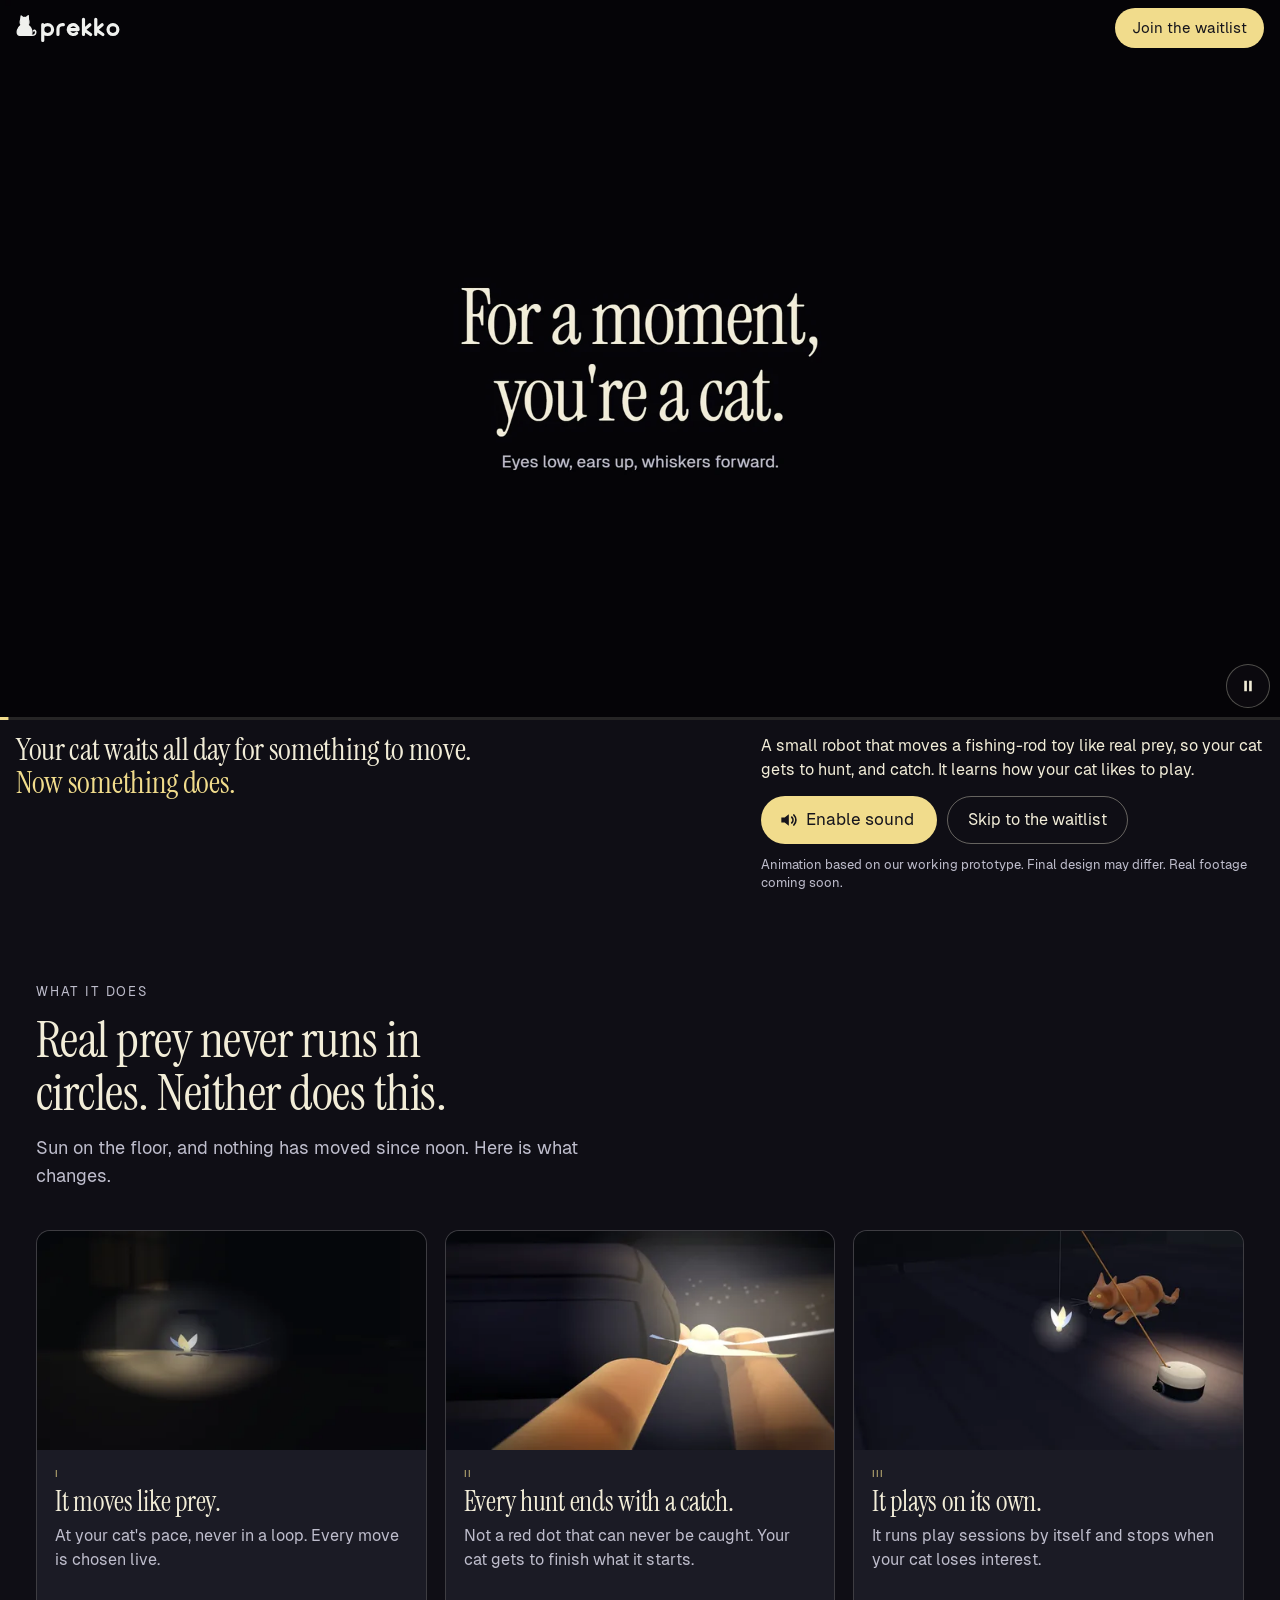
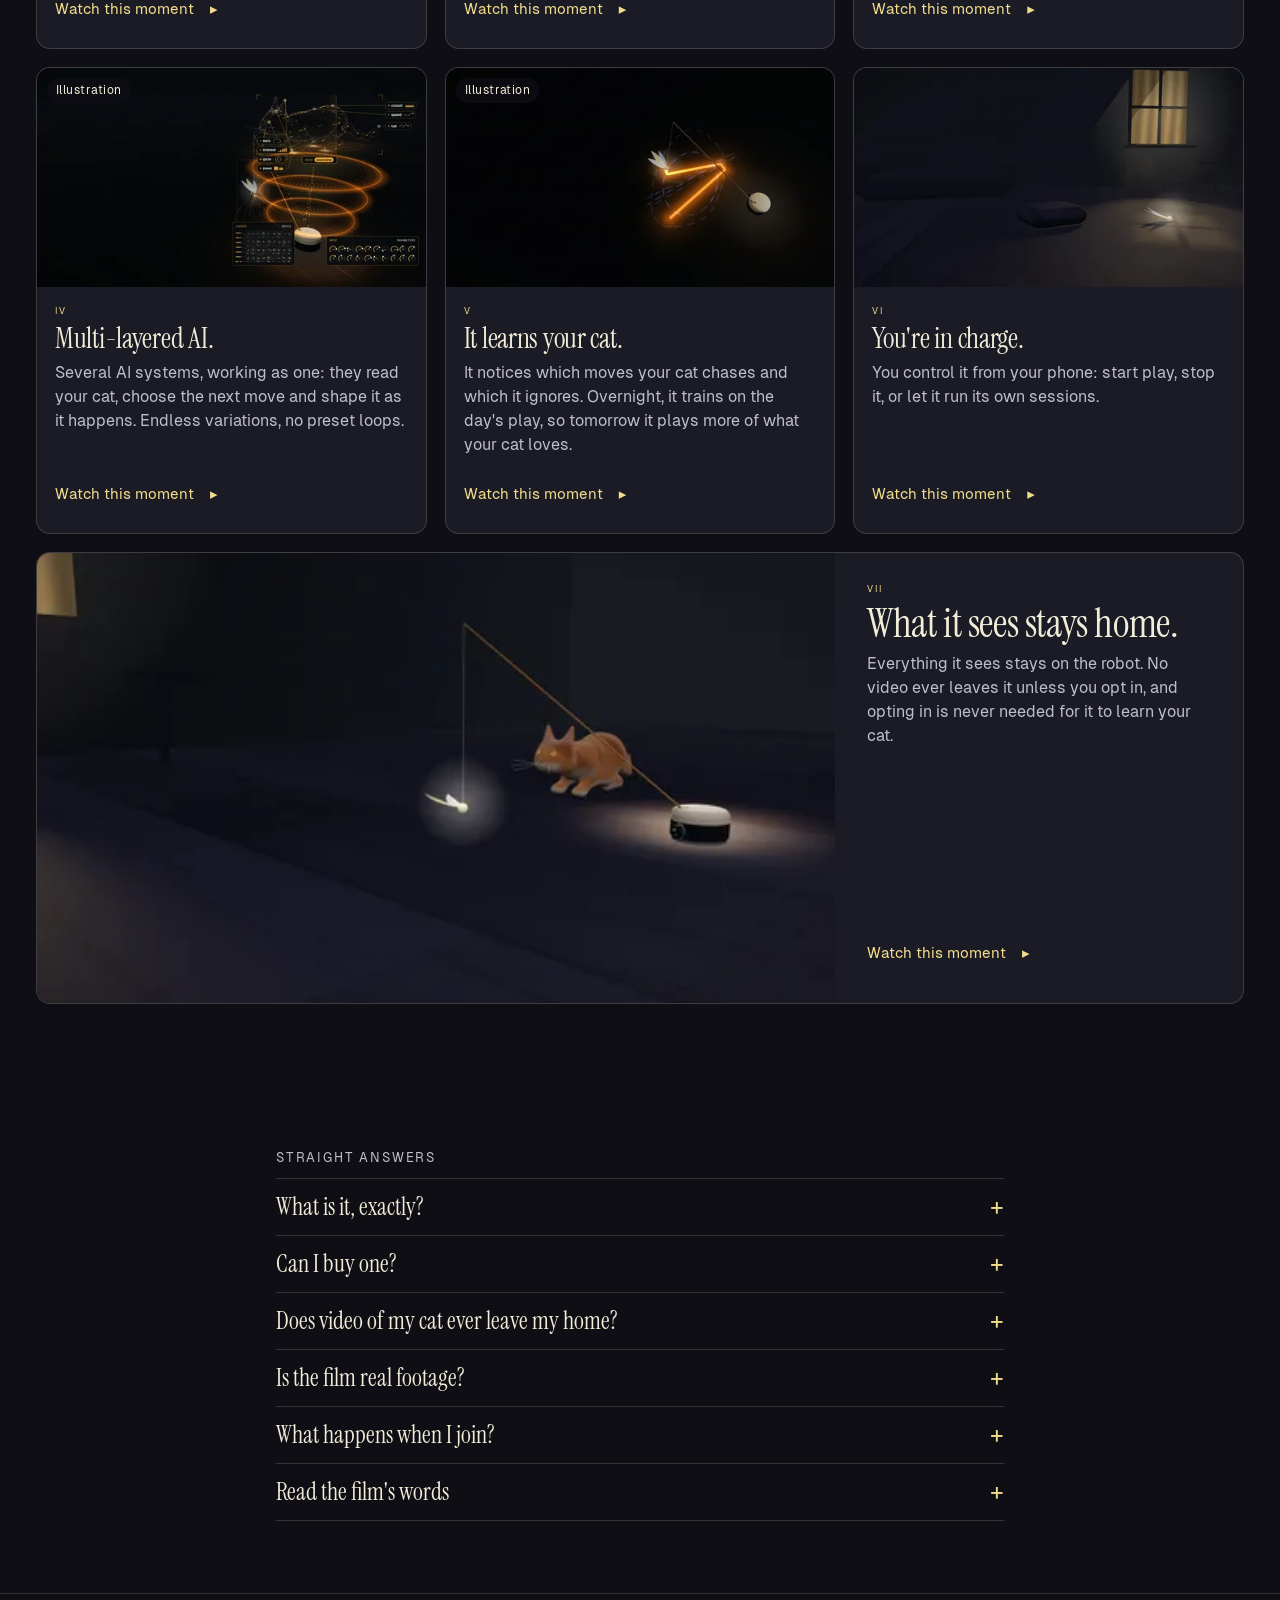
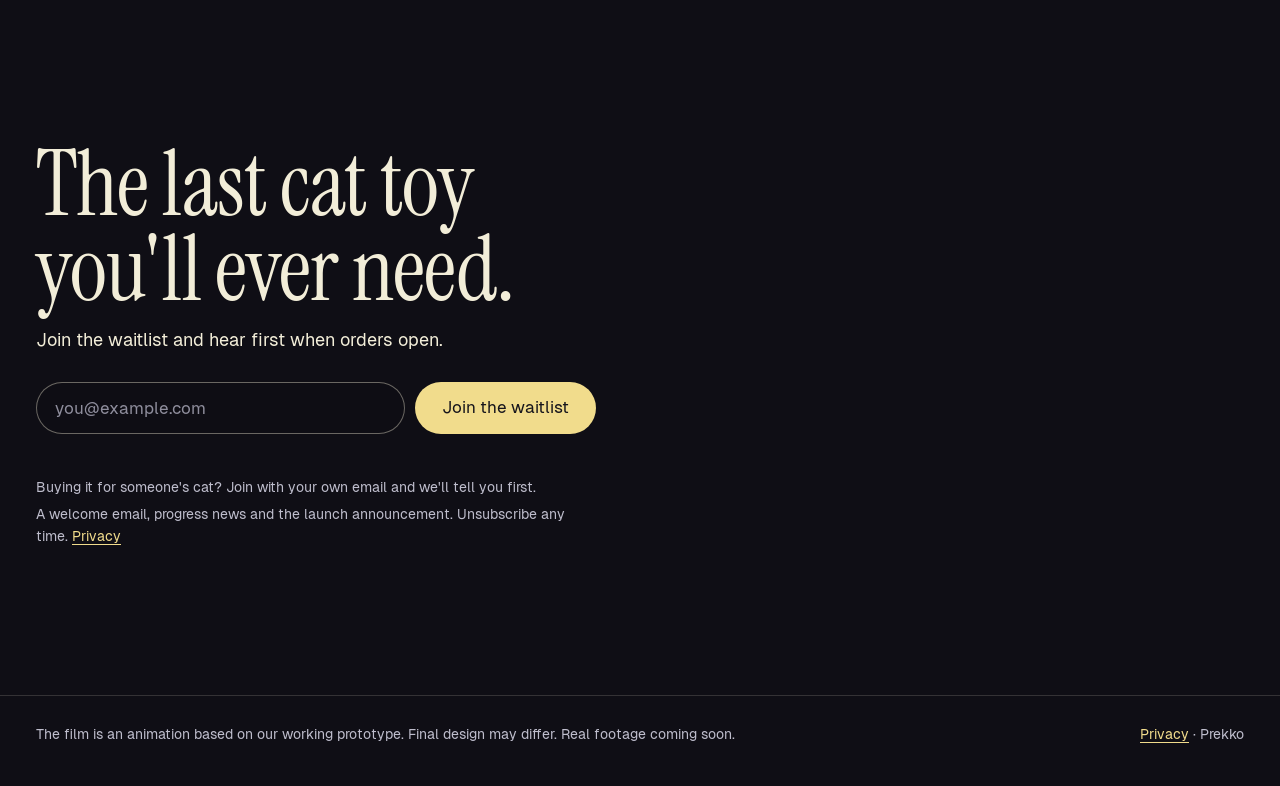
<file: index.html>
<!doctype html>
<html lang="en">
<head>
<meta charset="utf-8">
<meta name="viewport" content="width=device-width, initial-scale=1, viewport-fit=cover">
<title>Prekko Pawbot™: it plays like prey</title>
<meta name="description" content="A small robot that moves a fishing-rod toy like real prey, so your cat gets to hunt, and catch. Working prototype. Join the waitlist.">
<meta name="theme-color" content="#0f0e15">
<meta property="og:title" content="Your cat waits all day for something to move. Now something does.">
<meta property="og:description" content="A small robot that plays with your cat like real prey, and learns what your cat loves. Working prototype; join the waitlist.">
<meta property="og:type" content="website">
<meta property="og:image" content="https://prekko.com/media/og.jpg">
<meta property="og:image:width" content="1200">
<meta property="og:image:height" content="630">
<meta property="og:image:alt" content="A ginger cat watching a feather lure held out by a small robot with a fishing rod.">
<meta name="twitter:card" content="summary_large_image">
<link rel="icon" href="favicon.ico" sizes="48x48">
<link rel="icon" href="favicon.svg" type="image/svg+xml">
<link rel="apple-touch-icon" href="apple-touch-icon-180.png">
<link rel="preload" as="image" href="media/poster-card-wide.webp" media="(orientation: landscape)" fetchpriority="high">
<link rel="preload" as="image" href="media/poster-card-tall.webp" media="(orientation: portrait)" fetchpriority="high">
<noscript><style>.ctl,.prog,#snd{display:none}</style></noscript>
<link rel="preload" as="font" type="font/woff2" href="fonts/instrument-serif-400.woff2" crossorigin>
<style>
@font-face{font-family:"Instrument Serif";font-weight:400;font-display:swap;src:url(fonts/instrument-serif-400.woff2) format("woff2")}
@font-face{font-family:"Geist";font-weight:400;font-display:swap;src:url(fonts/geist-400.woff2) format("woff2")}
/* Fallbacks scaled to the web fonts' widths, so the swap barely moves a line */
@font-face{font-family:"Serif FB";src:local("Georgia"),local("Times New Roman");size-adjust:76.8%}
@font-face{font-family:"Sans FB";src:local("Arial"),local("Helvetica"),local("Segoe UI");size-adjust:106.8%}
:root{
  --bg:#0f0e15;      /* the film's own black: the frame melts into the page */
  --dusk:#1b1b25;    /* panels */
  --sun:#f1dc8c;     /* the sunbeam: primary actions */
  --ink:#f2edd8;     /* text */
  --muted:#bebdcc;   /* secondary text */
  --line:rgba(242,237,216,.16);
  --serif:"Instrument Serif","Serif FB",Georgia,serif;
  --sans:"Geist","Sans FB",system-ui,-apple-system,"Segoe UI",sans-serif;
  --g:16px; --hdr:56px; --band:176px;
  color-scheme:dark;
}
*,*::before,*::after{box-sizing:border-box}
html{background:var(--bg);-webkit-text-size-adjust:100%;scroll-padding-top:72px}
@media (prefers-reduced-motion:no-preference){html{scroll-behavior:smooth}}
body{margin:0;background:var(--bg);color:var(--ink);font:400 17px/1.55 var(--sans);overflow-x:clip}
a{color:var(--sun);text-underline-offset:3px}
:focus-visible{outline:2px solid var(--sun);outline-offset:3px;border-radius:4px}
.sr{position:absolute;width:1px;height:1px;margin:-1px;overflow:hidden;clip:rect(0 0 0 0);white-space:nowrap}
h1,h2,h3{font-family:var(--serif);font-weight:400;letter-spacing:-.01em;margin:0}
.btn{display:inline-flex;align-items:center;justify-content:center;gap:8px;min-height:44px;max-width:100%;padding:0 20px;border-radius:999px;font:400 16px/1.15 var(--sans);text-decoration:none;text-align:center;border:1px solid transparent;cursor:pointer;white-space:nowrap}
@media (max-width:480px){.btn{white-space:normal;padding-top:6px;padding-bottom:6px}}
.btn--sun{background:var(--sun);color:#16151c}
.btn--sun:hover{background:#f6e7ad}
.btn--ghost{background:transparent;color:var(--ink);border-color:rgba(242,237,216,.38)}
.btn--ghost:hover{border-color:var(--ink)}
.btn svg{width:20px;height:20px;flex:none}

/* Header: fixed, transparent on the film, solid once you scroll */
.top{position:fixed;inset:0 0 auto;z-index:5;height:var(--hdr);display:flex;align-items:center;justify-content:space-between;padding:0 var(--g);padding-top:env(safe-area-inset-top);transition:background-color .3s}
.top.solid{background:var(--bg);box-shadow:0 1px 0 var(--line)}
.top .btn{min-height:40px;padding:0 16px;font-size:15px}
.brand{display:block;padding:10px 6px;margin-left:-6px;color:var(--ink)}
.brand svg{display:block;width:104px;height:27px}
#sentinel{position:absolute;top:0;height:8px;width:1px}

/* The film: the whole film, muted, at its own pace */
.film{position:relative;margin:0 auto;background:var(--bg);aspect-ratio:16/9;
  width:min(100%,calc((100vh - var(--band)) * 16 / 9));width:min(100%,calc((100svh - var(--band)) * 16 / 9))}
.film picture{position:absolute;inset:0}
.film img,.film>video,.film>noscript>video{position:absolute;inset:0;width:100%;height:100%;object-fit:cover;display:block}
.film>video{opacity:0}
.film.on>video{opacity:1}
/* The film fades to black at its end; the page fades its closing card back up under the end buttons */
.film.ended>video{opacity:0;transition:none}
.film.ended.hold>video{opacity:1;transition:opacity .9s ease-out}
.prog{position:absolute;left:0;right:0;bottom:0;height:3px;background:rgba(242,237,216,.14);pointer-events:none}
.prog i{display:block;height:100%;background:var(--sun);transform-origin:0 50%;transform:scaleX(0)}
.ctl{position:absolute;right:10px;bottom:12px}
.pill{display:inline-flex;align-items:center;justify-content:center;min-height:44px;min-width:44px;padding:0;border-radius:999px;border:1px solid rgba(242,237,216,.3);background:rgba(15,14,21,.6);color:var(--ink);cursor:pointer}
.pill:hover{border-color:var(--ink)}
.pill svg{width:18px;height:18px}
#pp .i-play,#pp.paused .i-pause{display:none}
#pp.paused .i-play{display:block}
.film.ended .prog,.film.ended .ctl,.film.idle .ctl,.film.nov .ctl,.film.idle .prog{display:none}
.big{position:absolute;z-index:1;left:50%;top:50%;transform:translate(-50%,-50%);display:flex;align-items:center;gap:14px;min-height:64px;padding:0 26px 0 12px;border-radius:999px;border:0;background:var(--sun);color:#16151c;font:400 18px/1.2 var(--sans);cursor:pointer;text-align:left}
.big b{font-weight:400;white-space:nowrap}
.big span{display:block;font-size:14px;opacity:.75}
.big i{display:grid;place-items:center;width:44px;height:44px;border-radius:50%;background:#16151c;color:var(--sun)}
.big svg{width:18px;height:18px;margin-left:3px}
.end{position:absolute;inset:0;display:flex;flex-wrap:wrap;align-items:center;justify-content:center;align-content:end;gap:12px;padding:16px 16px 6%;background:linear-gradient(180deg,rgba(15,14,21,0) 68%,rgba(15,14,21,.85) 100%)}
.end .btn--ghost{background:rgba(15,14,21,.6)}
@media (prefers-reduced-motion:no-preference){.film>video{transition:opacity .6s ease-out}.end{animation:in .9s ease-out both}}
@keyframes in{from{opacity:0}}
[hidden]{display:none!important}
/* Sound cue: about ten seconds after the film starts muted, a callout over the film points at Enable sound and the
   button pulses; afterwards a small "Sound off" chip stays on the film while it plays muted */
.cue{position:absolute;z-index:2;bottom:22px;left:var(--cx,50%);transform:translateX(-50%);width:max-content;max-width:min(420px,88%);display:flex;gap:12px;align-items:center;padding:12px 18px 12px 14px;border-radius:16px;background:rgba(15,14,21,.9);border:1px solid rgba(241,220,140,.45);color:var(--ink);font:400 16px/1.35 var(--sans);opacity:0;pointer-events:none}
.cue.show{opacity:1;pointer-events:auto;cursor:pointer}
.cue b{display:block;font-weight:400;color:var(--sun)}
.cue svg{flex:none;width:26px;height:26px;color:var(--sun)}
.cue .dn{position:absolute;left:50%;bottom:-30px;width:22px;height:22px;margin-left:-11px;color:var(--sun)}
.mchip{position:absolute;z-index:2;left:10px;bottom:12px;gap:6px;padding:0 14px 0 10px;font:400 14px/1 var(--sans)}
.film.ended .mchip,.film.idle .mchip{display:none}
.film.cueing .ctl{visibility:hidden}
@media (prefers-reduced-motion:no-preference){
  .cue{transition:opacity .5s ease-out}
  .cue .dn{animation:bob 1.1s ease-in-out infinite}
  #snd.nudge{animation:nudge 1.6s ease-out infinite}
}
#snd.nudge{box-shadow:0 0 0 3px rgba(241,220,140,.55)}
@keyframes bob{50%{transform:translateY(6px)}}
@keyframes nudge{0%{box-shadow:0 0 0 0 rgba(241,220,140,.7)}70%{box-shadow:0 0 0 16px rgba(241,220,140,0)}100%{box-shadow:0 0 0 0 rgba(241,220,140,0)}}
@media (orientation:portrait){.cue{bottom:18px;font-size:15px}.cue .dn{bottom:-28px}}

/* Promise band: under the picture, never over it */
.band{max-width:1180px;max-width:max(1180px,calc((100svh - var(--band)) * 16 / 9));margin:0 auto;padding:14px var(--g) 18px}
@media (orientation:landscape) and (min-width:720px){.band{display:grid;grid-template-columns:minmax(0,1.4fr) minmax(0,1fr);column-gap:40px;align-items:start}}
.fine{margin:12px 0 0;font-size:13px;line-height:1.4;color:var(--muted)}
h1{font-size:clamp(28px,2.4vw,44px);line-height:1.08;text-wrap:balance;margin-bottom:12px}
@media (orientation:landscape) and (min-width:720px){h1{margin-bottom:0}}
h1 span{display:block}
h1 span+span{color:var(--sun)}
.sub{margin:0 0 14px;font-size:16px;line-height:1.5;color:var(--ink)}
.cta{display:flex;flex-wrap:wrap;gap:10px}
.cta .btn{flex:0 1 auto}
#snd{min-height:48px;padding:0 22px 0 16px;font-size:17px}
@media (orientation:portrait){
  .film{aspect-ratio:1/2;width:min(100%,calc((100vh - 196px) / 2));width:min(100%,calc((100svh - 196px) / 2))}
  /* On a phone the sound button sits right under the film, then the line that says what it is */
  .band{display:flex;flex-direction:column;padding-top:12px;max-width:560px}
  .band>div{display:contents}
  .cta{order:-2;margin-bottom:12px}
  .sub{order:-1;margin-bottom:12px}
  .fine{font-size:12.5px}
  h1{font-size:clamp(26px,7.3vw,40px)}
  .cta .btn{flex:1 1 auto}
  .end{background:linear-gradient(180deg,rgba(15,14,21,0) 76%,rgba(15,14,21,.9) 94%)}
  .big{top:80%}
}
@media (orientation:landscape) and (max-height:520px){:root{--band:0px}}

/* Sections */
.sec{max-width:1240px;margin:0 auto;padding:72px var(--g)}
.eyebrow{margin:0 0 10px;font-size:13px;letter-spacing:.14em;text-transform:uppercase;color:var(--muted)}
h2{font-size:clamp(32px,4vw,56px);line-height:1.05;max-width:20ch;text-wrap:balance}
.lede{margin:14px 0 0;max-width:46ch;color:var(--muted);font-size:18px}
.cards:focus-visible{outline-offset:-2px}
.cards{list-style:none;margin:32px calc(-1 * var(--g)) 0;padding:0 var(--g) 8px;display:grid;grid-auto-flow:column;grid-auto-columns:86%;gap:14px;overflow-x:auto;scroll-snap-type:x mandatory;scroll-padding:0 var(--g);overscroll-behavior-x:contain}
.card{position:relative;scroll-snap-align:start;display:flex;flex-direction:column;background:var(--dusk);border:1px solid var(--line);border-radius:14px;overflow:hidden}
.tag{position:absolute;top:10px;left:10px;padding:3px 9px;border-radius:999px;background:rgba(15,14,21,.78);color:var(--ink);font-size:12px;letter-spacing:.04em}
.card img{display:block;width:100%;height:auto;aspect-ratio:1200/676;background:#14131b}
.card div{padding:16px 18px 18px;display:flex;flex-direction:column;flex:1}
.num{font:400 13px/1 var(--sans);letter-spacing:.16em;color:var(--sun);font-variant:small-caps}
.card h3{font-size:28px;line-height:1.05;margin:8px 0 8px}
.card p{margin:0 0 14px;color:var(--muted);font-size:16px;line-height:1.5}
.card button{margin-top:auto;align-self:flex-start;background:none;border:0;padding:0;min-height:44px;color:var(--sun);font:400 15px/1 var(--sans);cursor:pointer;display:inline-flex;align-items:center;gap:8px}
.card button:hover{text-decoration:underline;text-underline-offset:3px}
@media (min-width:700px){.cards{grid-auto-columns:44%}}
@media (min-width:1100px){.cards{grid-auto-flow:row;grid-template-columns:repeat(3,minmax(0,1fr));overflow:visible;margin:40px 0 0;padding:0;gap:18px}
  /* The privacy promise closes the row on its own: picture left, words right */
  .card--wide{grid-column:1/-1;flex-direction:row}
  .card--wide img{width:calc((100% - 36px) / 3 * 2 + 18px);flex:none}
  .card--wide div{justify-content:center;padding:28px 32px}
  .card--wide h3{font-size:40px}}

.qa{max-width:760px}
details{border-top:1px solid var(--line)}
details:last-of-type{border-bottom:1px solid var(--line)}
summary{list-style:none;cursor:pointer;min-height:56px;display:flex;align-items:center;justify-content:space-between;gap:16px;font:400 24px/1.2 var(--serif);padding:10px 0}
summary::-webkit-details-marker{display:none}
summary::after{content:"+";font:400 24px/1 var(--sans);color:var(--sun)}
details[open] summary::after{content:"\2212"}
details p{margin:0 0 18px;color:var(--muted);max-width:56ch}

.join{position:relative;overflow:hidden;min-height:78vh;display:grid;align-items:center;border-top:1px solid var(--line)}
.join>img{position:absolute;inset:0;width:100%;height:100%;object-fit:cover;opacity:.72}
.join::after{content:"";position:absolute;inset:0;background:linear-gradient(180deg,var(--bg) 0%,rgba(15,14,21,.35) 45%,var(--bg) 100%)}
.join .sec{position:relative;z-index:1;width:100%}
.join h2{font-size:clamp(48px,7vw,104px);line-height:.95}
.join .lede{color:var(--ink)}
form{margin-top:28px;max-width:560px}
.row{display:flex;gap:10px;flex-wrap:wrap}
input[type=email]{flex:1 1 260px;min-height:52px;padding:0 18px;border-radius:999px;border:1px solid rgba(242,237,216,.4);background:rgba(15,14,21,.75);color:var(--ink);font:400 17px/1 var(--sans)}
input[type=email]::placeholder{color:#8e8d9c}
input[type=email]:focus{outline:2px solid var(--sun);outline-offset:2px;border-color:transparent}
input[aria-invalid=true]{border-color:#f0a7a0}
form .btn{min-height:52px;padding:0 26px;font-size:17px}
form.busy .btn{opacity:.7;cursor:progress}
.hp{position:absolute;left:-9999px;width:1px;height:1px;overflow:hidden}
.msg{min-height:1.55em;margin:12px 0 0;font-size:16px}
.msg.ok{color:var(--sun)}
.msg.err{color:#f6c0ba}
.small{margin:6px 0 0;font-size:14px;color:var(--muted)}
form.done .btn{opacity:1;cursor:default}
.msg:focus{outline:none}
form.done input{border-color:var(--sun)}

footer{border-top:1px solid var(--line)}
footer .sec{padding-top:28px;padding-bottom:40px;display:flex;flex-wrap:wrap;gap:8px 24px;justify-content:space-between;font-size:14px;color:var(--muted)}
footer p{margin:0}

/* Theater: the same film, from the same moment, with sound */
dialog{padding:0;border:0;margin:0;width:100%;height:100%;max-width:none;max-height:none;background:#000;color:var(--ink)}
dialog::backdrop{background:var(--bg)}
dialog[open]{display:flex;flex-direction:column}
.dbar{display:flex;align-items:center;gap:10px;padding:8px var(--g);padding-top:max(8px,env(safe-area-inset-top));flex-wrap:wrap;background:var(--bg)}
.dbar p{margin:0 auto 0 0;font-size:14px;color:var(--muted)}
#dclose{margin-left:auto}
.dbar p+.btn{margin-left:0}
@media (max-width:640px){.dbar p{display:none}.dbar .btn{flex:1 1 auto;padding:0 12px}}
#stage{flex:1;min-height:0;position:relative}
#stage>video{position:absolute;inset:0;width:100%;height:100%;object-fit:contain;opacity:1;background:#000}
</style>
</head>
<body>
<div id="sentinel"></div>
<header class="top" id="top">
  <a class="brand" href="./" aria-label="Prekko, home"><svg viewBox="11.3 8.5 419.2 110" aria-hidden="true"><g transform="translate(0 4)"><path d="M24 88C15 88 12 77 15 66C18 56 25 49 30 45C26 40 25 32 28 24L30 8L38 15Q44 13 50 15L59 7L60 24C63 32 62 40 58 45C64 49 71 56 73 66C76 77 73 88 64 88Z" fill="#F0F1EE" stroke="#F0F1EE" stroke-width="5" stroke-linejoin="round"/><path d="M62 87.25H74C86 87.25 91 80 89 72C88 66 83 65 81 69" fill="none" stroke="#F0F1EE" stroke-width="6.5" stroke-linecap="round" stroke-linejoin="round"/></g><path transform="translate(118 48)" d="M0 0V64M0 20A20 20 0 1 0 40 20A20 20 0 1 0 0 20ZM62 40V18A18 18 0 0 1 80 0H84M104 20H144A20 20 0 1 0 138.14 34.14M166 -22V40M192 0L168 21L195 40M216 -22V40M242 0L218 21L245 40M266 20A20 20 0 1 0 306 20A20 20 0 1 0 266 20Z" fill="none" stroke="#F0F1EE" stroke-width="13" stroke-linecap="round" stroke-linejoin="round"/></svg></a>
  <a class="btn btn--sun" href="#join">Join the waitlist</a>
</header>

<main>
<section class="hero" aria-labelledby="h1">
  <figure class="film" id="film" style="margin:0 auto">
    <picture>
      <source media="(orientation: portrait)" srcset="media/poster-card-tall.webp" width="1080" height="2160">
      <img src="media/poster-card-wide.webp" width="1920" height="1080" fetchpriority="high" alt="For a moment, you're a cat. Eyes low, ears up, whiskers forward.">
    </picture>
    <video id="v" muted playsinline disablepictureinpicture preload="none" tabindex="-1" aria-label="The film, an animation based on our working prototype" aria-describedby="words"></video>
    <noscript><video src="media/film-wide-720.mp4" poster="media/poster-card-wide.webp" controls playsinline></video></noscript>
    <div class="prog" aria-hidden="true"><i id="prog"></i></div>
    <div class="ctl"><button class="pill" id="pp" type="button" aria-label="Pause"><svg class="i-pause" viewBox="0 0 24 24" aria-hidden="true"><path d="M7 5h3.5v14H7zM13.5 5H17v14h-3.5z" fill="currentColor"/></svg><svg class="i-play" viewBox="0 0 24 24" aria-hidden="true"><path d="M7 4.5v15L19.5 12z" fill="currentColor"/></svg></button></div>
    <div class="cue" id="cue" role="status" aria-live="polite" hidden><svg viewBox="0 0 24 24" aria-hidden="true"><path d="M4 9h4l5-4v14l-5-4H4z" fill="currentColor"/><path d="M16.5 9.5l5 5m0-5l-5 5" fill="none" stroke="currentColor" stroke-width="2" stroke-linecap="round"/></svg><span><b>The film is playing muted.</b>Tap Enable sound to hear it.</span><svg class="dn" viewBox="0 0 24 24" aria-hidden="true"><path d="M12 4v15m-6-6l6 6 6-6" fill="none" stroke="currentColor" stroke-width="2.4" stroke-linecap="round" stroke-linejoin="round"/></svg></div>
    <button class="pill mchip" id="mchip" type="button" hidden><svg viewBox="0 0 24 24" aria-hidden="true"><path d="M4 9h4l5-4v14l-5-4H4z" fill="currentColor"/><path d="M16.5 9.5l5 5m0-5l-5 5" fill="none" stroke="currentColor" stroke-width="2" stroke-linecap="round"/></svg>Turn sound on</button>
    <button class="big" id="play" type="button" hidden><i><svg viewBox="0 0 24 24" aria-hidden="true"><path d="M6 3.5v17L20 12z" fill="currentColor"/></svg></i><b>Play the film<span>2¾ minutes</span></b></button>
    <div class="end" id="end" hidden>
      <a class="btn btn--sun" href="#join" id="endjoin">Join the waitlist</a>
      <button class="btn btn--ghost" type="button" id="again">Watch again</button>
    </div>
  </figure>
  <div class="band">
    <h1 id="h1"><span>Your cat waits all day for something to move.</span> <span>Now something does.</span></h1>
    <div>
      <p class="sub">A small robot that moves a fishing-rod toy like real prey, so your cat gets to hunt, and catch. It learns how your cat likes to play.</p>
      <div class="cta">
        <button class="btn btn--sun" type="button" id="snd"><svg viewBox="0 0 24 24" aria-hidden="true"><path d="M4 9h4l5-4v14l-5-4H4z" fill="currentColor"/><path d="M16.5 8.5a5 5 0 0 1 0 7M19 6a8.5 8.5 0 0 1 0 12" fill="none" stroke="currentColor" stroke-width="2" stroke-linecap="round"/></svg>Enable sound</button>
        <a class="btn btn--ghost" href="#join">Skip to the waitlist</a>
      </div>
      <p class="fine">Animation based on our working prototype. Final design may differ. Real footage coming soon.</p>
    </div>
  </div>
</section>

<section class="sec" id="what" aria-labelledby="what-h">
  <p class="eyebrow">What it does</p>
  <h2 id="what-h">Real prey never runs in circles. Neither does this.</h2>
  <p class="lede">Sun on the floor, and nothing has moved since noon. Here is what changes.</p>
  <ol class="cards" tabindex="0" aria-label="What it does, seven cards">
    <li class="card"><img data-s="04-dart" width="800" height="450" loading="lazy" decoding="async" alt="The feather lure low over a sunlit wooden floor."><div><span class="num">i</span><h3>It moves like prey.</h3><p>At your cat's pace, never in a loop. Every move is chosen live.</p><button type="button" data-film="38.9">Watch this moment<span class="sr">: It moves like prey</span> <span aria-hidden="true">&#9656;</span></button></div></li>
    <li class="card"><img data-s="05-pounce" width="800" height="450" loading="lazy" decoding="async" alt="Two ginger paws pin the feather lure at the end of a pounce."><div><span class="num">ii</span><h3>Every hunt ends with a catch.</h3><p>Not a red dot that can never be caught. Your cat gets to finish what it starts.</p><button type="button" data-film="55.8">Watch this moment<span class="sr">: Every hunt ends with a catch</span> <span aria-hidden="true">&#9656;</span></button></div></li>
    <li class="card"><img data-s="06-who" width="800" height="450" loading="lazy" decoding="async" alt="A ginger cat crouches behind the small robot, watching the feather lure it holds out on its fishing rod."><div><span class="num">iii</span><h3>It plays on its own.</h3><p>It runs play sessions by itself and stops when your cat loses interest.</p><button type="button" data-film="68.6">Watch this moment<span class="sr">: It plays on its own</span> <span aria-hidden="true">&#9656;</span></button></div></li>
    <li class="card"><img data-s="07-how-it-works" width="800" height="450" loading="lazy" decoding="async" alt="An illustration of the AI at work: glowing lines trace the cat, a ring of light rises from the robot, and panels of small tiles and dials stand for the many choices it weighs."><span class="tag" aria-hidden="true">Illustration</span><div><span class="num">iv</span><h3>Multi-layered AI.</h3><p>Several AI systems, working as one: they read your cat, choose the next move and shape it as it happens. Endless variations, no preset loops.</p><button type="button" data-film="87.4">Watch this moment<span class="sr">: Multi-layered AI</span> <span aria-hidden="true">&#9656;</span></button></div></li>
    <li class="card"><img data-s="08-learns" width="800" height="450" loading="lazy" decoding="async" alt="An illustration of the lure's path, drawn as glowing lines. Illustration, not recorded data."><span class="tag" aria-hidden="true">Illustration</span><div><span class="num">v</span><h3>It learns your cat.</h3><p>It notices which moves your cat chases and which it ignores. Overnight, it trains on the day's play, so tomorrow it plays more of what your cat loves.</p><button type="button" data-film="112.3">Watch this moment<span class="sr">: It learns your cat</span> <span aria-hidden="true">&#9656;</span></button></div></li>
    <li class="card"><img data-s="10-your-cats-day" width="800" height="450" loading="lazy" decoding="async" alt="The room in late sun, the lure resting on the rug."><div><span class="num">vi</span><h3>You're in charge.</h3><p>You control it from your phone: start play, stop it, or let it run its own sessions.</p><button type="button" data-film="147.3" data-tall="146.8">Watch this moment<span class="sr">: You're in charge</span> <span aria-hidden="true">&#9656;</span></button></div></li>
    <li class="card card--wide"><img data-s="09-stays-home" width="800" height="450" loading="lazy" decoding="async" alt="The ginger cat crouched by the small robot in a dim room, watching the feather lure."><div><span class="num">vii</span><h3>What it sees stays home.</h3><p>Everything it sees stays on the robot. No video ever leaves it unless you opt in, and opting in is never needed for it to learn your cat.</p><button type="button" data-film="133.5">Watch this moment<span class="sr">: What it sees stays home</span> <span aria-hidden="true">&#9656;</span></button></div></li>
  </ol>
</section>

<section class="sec qa" aria-labelledby="qa-h">
  <p class="eyebrow">Straight answers</p>
  <h2 id="qa-h" class="sr">Straight answers</h2>
  <details><summary>What is it, exactly?</summary><p>A small robot that moves a fishing-rod toy like prey. It plays on its own, learns how your cat likes to play, and you control it from your phone.</p></details>
  <details><summary>Can I buy one?</summary><p>Not yet. The waitlist hears first when orders open.</p></details>
  <details><summary>Does video of my cat ever leave my home?</summary><p>Not unless you opt in. Everything it sees stays on the robot. Sharing is completely optional, and it isn't needed for it to learn your cat: it learns just as well if you never opt in.</p></details>
  <details><summary>Is the film real footage?</summary><p>It's an animation built from our working prototype's design. Real footage of the prototype playing with cats replaces it soon. Final design may differ.</p></details>
  <details><summary>What happens when I join?</summary><p>A welcome email, occasional progress news and the launch announcement. Every email has an unsubscribe link.</p></details>
  <details><summary>Read the film's words</summary><div id="words" data-transcript>
    <p>For a moment, you're a cat. Eyes low, ears up, whiskers forward.</p>
    <p>Hour six. It's the sixth hour of an empty afternoon. The sun has crawled halfway across the floor, and nothing in this house has moved in hours. Your world sits a hand's width off the ground. You've been waiting all day for something, anything, to happen.</p>
    <p>Something moved. Then, at the edge of the rug, a feather twitches. Your pupils swell until the whole room goes soft and only that one point stays sharp.</p>
    <p>Freeze. It stops dead. So do you. Every muscle loads like a spring, because anything that holds this still is hiding something.</p>
    <p>Dart. It streaks across the sunlight and vanishes behind the cushion. A long pause. Then the tip of it shows again, testing the air. Real prey never runs in circles. It runs, it hides, and it checks whether you're still watching. So does this.</p>
    <p>Pounce. Now. Got it. Both paws, every claw, the whole long afternoon spent in a single leap. Every hunt deserves an ending you can catch.</p>
    <p>Who's moving the toy? Meet the Prekko Pawbot™. It runs play sessions on its own and stops when your cat loses interest. It doesn't play back a loop. Every move is chosen live, for your cat. Working prototype shown; final design may differ.</p>
    <p>Multi-layered AI. Several AI systems, working as one. See: It reads your cat in real time: where they are, how fast they move, where they look, how low they crouch and how interested they are. (Illustration, not the real model.) Choose: A strategy layer reads your cat's mood and picks the moves your cat chases. Move: A motion layer fine-tunes every move as it happens. Endless variations. No preset loops.</p>
    <p>It learns your cat. Every session teaches it something: which moves make your cat crouch and chase, and which ones they walk away from. (Illustration of how it learns, not recorded data.) Overnight, it trains on the day's play and comes back sharper. It learns how your cat plays and gets better at playing with your cat over time.</p>
    <p>What it sees stays home. Everything it sees stays on the robot. No video ever leaves it unless you opt in. Opting in is completely optional, and it isn't needed for it to learn your cat.</p>
    <p>Your cat's day. You control it from your phone. A planned tracker in the app would keep the story of each day: when the hunts happened, how long they lasted, and the quiet stretches in between. (Planned feature, not in the prototype shown; example numbers.)</p>
    <p>The last cat toy you'll ever need. Prekko Pawbot is still a working prototype, and its price and ship date are not set yet. People on the list get launch updates by email. Working prototype shown; final design may differ.</p>
  </div></details>
</section>

<section class="join" id="join" aria-labelledby="join-h">
  <img data-s="11-waitlist" width="1200" height="676" loading="lazy" decoding="async" alt="">
  <div class="sec">
    <h2 id="join-h">The last cat toy you'll ever need.</h2>
    <p class="lede">Join the waitlist and hear first when orders open.</p>
    <form id="form" method="post" action="https://api.prekko.com/lead" novalidate>
      <div class="row">
        <label class="sr" for="email">Email address</label>
        <input id="email" name="email" type="email" autocomplete="email" inputmode="email" autocapitalize="off" spellcheck="false" required placeholder="you@example.com" aria-describedby="msg">
        <button class="btn btn--sun" id="go" type="submit">Join the waitlist</button>
      </div>
      <div class="hp" aria-hidden="true"><label for="website">Leave this empty</label><input id="website" name="website" type="text" tabindex="-1" autocomplete="off"></div>
      <p class="msg" id="msg" role="status" aria-live="polite" tabindex="-1"></p>
      <p class="small">Buying it for someone's cat? Join with your own email and we'll tell you first.</p>
      <p class="small">A welcome email, progress news and the launch announcement. Unsubscribe any time. <a href="privacy.html">Privacy</a></p>
      <noscript><p class="small">Joining needs JavaScript turned on.</p></noscript>
    </form>
  </div>
</section>
</main>

<footer>
  <div class="sec">
    <p>The film is an animation based on our working prototype. Final design may differ. Real footage coming soon.</p>
    <p><a href="privacy.html">Privacy</a> &middot; Prekko</p>
  </div>
</footer>

<dialog id="dlg" aria-label="The film, with sound">
  <div class="dbar">
    <p>Animation based on our working prototype. Final design may differ.</p>
    <button class="btn btn--ghost" type="button" id="restart">Restart</button>
    <button class="btn btn--sun" type="button" id="dskip">Skip to the waitlist</button>
    <button class="btn btn--ghost" type="button" id="dclose" autofocus>Close</button>
  </div>
  <div id="stage"></div>
</dialog>

<script>
(function () {
  var d = document, w = window, n = navigator, c = n.connection || {};
  var $ = function (id) { return d.getElementById(id); };
  var mm = function (q) { return !!(w.matchMedia && w.matchMedia(q).matches); };
  var v = $("v"), film = $("film"), pp = $("pp"), big = $("play"), end = $("end"), bar = $("prog"), dlg = $("dlg"), stage = $("stage");
  var et = c.effectiveType || "", low = c.saveData === true || /2g|3g/.test(et);
  // Reduced motion, Save-Data and 2g wait for a tap; everyone else gets the film playing, muted
  var calm = mm("(prefers-reduced-motion: reduce)") || c.saveData === true || /2g/.test(et);
  var done = false, av1 = false, userPaused = false, autoPaused = false, started = false, inView = true, stilled = false;
  var tall = function () { return mm("(orientation: portrait)"); };

  // Tall on portrait screens. 1080p only where the line is known to carry it: a 4g connection on a screen 1200 CSS px
  // wide (tall: 1600 high) or 2x+; without NetInfo (Safari, Firefox) only on a computer-sized window. 720p for the rest,
  // Save-Data, 2g/3g, and any line whose poster came in under 3 Mbps (or not within 2 s).
  var posterMbps = Infinity;
  function measure(img) {
    var e = w.performance && performance.getEntriesByName && performance.getEntriesByName(img.currentSrc || img.src)[0];
    var bytes = e && (e.encodedBodySize || e.transferSize), ms = e && e.responseEnd - e.responseStart;
    if (bytes > 8000 && e.transferSize !== 0 && ms > 0) posterMbps = bytes * 8 / ms / 1000; // a cached poster says nothing
  }
  function pick() {
    var t = tall(), big = t ? w.innerHeight >= 1600 : w.innerWidth >= 1200, dense = (w.devicePixelRatio || 1) >= 2;
    var hi = !low && posterMbps >= 3 && (et === "4g" ? big || dense : !et && big && !t);
    return "media/film-" + (t ? "tall" : "wide") + "-" + (hi ? 1080 : 720);
  }
  // AV1 WebM first where the device decodes it well, then H.264. #t= starts mid-film.
  function setSrc(base, t) {
    var list = [[".webm", 'video/webm; codecs="av01.0.08M.10, opus"'], [".mp4", 'video/mp4; codecs="avc1.' + (/tall-1080/.test(base) ? "640032" : "64002A") + ', mp4a.40.2"']];
    if (!av1) list.reverse();
    v.textContent = "";
    list.forEach(function (x) {
      var s = d.createElement("source");
      s.src = base + x[0] + (t ? "#t=" + t : "");
      s.type = x[1];
      v.appendChild(s);
    });
    v.lastChild.addEventListener("error", function () { film.classList.add("nov"); big.hidden = true; });
    v.load();
  }
  function play() {
    var p = v.play();
    if (p && p.catch) p.catch(function () { if (v.paused && !v.ended && !dlg.open) idle(); });
  }
  function idle() { film.classList.add("idle"); big.hidden = false; stills(); }
  // Card and waitlist images stay off the network until the film is moving (or will not move)
  function stills() {
    if (stilled) return; stilled = true;
    [].forEach.call(d.querySelectorAll("img[data-s]"), function (im) {
      var s = "media/stills/" + im.dataset.s, j = /waitlist$/.test(im.dataset.s);
      im.srcset = s + "-480.webp 480w, " + s + "-800.webp 800w" + (j ? ", " + s + ".webp 1200w" : "");
      im.sizes = j ? "100vw" : "(min-width: 1100px) 380px, (min-width: 700px) 44vw, 86vw";
      im.src = s + "-800.webp";
    });
  }
  function syncPP() {
    var paused = v.paused || v.ended;
    pp.classList.toggle("paused", paused);
    pp.setAttribute("aria-label", paused ? "Play" : "Pause");
  }
  function toJoin() {
    $("join").scrollIntoView({ behavior: calm ? "auto" : "smooth" });
    setTimeout(function () { $("email").focus({ preventScroll: true }); }, calm ? 0 : 900);
  }

  v.addEventListener("playing", function () {
    started = true; done = false; big.hidden = true; end.hidden = true;
    film.classList.add("on"); film.classList.remove("idle", "ended", "hold"); syncPP();
    setTimeout(stills, 1500);
  });
  // Sound cue (owner, 2026-10-20): give people a moment to see the film is playing, then about ten seconds of a callout
  // over the film pointing at Enable sound while the button pulses. After that a small "Sound off" chip stays on the
  // film while it plays muted on the page. Clicking the callout or the chip does what Enable sound does.
  var cue = $("cue"), chip = $("mchip"), snd = $("snd"), cueDone = false, cueTimers = [];
  function placeCue() {
    var f = film.getBoundingClientRect(), b = snd.getBoundingClientRect();
    var half = Math.min(cue.offsetWidth, f.width * 0.88) / 2 + 8;
    var x = Math.max(half, Math.min(f.width - half, b.left + b.width / 2 - f.left));
    cue.style.setProperty("--cx", x + "px");
  }
  function cueOn() {
    if (cueDone || dlg.open || !inView || v.paused || !v.muted) return;
    cue.hidden = false; film.classList.add("cueing"); placeCue();
    w.requestAnimationFrame(function () { cue.classList.add("show"); });
    snd.classList.add("nudge");
  }
  function syncChip() { chip.hidden = !(cueDone && started && !dlg.open && !done && v.muted); }
  function cueOff() {
    cueDone = true; cueTimers.forEach(clearTimeout);
    cue.classList.remove("show"); snd.classList.remove("nudge"); film.classList.remove("cueing");
    setTimeout(function () { cue.hidden = true; }, 500);
    syncChip();
  }
  v.addEventListener("playing", function first() {
    v.removeEventListener("playing", first);
    cueTimers.push(setTimeout(cueOn, 1200), setTimeout(cueOff, 11500));
  });
  w.addEventListener("resize", function () { if (!cue.hidden) placeCue(); });
  cue.onclick = chip.onclick = function () { theater(); };
  v.addEventListener("pause", syncPP);
  v.addEventListener("timeupdate", function () { if (v.duration) bar.style.transform = "scaleX(" + v.currentTime / v.duration + ")"; });
  v.addEventListener("ended", function () {
    syncPP(); done = true; film.classList.add("ended"); end.hidden = false;
    v.currentTime = Math.max(0, v.duration - 2.4);
    v.addEventListener("seeked", function h() { v.removeEventListener("seeked", h); if (done) film.classList.add("hold"); });
    // Watched with sound: back to the page, straight to the waitlist the film ends on
    if (dlg.open) { dlg.close(); toJoin(); return; }
    if (film.contains(d.activeElement)) { $("endjoin").focus(); return; }
    // The film settles into the cards, unless the visitor has already moved on
    if (w.scrollY < 40 && !d.hidden) setTimeout(function () {
      if (w.scrollY < 40 && !dlg.open && !film.contains(d.activeElement)) $("what").scrollIntoView({ behavior: calm ? "auto" : "smooth" });
    }, 2600);
  });

  pp.onclick = function () {
    if (v.paused || done) { userPaused = false; if (done) v.currentTime = 0; if (!v.firstChild) setSrc(pick()); play(); } else { userPaused = true; v.pause(); }
  };
  v.onclick = function () { if (!dlg.open) pp.onclick(); };
  big.onclick = function () { big.hidden = true; film.classList.remove("idle"); pp.onclick(); };
  $("again").onclick = function () { v.currentTime = 0; userPaused = false; play(); };

  // Enable sound: the same film opens full-window with sound and controls, from the beginning (a card: from its moment)
  function theater(t) {
    if (t == null) t = 0;
    cueOff(); chip.hidden = true;
    if (!v.firstChild) { setSrc(pick(), t); v.preload = "auto"; } else v.currentTime = t;
    big.hidden = true; film.classList.remove("idle");
    v.muted = false; userPaused = false; v.controls = true;
    if (dlg.showModal) { stage.appendChild(v); v.tabIndex = 0; if (!dlg.open) dlg.showModal(); }
    play();
  }
  $("snd").onclick = function () { theater(); };
  d.addEventListener("click", function (e) {
    var b = e.target.closest && e.target.closest("[data-film]");
    if (b) theater(+(tall() && b.dataset.tall || b.dataset.film));
  });
  $("restart").onclick = function () { v.currentTime = 0; play(); };
  $("dclose").onclick = function () { dlg.close(); };
  $("dskip").onclick = function () { dlg.close(); toJoin(); };
  dlg.addEventListener("close", function () {
    // Back on the page the film keeps going, muted, where it was
    var was = !v.paused;
    film.insertBefore(v, film.children[1]);
    v.controls = false; v.tabIndex = -1; v.muted = true; syncChip();
    if (!inView || done) { if (!v.paused) { autoPaused = true; v.pause(); } }
    else if (was) play();
  });

  // Pause when the film leaves the screen or the tab is hidden; pick up again on return.
  function away() { if (!v.paused && !v.ended && !dlg.open) { autoPaused = true; v.pause(); } }
  function back() { if (autoPaused && !userPaused && !done && inView && !d.hidden) { autoPaused = false; play(); } }
  if ("IntersectionObserver" in w) {
    new IntersectionObserver(function (e) { inView = e[0].isIntersecting; inView ? back() : away(); }, { threshold: 0.2 }).observe(film);
    new IntersectionObserver(function (e) { $("top").classList.toggle("solid", !e[0].isIntersecting); }).observe($("sentinel"));
  } else $("top").classList.add("solid");
  d.addEventListener("visibilitychange", function () { d.hidden ? away() : back(); });

  // Rotating the phone swaps to the other framing at the same moment.
  var mq = w.matchMedia && w.matchMedia("(orientation: portrait)");
  if (mq) (mq.addEventListener ? mq.addEventListener.bind(mq, "change") : mq.addListener.bind(mq))(function () {
    if (!v.firstChild) return;
    var t = v.currentTime, was = !v.paused;
    setSrc(pick(), t > 0.1 ? t.toFixed(2) : 0);
    if (was) play();
  });

  if (calm) idle();
  else {
    // Starts once the poster is in (it times the line) and the AV1 check has answered, or after 2 s with what is known.
    // The muted film starts just past its fade up from black, on the opening card the poster already shows.
    var once = function () {
      once = function () {};
      setSrc(pick(), 0.8); v.preload = "auto"; play();
      // A browser that neither plays nor refuses (Low Power Mode, data saver) gets the Play button
      setTimeout(function () { if (!started && v.paused) idle(); }, 4000);
    };
    var posterIn = false, codecIn = false, img = film.querySelector("img");
    var ready = function () { if (posterIn && codecIn) once(); };
    var shown = function () { posterIn = true; measure(img); ready(); };
    var mc = n.mediaCapabilities, t0 = tall(), hd = !low && (t0 ? w.innerHeight >= 1600 : w.innerWidth >= 1200 || (w.devicePixelRatio || 1) >= 2);
    if (img.complete && img.naturalWidth) shown();
    else { img.addEventListener("load", shown); img.addEventListener("error", function () { posterIn = true; ready(); }); }
    setTimeout(function () {
      if (!posterIn) posterMbps = 0; // no poster in 2 s: a slow line
      if (!codecIn) av1 = v.canPlayType('video/webm; codecs="av01.0.08M.10"') === "probably"; // the check is slow: a weak device
      once();
    }, 2000);
    if (mc && mc.decodingInfo) mc.decodingInfo({ type: "file", video: { contentType: 'video/webm; codecs="av01.0.08M.10"', width: t0 ? (hd ? 1080 : 720) : (hd ? 1920 : 1280), height: t0 ? (hd ? 2160 : 1440) : (hd ? 1080 : 720), bitrate: hd ? 2000000 : 1000000, framerate: 30 } })
      .then(function (r) { av1 = !!(r.supported && (r.powerEfficient || (r.smooth && (n.hardwareConcurrency || 2) >= 4))); }, function () {})
      .then(function () { codecIn = true; ready(); });
    else { codecIn = true; ready(); }
    setTimeout(stills, 6000);
  }

  // The waitlist: JSON to the Worker. The address stays in the field until it is safely on the list.
  var WAITLIST_ENDPOINT = "https://api.prekko.com/lead";
  var form = $("form"), email = $("email"), go = $("go"), msg = $("msg");
  function say(text, cls) { msg.textContent = text; msg.className = "msg " + (cls || ""); }
  try { var kept = sessionStorage.getItem("prekko-email"); if (kept && !email.value) email.value = kept; } catch (e) {}
  email.addEventListener("input", function () {
    email.removeAttribute("aria-invalid");
    try { sessionStorage.setItem("prekko-email", email.value); } catch (e) {}
  });
  form.addEventListener("submit", function (e) {
    e.preventDefault();
    if (form.classList.contains("busy") || form.classList.contains("done")) return;
    var value = email.value.trim();
    if (!/^[^\s@]+@[^\s@]+\.[^\s@]+$/.test(value)) {
      email.setAttribute("aria-invalid", "true");
      say(value ? "That address doesn't look complete. Check it and try again." : "Type your email address first.", "err");
      email.focus();
      return;
    }
    if (n.onLine === false) { say("You seem to be offline. Your address is still here; try again when you're connected.", "err"); email.focus(); return; }
    var utm = {};
    try { new URLSearchParams(location.search).forEach(function (val, k) { if (k.indexOf("utm_") === 0 && val) utm[k] = val.slice(0, 200); }); } catch (x) {}
    form.classList.add("busy"); go.setAttribute("aria-disabled", "true"); go.textContent = "Joining…"; say("");
    var ctl = w.AbortController ? new AbortController() : null;
    var timer = setTimeout(function () { if (ctl) ctl.abort(); }, 15000);
    fetch(WAITLIST_ENDPOINT, {
      method: "POST",
      headers: { "content-type": "application/json" },
      body: JSON.stringify({ email: value, source: "film", utm: utm, website: $("website").value }),
      signal: ctl ? ctl.signal : undefined
    }).then(function (r) {
      if (r.ok) {
        form.classList.add("done"); email.readOnly = true; go.textContent = "You're on the list";
        say("You're on the list as " + value + ". We'll write when there's news.", "ok");
        msg.focus();
        try { sessionStorage.removeItem("prekko-email"); } catch (x) {}
        return true;
      }
      if (r.status === 429) say("Lots of sign-ups at once. Your address is still here; try again in a minute.", "err");
      else if (r.status === 400 || r.status === 422) { email.setAttribute("aria-invalid", "true"); say("That address didn't go through. Check it and try again.", "err"); }
      else say("We couldn't reach the list just now. Your address is still here; try again in a moment.", "err");
    }, function () {
      say("We couldn't reach the list just now. Your address is still here; try again in a moment.", "err");
    }).then(function (ok) {
      clearTimeout(timer); form.classList.remove("busy");
      if (!ok) { go.removeAttribute("aria-disabled"); go.textContent = "Join the waitlist"; email.focus(); }
    });
  });
})();
</script>
</body>
</html>
</file>
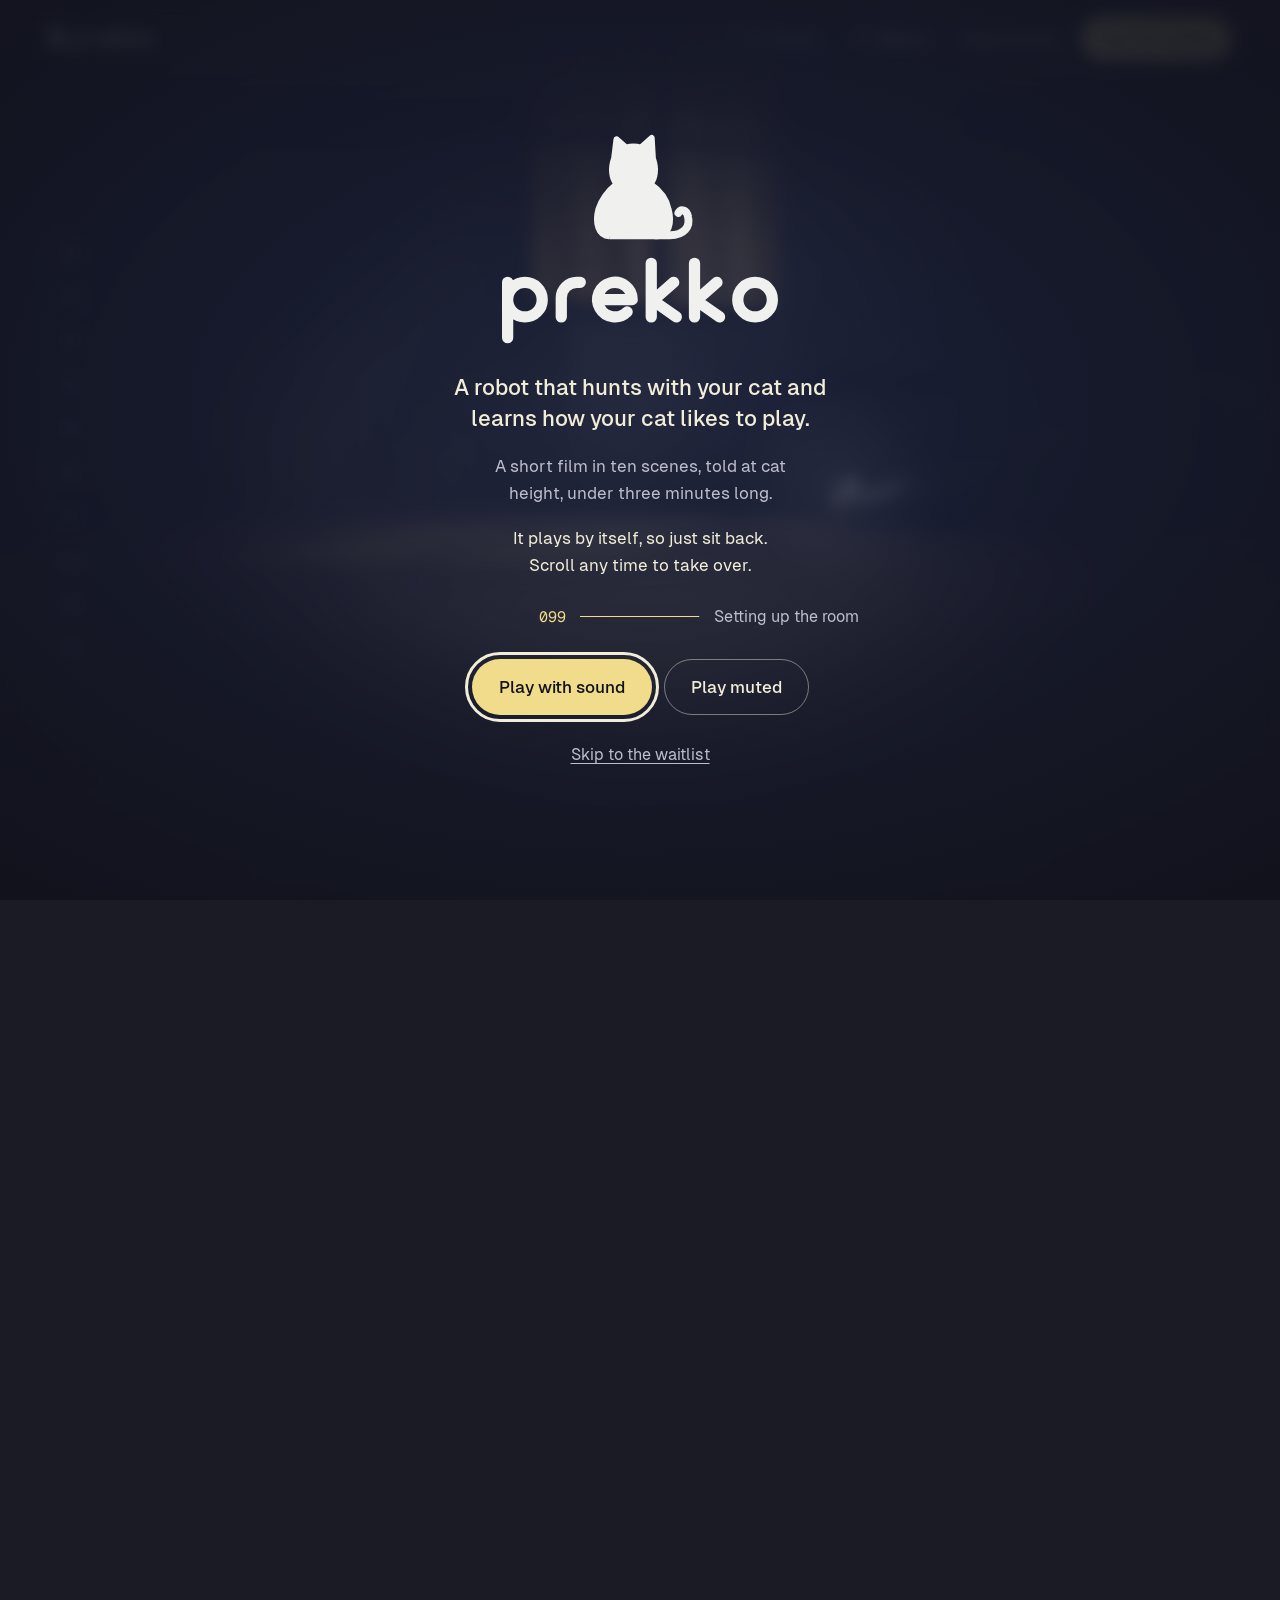
<file: 3d/index.html>
<!doctype html>
<html lang="en">
<head>
<meta name="robots" content="noindex, nofollow">
<meta charset="utf-8">
<meta name="viewport" content="width=device-width, initial-scale=1, viewport-fit=cover">
<title>Prekko | The hunt, from the cat's eyes</title>
<meta name="description" content="Prekko Pawbot is a robot that plays with your cat like prey would. Working prototype shown; final design may differ. Join the waitlist for launch updates.">
<meta name="theme-color" content="#1d2440">
<link rel="icon" href="/3d/favicon.ico" sizes="16x16 32x32 48x48">
<link rel="icon" href="/3d/favicon.svg" type="image/svg+xml">
<link rel="apple-touch-icon" href="/3d/apple-touch-icon-180.png">
<!-- The page body comes from src/story.js, rendered by src/render.js at build time (vite.config.js). -->
<script>
  // Before first paint: mark JS on, open the gate unless the visitor came for the waitlist.
  (function (d) {
    var c = d.documentElement.classList;
    c.add("js");
    if (location.hash !== "#waitlist") c.add("gate-open");
    // If the app script never gets the gate working (very old browser, blocked script, an error while starting),
    // never leave the gate locked: fall back to the plain text story.
    var fallback = function () { if (!window.__prekko) { c.remove("gate-open"); c.remove("js"); } };
    window.addEventListener("error", function () { setTimeout(fallback, 0); });
    setTimeout(fallback, 8000);
  })(document);
</script>
  <script type="module" crossorigin src="/3d/assets/main-CWFXgqTm.js"></script>
  <link rel="stylesheet" crossorigin href="/3d/assets/main-CYUrs9Mz.css">
</head>
<body>
<div class="backdrop" aria-hidden="true"><div class="backdrop__beam"></div><div class="backdrop__floor"></div></div>
<canvas id="scene" aria-hidden="true"></canvas>
<div class="soften" aria-hidden="true"></div>
<div class="vignette" aria-hidden="true"></div>
<div class="grain" aria-hidden="true"></div>
<div class="blackout" aria-hidden="true"></div>
<!-- Focus order: header, then the autoplay control (an early Tab stop), then the rail, then the story. -->
<header class="top">
  <a class="top__brand" href="#hour-six"><svg class="logo logo--top" xmlns="http://www.w3.org/2000/svg" viewBox="11.3 8.5 419.2 110" role="img" aria-label="Prekko"><g transform="translate(0 4)"><path class="logo__fill logo__draw" d="M24 88C15 88 12 77 15 66C18 56 25 49 30 45C26 40 25 32 28 24L30 8L38 15Q44 13 50 15L59 7L60 24C63 32 62 40 58 45C64 49 71 56 73 66C76 77 73 88 64 88Z" fill="#F0F1EE" stroke="#F0F1EE" stroke-width="5" stroke-linejoin="round" pathLength="1"/><path class="logo__draw" d="M62 87.25H74C86 87.25 91 80 89 72C88 66 83 65 81 69" fill="none" stroke="#F0F1EE" stroke-width="6.5" stroke-linecap="round" stroke-linejoin="round" pathLength="1"/></g><g transform="translate(118 48)"><g fill="none" stroke="#F0F1EE" stroke-width="13" stroke-linecap="round" stroke-linejoin="round"><path class="logo__draw" d="M0 0V64M0 20A20 20 0 1 0 40 20A20 20 0 1 0 0 20Z" pathLength="1"/><path class="logo__draw" d="M62 40V18A18 18 0 0 1 80 0H84" pathLength="1"/><path class="logo__draw" d="M104 20H144A20 20 0 1 0 138.14 34.14" pathLength="1"/><path class="logo__draw" d="M166 -22V40M192 0L168 21L195 40" pathLength="1"/><path class="logo__draw" d="M216 -22V40M242 0L218 21L245 40" pathLength="1"/><path class="logo__draw" d="M266 20A20 20 0 1 0 306 20A20 20 0 1 0 266 20Z" pathLength="1"/></g></g></svg></a>
  <div class="top__actions">
    <button class="ctl" id="sound-toggle" type="button" aria-pressed="false"><span class="ctl__icon" aria-hidden="true"><svg viewBox="0 0 16 16"><path d="M2 6h2.5L8 3v10L4.5 10H2z"/><g class="is-off"><path d="M11 6l4 4M15 6l-4 4"/></g><g class="is-on"><path d="M10.5 5.5a3.5 3.5 0 0 1 0 5M12.5 3.5a6.3 6.3 0 0 1 0 9"/></g></svg></span><span class="ctl__label">Sound</span></button>
    <button class="ctl" id="motion-toggle" type="button" aria-pressed="true"><span class="ctl__icon" aria-hidden="true"><svg viewBox="0 0 16 16"><g class="is-on"><path d="M5 3v10M11 3v10"/></g><g class="is-off"><path d="M4.5 3l9 5-9 5z"/></g></svg></span><span class="ctl__label">Motion</span></button>
    <a class="top__link" href="#how-it-works">How it works</a>
    <a class="top__cta" href="#waitlist">Join the waitlist</a>
  </div>
</header>
<div class="autoplay" role="group" aria-label="Autoplay" data-playing="Autoplay: scroll to take over" data-play="Play" data-replay="Play again">
  <button class="autoplay__btn" id="autoplay" type="button" aria-pressed="false"><span class="ctl__icon" aria-hidden="true"><svg viewBox="0 0 16 16"><g class="is-on"><path d="M5 3.5v9M11 3.5v9"/></g><g class="is-off"><path d="M4.5 3l9 5-9 5z"/></g></svg></span><span class="autoplay__text">Play</span></button>
  <span class="autoplay__bar" aria-hidden="true"><span></span></span>
</div>
<nav class="rail" aria-label="Chapters">
  <div class="rail__track" aria-hidden="true"><span class="rail__fill"></span></div>
  <ol>
      <li><a href="#hour-six" data-index="0"><span class="rail__n">01</span><span class="rail__t">Hour six</span></a></li>
      <li><a href="#something-moved" data-index="1"><span class="rail__n">02</span><span class="rail__t">Something moved</span></a></li>
      <li><a href="#freeze" data-index="2"><span class="rail__n">03</span><span class="rail__t">Freeze</span></a></li>
      <li><a href="#dart" data-index="3"><span class="rail__n">04</span><span class="rail__t">Dart</span></a></li>
      <li><a href="#pounce" data-index="4"><span class="rail__n">05</span><span class="rail__t">Pounce</span></a></li>
      <li><a href="#who" data-index="5"><span class="rail__n">06</span><span class="rail__t">Who's moving the toy?</span></a></li>
      <li><a href="#how-it-works" data-index="6"><span class="rail__n">07</span><span class="rail__t">How it works</span></a></li>
      <li><a href="#learns" data-index="7"><span class="rail__n">08</span><span class="rail__t">It learns your cat</span></a></li>
      <li><a href="#your-cats-day" data-index="8"><span class="rail__n">09</span><span class="rail__t">Your cat's day</span></a></li>
      <li><a href="#waitlist" data-index="9"><span class="rail__n">10</span><span class="rail__t">Waitlist</span></a></li>
  </ol>
</nav>
<a class="dock-link" href="#how-it-works">How it works</a>
<main id="story">
  <p class="fallback-note">Your browser can't show the 3D scene, so here is the story as text.</p>
<section class="chapter chapter--hour-six has-opening" id="hour-six" data-index="0" data-align="left" style="--len:220">
  <div class="chapter__inner">
    <div class="chapter__card"><p class="chapter__card-title">For a moment, you're a cat.</p><p class="chapter__card-sub">Eyes low, ears up, whiskers forward.</p></div>
    <p class="chapter__what">A robot that hunts with your cat and learns how your cat likes to play.</p><p class="chapter__story">The hunt, from the cat's eyes</p><p class="chapter__num"><span>01</span> / 10</p>
    <h1 class="chapter__title" tabindex="-1">Hour six.</h1>
    <div class="chapter__body">
    <p data-at="0.2">It's the sixth hour of an empty afternoon. The sun has crawled halfway across the floor, and nothing in this house has moved in hours.</p>
    <p data-at="0.5">Your world sits a hand's width off the ground. You've been waiting all day for something, anything, to happen.</p>
    
    </div>
  </div>
</section>
<section class="chapter chapter--something-moved" id="something-moved" data-index="1" data-align="left" style="--len:260">
  <div class="chapter__inner">
    <p class="chapter__num"><span>02</span> / 10</p>
    <h2 class="chapter__title" tabindex="-1">Something moved.</h2>
    <div class="chapter__body">
    <p>Then, at the edge of the rug, a feather twitches.</p>
    <p data-at="0.6">Your pupils swell until the whole room goes soft and only that one point stays sharp.</p>
    
    </div>
  </div>
</section>
<section class="chapter chapter--freeze" id="freeze" data-index="2" data-align="left" style="--len:210">
  <div class="chapter__inner">
    <p class="chapter__num"><span>03</span> / 10</p>
    <h2 class="chapter__title" tabindex="-1">Freeze.</h2>
    <div class="chapter__body">
    <p>It stops dead. So do you.</p>
    <p data-at="0.45">Every muscle loads like a spring, because anything that holds this still is hiding something.</p>
    
    </div>
  </div>
</section>
<section class="chapter chapter--dart" id="dart" data-index="3" data-align="right" style="--len:340">
  <div class="chapter__inner">
    <p class="chapter__num"><span>04</span> / 10</p>
    <h2 class="chapter__title" tabindex="-1">Dart.</h2>
    <div class="chapter__body">
    <p>It streaks across the sunlight and vanishes behind the cushion. A long pause. Then the tip of it shows again, testing the air.</p>
    <p data-at="0.6">Real prey never runs in circles. It runs, it hides, and it checks whether you're still watching. So does this.</p>
    
    </div>
  </div>
</section>
<section class="chapter chapter--pounce" id="pounce" data-index="4" data-align="left" style="--len:300">
  <div class="chapter__inner">
    <p class="chapter__num"><span>05</span> / 10</p>
    <h2 class="chapter__title" tabindex="-1">Pounce.</h2>
    <div class="chapter__body">
    <p>Now.</p>
    <p data-at="0.42">Got it. Both paws, every claw, the whole long afternoon spent in a single leap. Every hunt deserves an ending you can catch.</p>
    
    </div>
  </div>
</section>
<section class="chapter chapter--who has-card" id="who" data-index="5" data-align="left" style="--len:340">
  <div class="chapter__inner">
    <p class="chapter__num"><span>06</span> / 10</p>
    <h2 class="chapter__title" tabindex="-1">Who's moving the toy?</h2>
    <div class="chapter__body" data-at="0.24">
    <h3 class="chapter__headline">Meet the Prekko Pawbot™.</h3>
    <p>It runs play sessions on its own and stops when your cat loses interest.</p>
    <p class="lede" data-at="0.6">It doesn't play back a loop. Every move is chosen live, for your cat. Working prototype shown; final design may differ.</p>
    
    </div>
  </div>
</section>
<section class="chapter chapter--how-it-works has-layers" id="how-it-works" data-index="6" data-align="left" style="--len:400">
  <div class="chapter__inner">
    <p class="chapter__num"><span>07</span> / 10</p>
    <h2 class="chapter__title" tabindex="-1">Multi-layered AI.</h2>
    <div class="chapter__body">
    <p>Several AI systems, working as one.</p>
    <ol class="layers" aria-label="The AI layers"><li data-at="0.2"><span class="layers__name">See</span><span class="layers__d">It reads your cat in real time: where they are, how fast they move, where they look, how low they crouch and how interested they are.</span></li><li data-at="0.42"><span class="layers__name">Choose</span><span class="layers__d">A strategy layer reads your cat's mood and picks the moves your cat chases.</span></li><li data-at="0.64"><span class="layers__name">Move</span><span class="layers__d">A motion layer fine-tunes every move as it happens.</span></li></ol>
    <div class="sum">
      <p class="closer" data-at="0.84">Endless variations. No preset loops.</p>
    </div>
    <p class="caption caption--tree" data-at="0.2">Illustration, not the real model.</p>
    
    </div>
  </div>
  <div class="stack-tags" aria-hidden="true"><svg class="stack-tags__lines"><line/><line/><line/></svg><i class="stack-tag__dot"></i><i class="stack-tag__dot"></i><i class="stack-tag__dot"></i><span class="stack-tag" data-layer="0"><span class="stack-tag__name">See</span></span><span class="stack-tag" data-layer="1"><span class="stack-tag__name">Choose</span></span><span class="stack-tag" data-layer="2"><span class="stack-tag__name">Move</span></span></div>
</section>
<section class="chapter chapter--learns" id="learns" data-index="7" data-align="left" style="--len:340">
  <div class="chapter__inner">
    <p class="chapter__num"><span>08</span> / 10</p>
    <h2 class="chapter__title" tabindex="-1">It learns your cat.</h2>
    <div class="chapter__body">
    <p>Every session teaches it something: which moves make your cat crouch and chase, and which ones they walk away from.</p>
    <p data-at="0.32">Overnight, it trains on the day's play and comes back sharper.</p>
    <p data-at="0.62">It learns how your cat plays and gets better at playing with your cat over time.</p>
    <p class="caption">Illustration of how it learns, not recorded data.</p>
    
    </div>
  </div>
</section>
<section class="chapter chapter--your-cats-day chapter--rich" id="your-cats-day" data-index="8" data-align="left" style="--len:200">
  <div class="chapter__inner">
    <p class="chapter__num"><span>09</span> / 10</p>
    <h2 class="chapter__title" tabindex="-1">Your cat's day.</h2>
    <div class="chapter__body">
    <p>You control it from your phone.</p>
    <p>A planned tracker in the app would keep the story of each day: when the hunts happened, how long they lasted, and the quiet stretches in between.</p>
    <figure class="activity">
  <figcaption class="activity__head"><span class="activity__badge">Planned feature, not in the prototype shown</span><span class="activity__example">Example day. Illustrative numbers, not measurements.</span></figcaption>
  <div class="activity__body">
    <svg class="ring" viewBox="0 0 320 320" role="img" aria-label="Example day as a 24-hour clock">
      <circle class="ring__day" cx="160" cy="160" r="118"/>
      <path class="ring__awake" d="M 278.00 160.00 A 118 118 0 1 1 129.46 46.02"/>
      <path class="ring__bored" d="M 265.14 213.57 A 118 118 0 0 1 214.94 264.43"/><path class="ring__bored" d="M 191.04 273.84 A 118 118 0 0 1 117.71 270.16"/><path class="ring__bored" d="M 95.73 258.96 A 118 118 0 0 1 44.91 186.04"/><path class="ring__bored" d="M 42.03 157.43 A 118 118 0 0 1 69.28 84.55"/><path class="ring__hunt" d="M 271.74 197.93 A 118 118 0 0 1 268.66 206.01"/><path class="ring__hunt" d="M 205.16 269.02 A 118 118 0 0 1 197.05 272.03"/><path class="ring__hunt" d="M 107.81 265.83 A 118 118 0 0 1 100.20 261.72"/><path class="ring__hunt" d="M 43.01 175.40 A 118 118 0 0 1 42.20 166.79"/><path class="ring__hunt" d="M 76.56 76.56 A 118 118 0 0 1 82.90 70.67"/><text class="ring__tick" x="160.0" y="22.0" text-anchor="middle">00</text><text class="ring__tick" x="302.0" y="164.0" text-anchor="middle">06</text><text class="ring__tick" x="160.0" y="306.0" text-anchor="middle">12</text><text class="ring__tick" x="18.0" y="164.0" text-anchor="middle">18</text>
      <text class="ring__big" x="160" y="168" text-anchor="middle">49 min</text>
      <text class="ring__small" x="160" y="196" text-anchor="middle">play time</text>
    </svg>
    <dl class="activity__figures">
      <div><dt>Play time</dt><dd>49 min</dd></div>
      <div><dt>Hunting sessions</dt><dd>5</dd></div>
      <div><dt>Boredom stretches</dt><dd>4 <span>(longest 3 h 39 min)</span></dd></div>
    </dl>
  </div>
</figure>
    </div>
  </div>
</section>
<section class="chapter chapter--waitlist chapter--rich" id="waitlist" data-index="9" data-align="left" style="--len:140">
  <div class="chapter__inner">
    <p class="chapter__num"><span>10</span> / 10</p>
    <h2 class="chapter__title" tabindex="-1">The last cat toy you'll ever need.</h2>
    <div class="chapter__body">
    <p>Prekko Pawbot is still a working prototype, and its price and ship date are not set yet. People on the list get launch updates by email.</p>
    <form id="waitlist-form" class="signup" novalidate data-msgs="{&quot;sending&quot;:&quot;Joining…&quot;,&quot;ok&quot;:&quot;You're on the list. A welcome email is on its way.&quot;,&quot;invalid&quot;:&quot;Enter an email address like name@example.com.&quot;,&quot;tooMany&quot;:&quot;Too many tries from this network. Try again in a few minutes.&quot;,&quot;rejected&quot;:&quot;The server didn't accept that address. Check it and try again.&quot;,&quot;failed&quot;:&quot;Something went wrong on our side. Try again in a minute.&quot;,&quot;preview&quot;:&quot;Thanks! This is an early preview, so nothing was sent. Sign-ups open at launch.&quot;}">
  <label class="signup__label" for="email">Email address</label>
  <div class="signup__row">
    <input id="email" name="email" type="email" autocomplete="email" inputmode="email" placeholder="you@example.com" required>
    <button id="submit" class="btn btn--sun" type="submit">Join the waitlist</button>
  </div>
  <div class="hp" aria-hidden="true">
    <label for="website">Leave this empty</label>
    <input id="website" name="website" type="text" tabindex="-1" autocomplete="off">
  </div>
  <p id="msg" class="signup__msg" role="status" aria-live="polite"></p>
  <p class="signup__note">Launch updates only. Unsubscribe from any email. <a href="privacy.html">Privacy</a></p>
</form>
<p class="disclosure">Working prototype shown; final design may differ.</p>
    </div>
  </div>
</section>
</main>
<div class="gate" id="gate" role="dialog" aria-modal="true" aria-labelledby="gate-title">
  <h2 id="gate-title" class="visually-hidden">Prekko, a short film told at cat height</h2>
  <div class="gate__mark"><svg class="logo logo--gate" xmlns="http://www.w3.org/2000/svg" viewBox="-6.5 6.3 319 240.8" role="img" aria-label="Prekko"><g transform="translate(83.89 0) scale(1.4)"><path class="logo__fill logo__draw" d="M24 88C15 88 12 77 15 66C18 56 25 49 30 45C26 40 25 32 28 24L30 8L38 15Q44 13 50 15L59 7L60 24C63 32 62 40 58 45C64 49 71 56 73 66C76 77 73 88 64 88Z" fill="#F0F1EE" stroke="#F0F1EE" stroke-width="5" stroke-linejoin="round" pathLength="1"/><path class="logo__draw" d="M62 87.25H74C86 87.25 91 80 89 72C88 66 83 65 81 69" fill="none" stroke="#F0F1EE" stroke-width="6.5" stroke-linecap="round" stroke-linejoin="round" pathLength="1"/></g><g transform="translate(0 176.6)"><g fill="none" stroke="#F0F1EE" stroke-width="13" stroke-linecap="round" stroke-linejoin="round"><path class="logo__draw" d="M0 0V64M0 20A20 20 0 1 0 40 20A20 20 0 1 0 0 20Z" pathLength="1"/><path class="logo__draw" d="M62 40V18A18 18 0 0 1 80 0H84" pathLength="1"/><path class="logo__draw" d="M104 20H144A20 20 0 1 0 138.14 34.14" pathLength="1"/><path class="logo__draw" d="M166 -22V40M192 0L168 21L195 40" pathLength="1"/><path class="logo__draw" d="M216 -22V40M242 0L218 21L245 40" pathLength="1"/><path class="logo__draw" d="M266 20A20 20 0 1 0 306 20A20 20 0 1 0 266 20Z" pathLength="1"/></g></g></svg></div>
  <p class="gate__what">A robot that hunts with your cat and learns how your cat likes to play.</p>
  <p class="gate__line">A short film in ten scenes, told at cat height, under three minutes long.</p>
  <p class="gate__auto" data-still="Reduced motion is on, so it won't play by itself: scroll at your own pace, or press Play in the corner.">It plays by itself, so just sit back. Scroll any time to take over.</p>
  <div class="gate__progress" role="progressbar" aria-label="Setting up the room" aria-valuemin="0" aria-valuemax="100" aria-valuenow="0">
    <span class="gate__count">000</span><span class="gate__bar"><span></span></span><span class="gate__status">Setting up the room</span>
  </div>
  <div class="gate__actions">
    <button class="btn btn--sun" id="enter-sound" type="button" data-still="Enter with sound">Play with sound</button>
    <button class="btn btn--ghost" id="enter-muted" type="button" data-still="Enter muted">Play muted</button>
  </div>
  <a class="gate__skip" href="#waitlist" id="gate-skip">Skip to the waitlist</a>
</div>
</body>
</html>
</file>
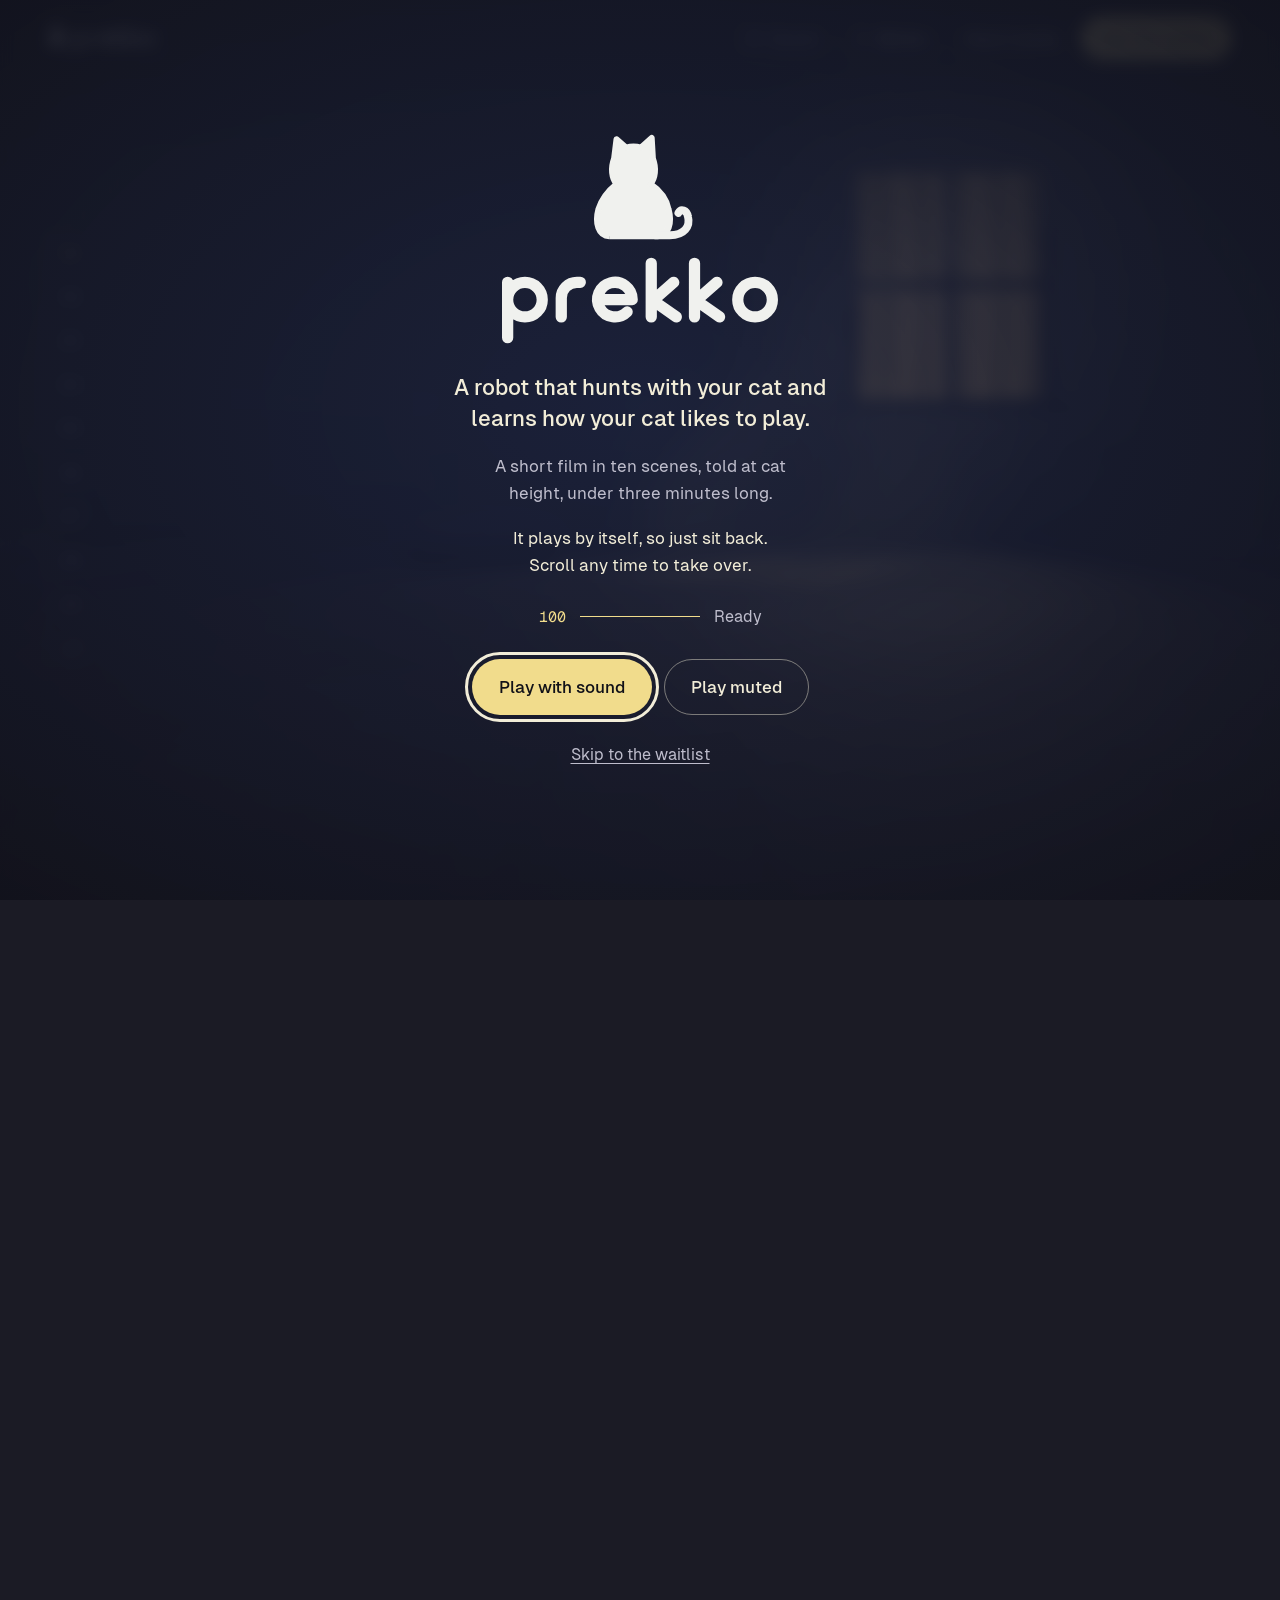
<file: concise/index.html>
<!doctype html>
<html lang="en">
<head>
<meta name="robots" content="noindex, nofollow">
<meta charset="utf-8">
<meta name="viewport" content="width=device-width, initial-scale=1, viewport-fit=cover">
<title>Prekko | The hunt, from the cat's eyes</title>
<meta name="description" content="Prekko Pawbot is a robot that plays with your cat like prey would. Working prototype shown; final design may differ. Join the waitlist for launch updates.">
<meta name="theme-color" content="#1d2440">
<link rel="icon" href="/concise/favicon.ico" sizes="16x16 32x32 48x48">
<link rel="icon" href="/concise/favicon.svg" type="image/svg+xml">
<link rel="apple-touch-icon" href="/concise/apple-touch-icon-180.png">
<!-- The page body comes from src/story.js, rendered by src/render.js at build time (vite.config.js). -->
<script>
  // Before first paint: mark JS on, open the gate unless the visitor came for the waitlist.
  (function (d) {
    var c = d.documentElement.classList;
    c.add("js");
    if (location.hash !== "#waitlist") c.add("gate-open");
    // If the app script never gets the gate working (very old browser, blocked script, an error while starting),
    // never leave the gate locked: fall back to the plain text story.
    var fallback = function () { if (!window.__prekko) { c.remove("gate-open"); c.remove("js"); } };
    window.addEventListener("error", function () { setTimeout(fallback, 0); });
    setTimeout(fallback, 8000);
  })(document);
</script>
  <script type="module" crossorigin src="/concise/assets/main-CJv9_7cq.js"></script>
  <link rel="stylesheet" crossorigin href="/concise/assets/main-BTUI805f.css">
</head>
<body>
<div class="backdrop" aria-hidden="true"><div class="backdrop__beam"></div><div class="backdrop__floor"></div></div>
<canvas id="scene" aria-hidden="true"></canvas>
<div class="soften" aria-hidden="true"></div>
<div class="vignette" aria-hidden="true"></div>
<div class="grain" aria-hidden="true"></div>
<div class="blackout" aria-hidden="true"></div>
<!-- Focus order: header, then the autoplay control (an early Tab stop), then the rail, then the story. -->
<header class="top">
  <a class="top__brand" href="#hour-six"><svg class="logo logo--top" xmlns="http://www.w3.org/2000/svg" viewBox="11.3 8.5 419.2 110" role="img" aria-label="Prekko"><g transform="translate(0 4)"><path class="logo__fill logo__draw" d="M24 88C15 88 12 77 15 66C18 56 25 49 30 45C26 40 25 32 28 24L30 8L38 15Q44 13 50 15L59 7L60 24C63 32 62 40 58 45C64 49 71 56 73 66C76 77 73 88 64 88Z" fill="#F0F1EE" stroke="#F0F1EE" stroke-width="5" stroke-linejoin="round" pathLength="1"/><path class="logo__draw" d="M62 87.25H74C86 87.25 91 80 89 72C88 66 83 65 81 69" fill="none" stroke="#F0F1EE" stroke-width="6.5" stroke-linecap="round" stroke-linejoin="round" pathLength="1"/></g><g transform="translate(118 48)"><g fill="none" stroke="#F0F1EE" stroke-width="13" stroke-linecap="round" stroke-linejoin="round"><path class="logo__draw" d="M0 0V64M0 20A20 20 0 1 0 40 20A20 20 0 1 0 0 20Z" pathLength="1"/><path class="logo__draw" d="M62 40V18A18 18 0 0 1 80 0H84" pathLength="1"/><path class="logo__draw" d="M104 20H144A20 20 0 1 0 138.14 34.14" pathLength="1"/><path class="logo__draw" d="M166 -22V40M192 0L168 21L195 40" pathLength="1"/><path class="logo__draw" d="M216 -22V40M242 0L218 21L245 40" pathLength="1"/><path class="logo__draw" d="M266 20A20 20 0 1 0 306 20A20 20 0 1 0 266 20Z" pathLength="1"/></g></g></svg></a>
  <div class="top__actions">
    <button class="ctl" id="sound-toggle" type="button" aria-pressed="false"><span class="ctl__icon" aria-hidden="true"><svg viewBox="0 0 16 16"><path d="M2 6h2.5L8 3v10L4.5 10H2z"/><g class="is-off"><path d="M11 6l4 4M15 6l-4 4"/></g><g class="is-on"><path d="M10.5 5.5a3.5 3.5 0 0 1 0 5M12.5 3.5a6.3 6.3 0 0 1 0 9"/></g></svg></span><span class="ctl__label">Sound</span></button>
    <button class="ctl" id="motion-toggle" type="button" aria-pressed="true"><span class="ctl__icon" aria-hidden="true"><svg viewBox="0 0 16 16"><g class="is-on"><path d="M5 3v10M11 3v10"/></g><g class="is-off"><path d="M4.5 3l9 5-9 5z"/></g></svg></span><span class="ctl__label">Motion</span></button>
    <a class="top__link" href="#how-it-works">How it works</a>
    <a class="top__cta" href="#waitlist">Join the waitlist</a>
  </div>
</header>
<div class="autoplay" role="group" aria-label="Autoplay" data-playing="Autoplay: scroll to take over" data-play="Play" data-replay="Play again">
  <button class="autoplay__btn" id="autoplay" type="button" aria-pressed="false"><span class="ctl__icon" aria-hidden="true"><svg viewBox="0 0 16 16"><g class="is-on"><path d="M5 3.5v9M11 3.5v9"/></g><g class="is-off"><path d="M4.5 3l9 5-9 5z"/></g></svg></span><span class="autoplay__text">Play</span></button>
  <span class="autoplay__bar" aria-hidden="true"><span></span></span>
</div>
<nav class="rail" aria-label="Chapters">
  <div class="rail__track" aria-hidden="true"><span class="rail__fill"></span></div>
  <ol>
      <li><a href="#hour-six" data-index="0"><span class="rail__n">01</span><span class="rail__t">Hour six</span></a></li>
      <li><a href="#something-moved" data-index="1"><span class="rail__n">02</span><span class="rail__t">Something moved</span></a></li>
      <li><a href="#freeze" data-index="2"><span class="rail__n">03</span><span class="rail__t">Freeze</span></a></li>
      <li><a href="#dart" data-index="3"><span class="rail__n">04</span><span class="rail__t">Dart</span></a></li>
      <li><a href="#pounce" data-index="4"><span class="rail__n">05</span><span class="rail__t">Pounce</span></a></li>
      <li><a href="#who" data-index="5"><span class="rail__n">06</span><span class="rail__t">Who's moving the toy?</span></a></li>
      <li><a href="#how-it-works" data-index="6"><span class="rail__n">07</span><span class="rail__t">How it works</span></a></li>
      <li><a href="#learns" data-index="7"><span class="rail__n">08</span><span class="rail__t">It learns your cat</span></a></li>
      <li><a href="#your-cats-day" data-index="8"><span class="rail__n">09</span><span class="rail__t">Your cat's day</span></a></li>
      <li><a href="#waitlist" data-index="9"><span class="rail__n">10</span><span class="rail__t">Waitlist</span></a></li>
  </ol>
</nav>
<a class="dock-link" href="#how-it-works">How it works</a>
<main id="story">
  <p class="fallback-note">Your browser can't show the 3D scene, so here is the story as text.</p>
<section class="chapter chapter--hour-six has-opening" id="hour-six" data-index="0" data-align="left" style="--len:220">
  <div class="chapter__inner">
    <div class="chapter__card"><p class="chapter__card-title">For a moment, you're a cat.</p><p class="chapter__card-sub">Eyes low, ears up, whiskers forward.</p></div>
    <p class="chapter__what">A robot that hunts with your cat and learns how your cat likes to play.</p><p class="chapter__story">The hunt, from the cat's eyes</p><p class="chapter__num"><span>01</span> / 10</p>
    <h1 class="chapter__title" tabindex="-1">Hour six.</h1>
    <div class="chapter__body">
    <p data-at="0.2">The house is quiet. Sun on the floor, dust in the air, nothing to do.</p>
    <p data-at="0.5">You are a cat now. Your eyes are a hand's width off the floor, and you have been waiting a long time.</p>
    
    </div>
  </div>
</section>
<section class="chapter chapter--something-moved" id="something-moved" data-index="1" data-align="left" style="--len:260">
  <div class="chapter__inner">
    <p class="chapter__num"><span>02</span> / 10</p>
    <h2 class="chapter__title" tabindex="-1">Something moved.</h2>
    <div class="chapter__body">
    <p>At the edge of the room, a feather twitches.</p>
    <p data-at="0.6">Your pupils go wide. Everything else goes soft.</p>
    
    </div>
  </div>
</section>
<section class="chapter chapter--freeze" id="freeze" data-index="2" data-align="left" style="--len:210">
  <div class="chapter__inner">
    <p class="chapter__num"><span>03</span> / 10</p>
    <h2 class="chapter__title" tabindex="-1">Freeze.</h2>
    <div class="chapter__body">
    <p>It stops. So do you.</p>
    <p data-at="0.45">Lower. Slower. Something that holds still is still something.</p>
    
    </div>
  </div>
</section>
<section class="chapter chapter--dart" id="dart" data-index="3" data-align="right" style="--len:340">
  <div class="chapter__inner">
    <p class="chapter__num"><span>04</span> / 10</p>
    <h2 class="chapter__title" tabindex="-1">Dart.</h2>
    <div class="chapter__body">
    <p>A dash across the light. Gone behind the cushion. A pause. A peek.</p>
    <p data-at="0.6">Real prey doesn't run in circles. It runs, it hides, and it checks whether you are still there.</p>
    
    </div>
  </div>
</section>
<section class="chapter chapter--pounce" id="pounce" data-index="4" data-align="left" style="--len:300">
  <div class="chapter__inner">
    <p class="chapter__num"><span>05</span> / 10</p>
    <h2 class="chapter__title" tabindex="-1">Pounce.</h2>
    <div class="chapter__body">
    <p>Now.</p>
    <p data-at="0.42">Got it. Every hunt deserves an ending you can catch.</p>
    
    </div>
  </div>
</section>
<section class="chapter chapter--who has-card" id="who" data-index="5" data-align="left" style="--len:340">
  <div class="chapter__inner">
    <p class="chapter__num"><span>06</span> / 10</p>
    <h2 class="chapter__title" tabindex="-1">Who's moving the toy?</h2>
    <div class="chapter__body" data-at="0.24">
    <h3 class="chapter__headline">Meet the Prekko Pawbot™.</h3>
    <p>It runs play sessions on its own and stops when your cat loses interest.</p>
    <p class="lede" data-at="0.6">It doesn't play back a loop. Every move is chosen live, for your cat. Working prototype shown; final design may differ.</p>
    
    </div>
  </div>
</section>
<section class="chapter chapter--how-it-works has-layers" id="how-it-works" data-index="6" data-align="left" style="--len:400">
  <div class="chapter__inner">
    <p class="chapter__num"><span>07</span> / 10</p>
    <h2 class="chapter__title" tabindex="-1">Multi-layered AI.</h2>
    <div class="chapter__body">
    <p>Several AI systems, working as one.</p>
    <ol class="layers" aria-label="The AI layers"><li data-at="0.2"><span class="layers__name">See</span><span class="layers__d">It reads your cat in real time: where they are, how fast they move, where they look, how low they crouch and how interested they are.</span></li><li data-at="0.42"><span class="layers__name">Choose</span><span class="layers__d">A strategy layer reads your cat's mood and picks the moves your cat chases.</span></li><li data-at="0.64"><span class="layers__name">Move</span><span class="layers__d">A motion layer fine-tunes every move as it happens.</span></li></ol>
    <div class="sum">
      <p class="closer" data-at="0.84">Endless variations. No preset loops.</p>
    </div>
    <p class="caption caption--tree" data-at="0.2">Illustration, not the real model.</p>
    
    </div>
  </div>
  <div class="stack-tags" aria-hidden="true"><svg class="stack-tags__lines"><line/><line/><line/></svg><i class="stack-tag__dot"></i><i class="stack-tag__dot"></i><i class="stack-tag__dot"></i><span class="stack-tag" data-layer="0"><span class="stack-tag__name">See</span></span><span class="stack-tag" data-layer="1"><span class="stack-tag__name">Choose</span></span><span class="stack-tag" data-layer="2"><span class="stack-tag__name">Move</span></span></div>
</section>
<section class="chapter chapter--learns" id="learns" data-index="7" data-align="left" style="--len:340">
  <div class="chapter__inner">
    <p class="chapter__num"><span>08</span> / 10</p>
    <h2 class="chapter__title" tabindex="-1">It learns your cat.</h2>
    <div class="chapter__body">
    <p>Every session teaches it something: the moves your cat chases, and the ones they ignore.</p>
    <p data-at="0.32">Overnight, it trains on the day's play and comes back sharper.</p>
    <p data-at="0.62">It learns how your cat plays and gets better at playing with your cat over time.</p>
    <p class="caption">Illustration of how it learns, not recorded data.</p>
    
    </div>
  </div>
</section>
<section class="chapter chapter--your-cats-day chapter--rich" id="your-cats-day" data-index="8" data-align="left" style="--len:200">
  <div class="chapter__inner">
    <p class="chapter__num"><span>09</span> / 10</p>
    <h2 class="chapter__title" tabindex="-1">Your cat's day.</h2>
    <div class="chapter__body">
    <p>You control it from your phone.</p>
    <p>A planned tracker in the app would log the day's hunting: when play happened, how long it lasted, and the quiet stretches between.</p>
    <figure class="activity">
  <figcaption class="activity__head"><span class="activity__badge">Planned feature, not in the prototype shown</span><span class="activity__example">Example day. Illustrative numbers, not measurements.</span></figcaption>
  <div class="activity__body">
    <svg class="ring" viewBox="0 0 320 320" role="img" aria-label="Example day as a 24-hour clock">
      <circle class="ring__day" cx="160" cy="160" r="118"/>
      <path class="ring__awake" d="M 278.00 160.00 A 118 118 0 1 1 129.46 46.02"/>
      <path class="ring__bored" d="M 265.14 213.57 A 118 118 0 0 1 214.94 264.43"/><path class="ring__bored" d="M 191.04 273.84 A 118 118 0 0 1 117.71 270.16"/><path class="ring__bored" d="M 95.73 258.96 A 118 118 0 0 1 44.91 186.04"/><path class="ring__bored" d="M 42.03 157.43 A 118 118 0 0 1 69.28 84.55"/><path class="ring__hunt" d="M 271.74 197.93 A 118 118 0 0 1 268.66 206.01"/><path class="ring__hunt" d="M 205.16 269.02 A 118 118 0 0 1 197.05 272.03"/><path class="ring__hunt" d="M 107.81 265.83 A 118 118 0 0 1 100.20 261.72"/><path class="ring__hunt" d="M 43.01 175.40 A 118 118 0 0 1 42.20 166.79"/><path class="ring__hunt" d="M 76.56 76.56 A 118 118 0 0 1 82.90 70.67"/><text class="ring__tick" x="160.0" y="22.0" text-anchor="middle">00</text><text class="ring__tick" x="302.0" y="164.0" text-anchor="middle">06</text><text class="ring__tick" x="160.0" y="306.0" text-anchor="middle">12</text><text class="ring__tick" x="18.0" y="164.0" text-anchor="middle">18</text>
      <text class="ring__big" x="160" y="168" text-anchor="middle">49 min</text>
      <text class="ring__small" x="160" y="196" text-anchor="middle">play time</text>
    </svg>
    <dl class="activity__figures">
      <div><dt>Play time</dt><dd>49 min</dd></div>
      <div><dt>Hunting sessions</dt><dd>5</dd></div>
      <div><dt>Boredom stretches</dt><dd>4 <span>(longest 3 h 39 min)</span></dd></div>
    </dl>
  </div>
</figure>
    </div>
  </div>
</section>
<section class="chapter chapter--waitlist chapter--rich" id="waitlist" data-index="9" data-align="left" style="--len:140">
  <div class="chapter__inner">
    <p class="chapter__num"><span>10</span> / 10</p>
    <h2 class="chapter__title" tabindex="-1">The last cat toy you'll ever need.</h2>
    <div class="chapter__body">
    <p>Prekko Pawbot is a working prototype. Price and ship date are not set yet; people on the list get launch updates by email.</p>
    <form id="waitlist-form" class="signup" novalidate data-msgs="{&quot;sending&quot;:&quot;Joining…&quot;,&quot;ok&quot;:&quot;You're on the list. A welcome email is on its way.&quot;,&quot;invalid&quot;:&quot;Enter an email address like name@example.com.&quot;,&quot;tooMany&quot;:&quot;Too many tries from this network. Try again in a few minutes.&quot;,&quot;rejected&quot;:&quot;The server didn't accept that address. Check it and try again.&quot;,&quot;failed&quot;:&quot;Something went wrong on our side. Try again in a minute.&quot;,&quot;preview&quot;:&quot;Thanks! This is an early preview, so nothing was sent. Sign-ups open at launch.&quot;}">
  <label class="signup__label" for="email">Email address</label>
  <div class="signup__row">
    <input id="email" name="email" type="email" autocomplete="email" inputmode="email" placeholder="you@example.com" required>
    <button id="submit" class="btn btn--sun" type="submit">Join the waitlist</button>
  </div>
  <div class="hp" aria-hidden="true">
    <label for="website">Leave this empty</label>
    <input id="website" name="website" type="text" tabindex="-1" autocomplete="off">
  </div>
  <p id="msg" class="signup__msg" role="status" aria-live="polite"></p>
  <p class="signup__note">Launch updates only. Unsubscribe from any email. <a href="privacy.html">Privacy</a></p>
</form>
<p class="disclosure">Working prototype shown; final design may differ.</p>
    </div>
  </div>
</section>
</main>
<div class="gate" id="gate" role="dialog" aria-modal="true" aria-labelledby="gate-title">
  <h2 id="gate-title" class="visually-hidden">Prekko, a short film told at cat height</h2>
  <div class="gate__mark"><svg class="logo logo--gate" xmlns="http://www.w3.org/2000/svg" viewBox="-6.5 6.3 319 240.8" role="img" aria-label="Prekko"><g transform="translate(83.89 0) scale(1.4)"><path class="logo__fill logo__draw" d="M24 88C15 88 12 77 15 66C18 56 25 49 30 45C26 40 25 32 28 24L30 8L38 15Q44 13 50 15L59 7L60 24C63 32 62 40 58 45C64 49 71 56 73 66C76 77 73 88 64 88Z" fill="#F0F1EE" stroke="#F0F1EE" stroke-width="5" stroke-linejoin="round" pathLength="1"/><path class="logo__draw" d="M62 87.25H74C86 87.25 91 80 89 72C88 66 83 65 81 69" fill="none" stroke="#F0F1EE" stroke-width="6.5" stroke-linecap="round" stroke-linejoin="round" pathLength="1"/></g><g transform="translate(0 176.6)"><g fill="none" stroke="#F0F1EE" stroke-width="13" stroke-linecap="round" stroke-linejoin="round"><path class="logo__draw" d="M0 0V64M0 20A20 20 0 1 0 40 20A20 20 0 1 0 0 20Z" pathLength="1"/><path class="logo__draw" d="M62 40V18A18 18 0 0 1 80 0H84" pathLength="1"/><path class="logo__draw" d="M104 20H144A20 20 0 1 0 138.14 34.14" pathLength="1"/><path class="logo__draw" d="M166 -22V40M192 0L168 21L195 40" pathLength="1"/><path class="logo__draw" d="M216 -22V40M242 0L218 21L245 40" pathLength="1"/><path class="logo__draw" d="M266 20A20 20 0 1 0 306 20A20 20 0 1 0 266 20Z" pathLength="1"/></g></g></svg></div>
  <p class="gate__what">A robot that hunts with your cat and learns how your cat likes to play.</p>
  <p class="gate__line">A short film in ten scenes, told at cat height, under three minutes long.</p>
  <p class="gate__auto" data-still="Reduced motion is on, so it won't play by itself: scroll at your own pace, or press Play in the corner.">It plays by itself, so just sit back. Scroll any time to take over.</p>
  <div class="gate__progress" role="progressbar" aria-label="Setting up the room" aria-valuemin="0" aria-valuemax="100" aria-valuenow="0">
    <span class="gate__count">000</span><span class="gate__bar"><span></span></span><span class="gate__status">Setting up the room</span>
  </div>
  <div class="gate__actions">
    <button class="btn btn--sun" id="enter-sound" type="button" data-still="Enter with sound">Play with sound</button>
    <button class="btn btn--ghost" id="enter-muted" type="button" data-still="Enter muted">Play muted</button>
  </div>
  <a class="gate__skip" href="#waitlist" id="gate-skip">Skip to the waitlist</a>
</div>
</body>
</html>
</file>
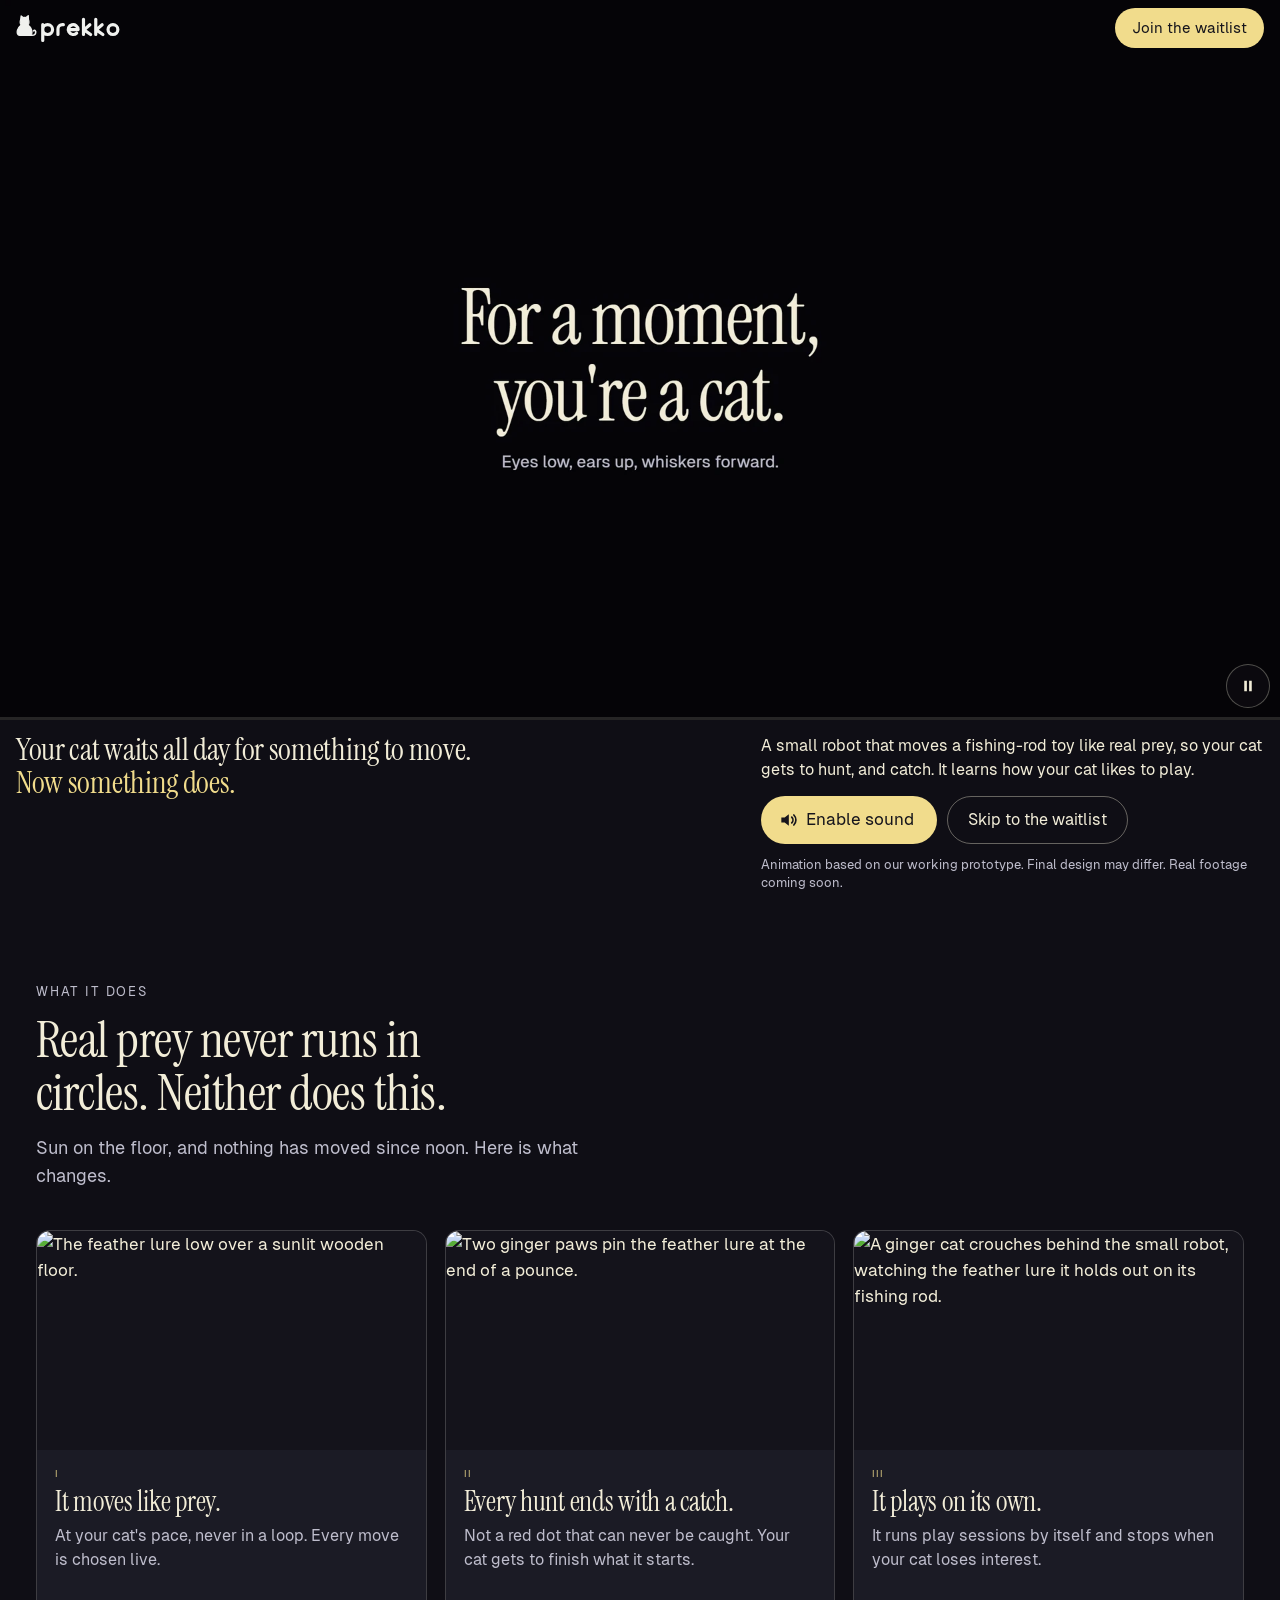
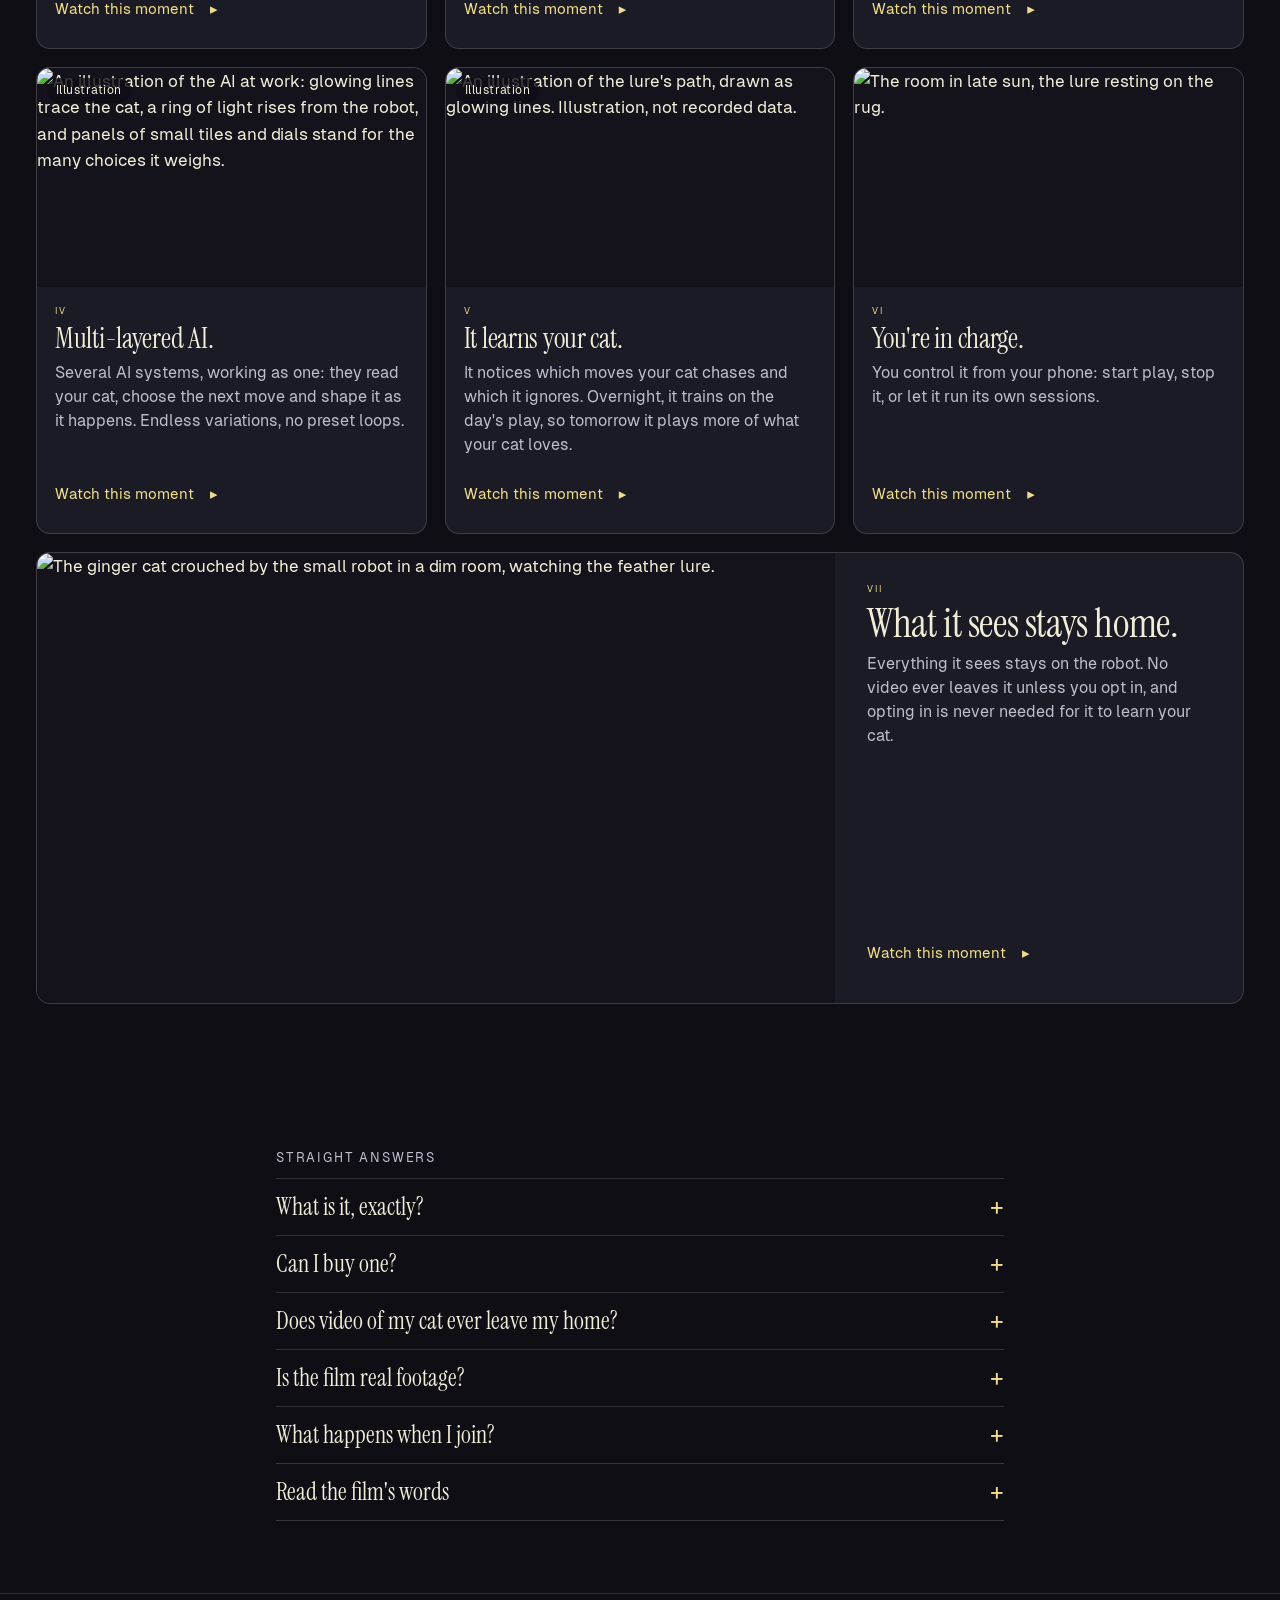
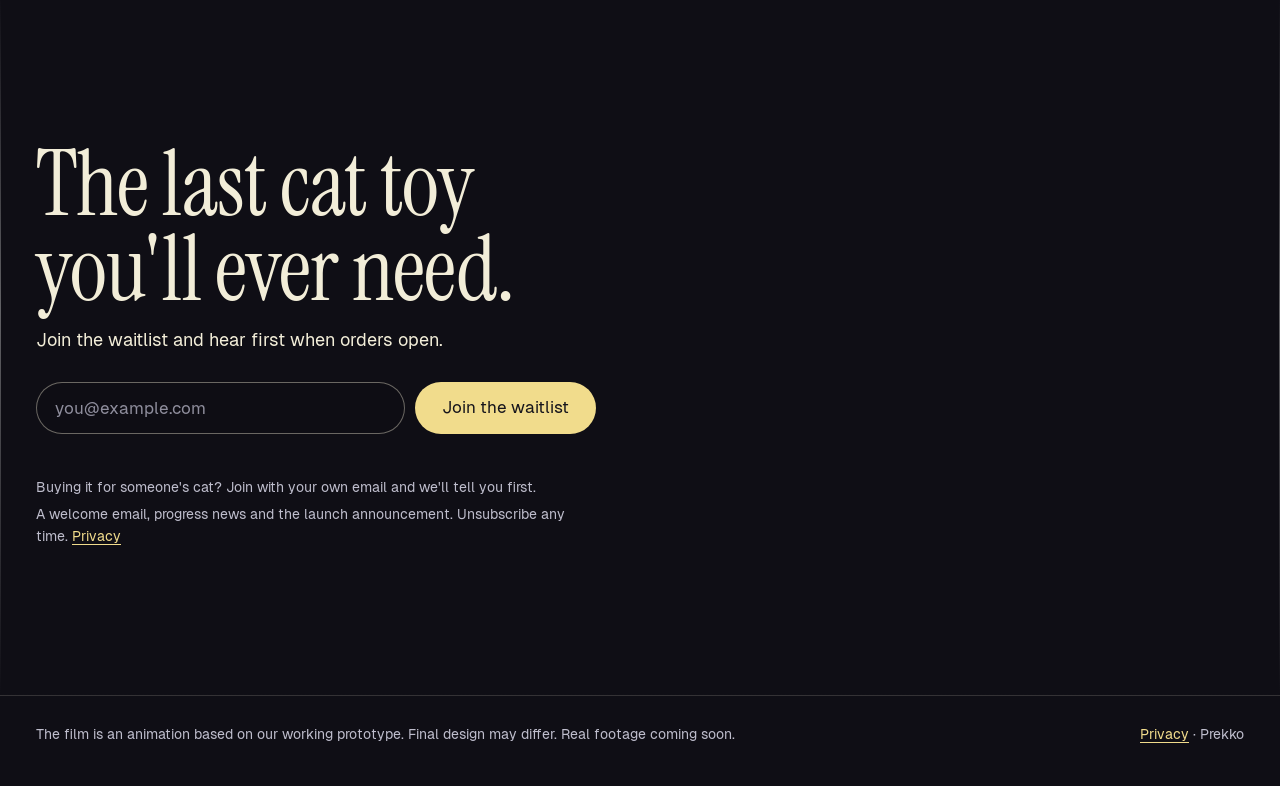
<file: new/index.html>
<!doctype html>
<html lang="en"><head><meta charset="utf-8"><title>Prekko</title>
<meta name="robots" content="noindex"><link rel="canonical" href="https://prekko.com/">
<meta http-equiv="refresh" content="0; url=/"></head>
<body><p>The new site is now at <a href="/">prekko.com</a>.</p></body></html>
</file>
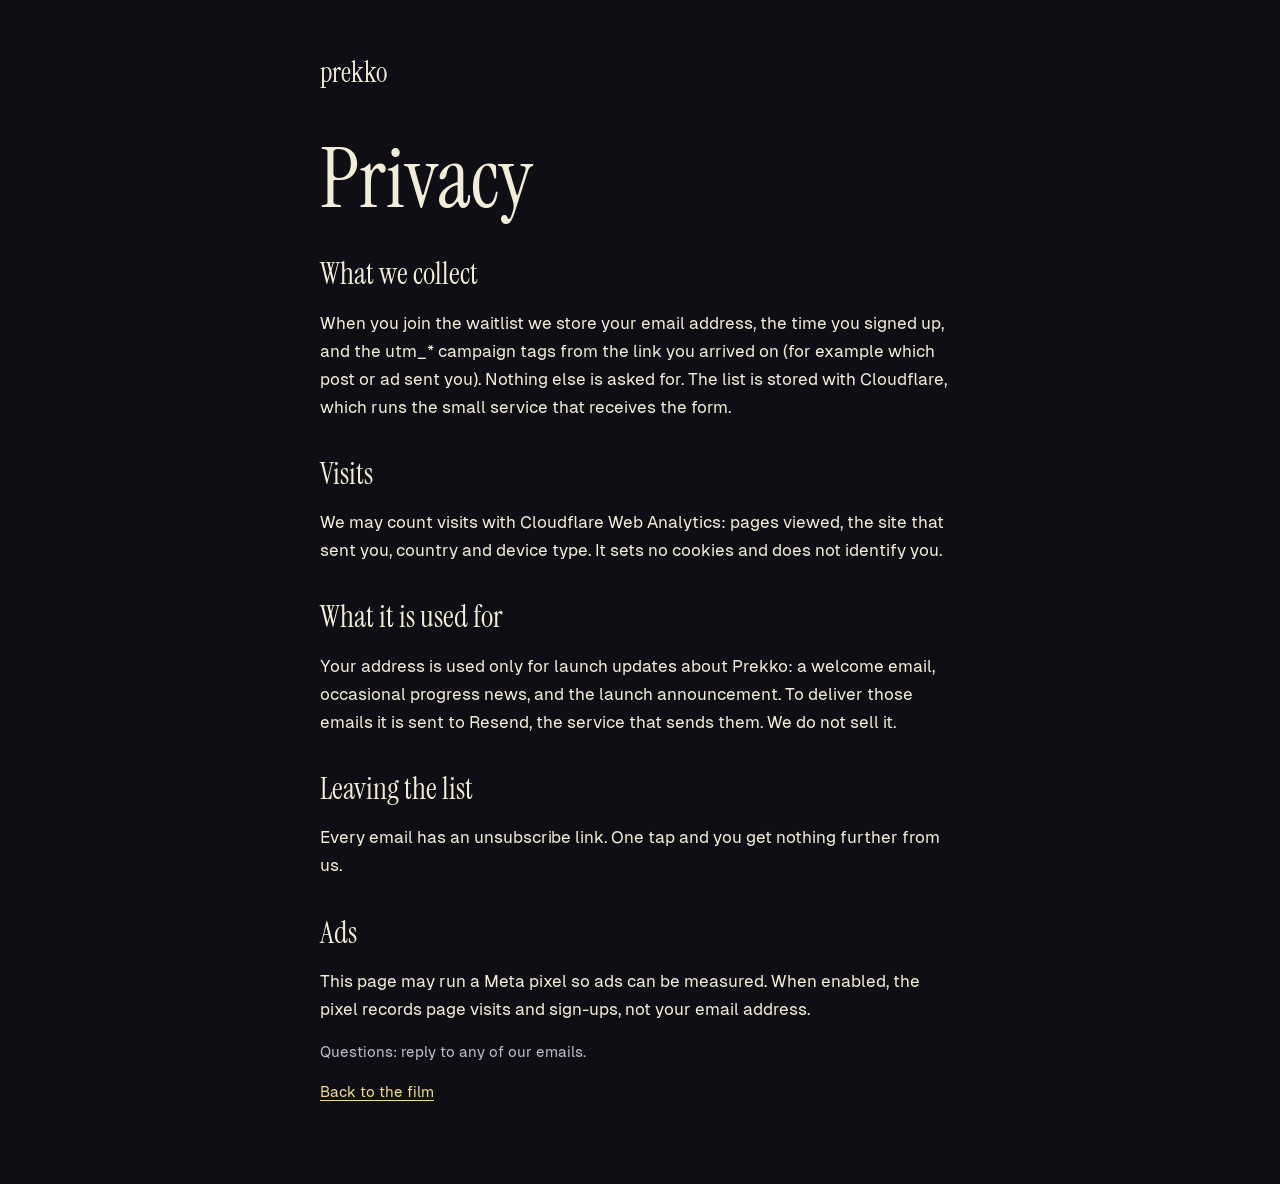
<file: privacy.html>
<!doctype html>
<html lang="en">
<head>
<meta charset="utf-8">
<meta name="viewport" content="width=device-width, initial-scale=1">
<meta name="theme-color" content="#0f0e15">
<link rel="icon" href="favicon.ico" sizes="48x48">
<link rel="icon" href="favicon.svg" type="image/svg+xml">
<link rel="apple-touch-icon" href="apple-touch-icon-180.png">
<title>Prekko privacy</title>
<style>
@font-face{font-family:"Instrument Serif";font-weight:400;font-display:swap;src:url(fonts/instrument-serif-400.woff2) format("woff2")}
@font-face{font-family:"Geist";font-weight:400;font-display:swap;src:url(fonts/geist-400.woff2) format("woff2")}
:root{--bg:#0f0e15;--ink:#f2edd8;--muted:#bebdcc;--sun:#f1dc8c;color-scheme:dark}
body{margin:0;background:var(--bg);color:var(--ink);font:17px/1.65 "Geist",system-ui,sans-serif}
main{max-width:640px;margin:0 auto;padding:32px 16px 64px}
h1{font:400 clamp(48px,9vw,84px)/1 "Instrument Serif",Georgia,serif;margin:40px 0 24px}
h2{font:400 30px/1.15 "Instrument Serif",Georgia,serif;margin:36px 0 8px}
a{color:var(--sun);text-underline-offset:3px}
a:focus-visible{outline:2px solid var(--sun);outline-offset:3px}
.home{display:inline-block;padding:10px 0;font:400 28px/1 "Instrument Serif",Georgia,serif;text-decoration:none;color:var(--ink)}
.small{color:var(--muted);font-size:15px}
</style>
</head>
<body>
<main>
  <p><a class="home" href="./">prekko</a></p>
  <h1>Privacy</h1>

  <h2>What we collect</h2>
  <p>When you join the waitlist we store your email address, the time you signed up, and the utm_* campaign tags
  from the link you arrived on (for example which post or ad sent you). Nothing else is asked for. The list is
  stored with Cloudflare, which runs the small service that receives the form.</p>

  <h2>Visits</h2>
  <p>We may count visits with Cloudflare Web Analytics: pages viewed, the site that sent you, country and device type.
  It sets no cookies and does not identify you.</p>

  <h2>What it is used for</h2>
  <p>Your address is used only for launch updates about Prekko: a welcome email, occasional progress news, and the
  launch announcement. To deliver those emails it is sent to Resend, the service that sends them. We do not sell it.</p>

  <h2>Leaving the list</h2>
  <p>Every email has an unsubscribe link. One tap and you get nothing further from us.</p>

  <h2>Ads</h2>
  <p>This page may run a Meta pixel so ads can be measured. When enabled, the pixel records page visits and sign-ups,
  not your email address.</p>

  <p class="small">Questions: reply to any of our emails.</p>
  <p class="small"><a href="./">Back to the film</a></p>
</main>
</body>
</html>
</file>
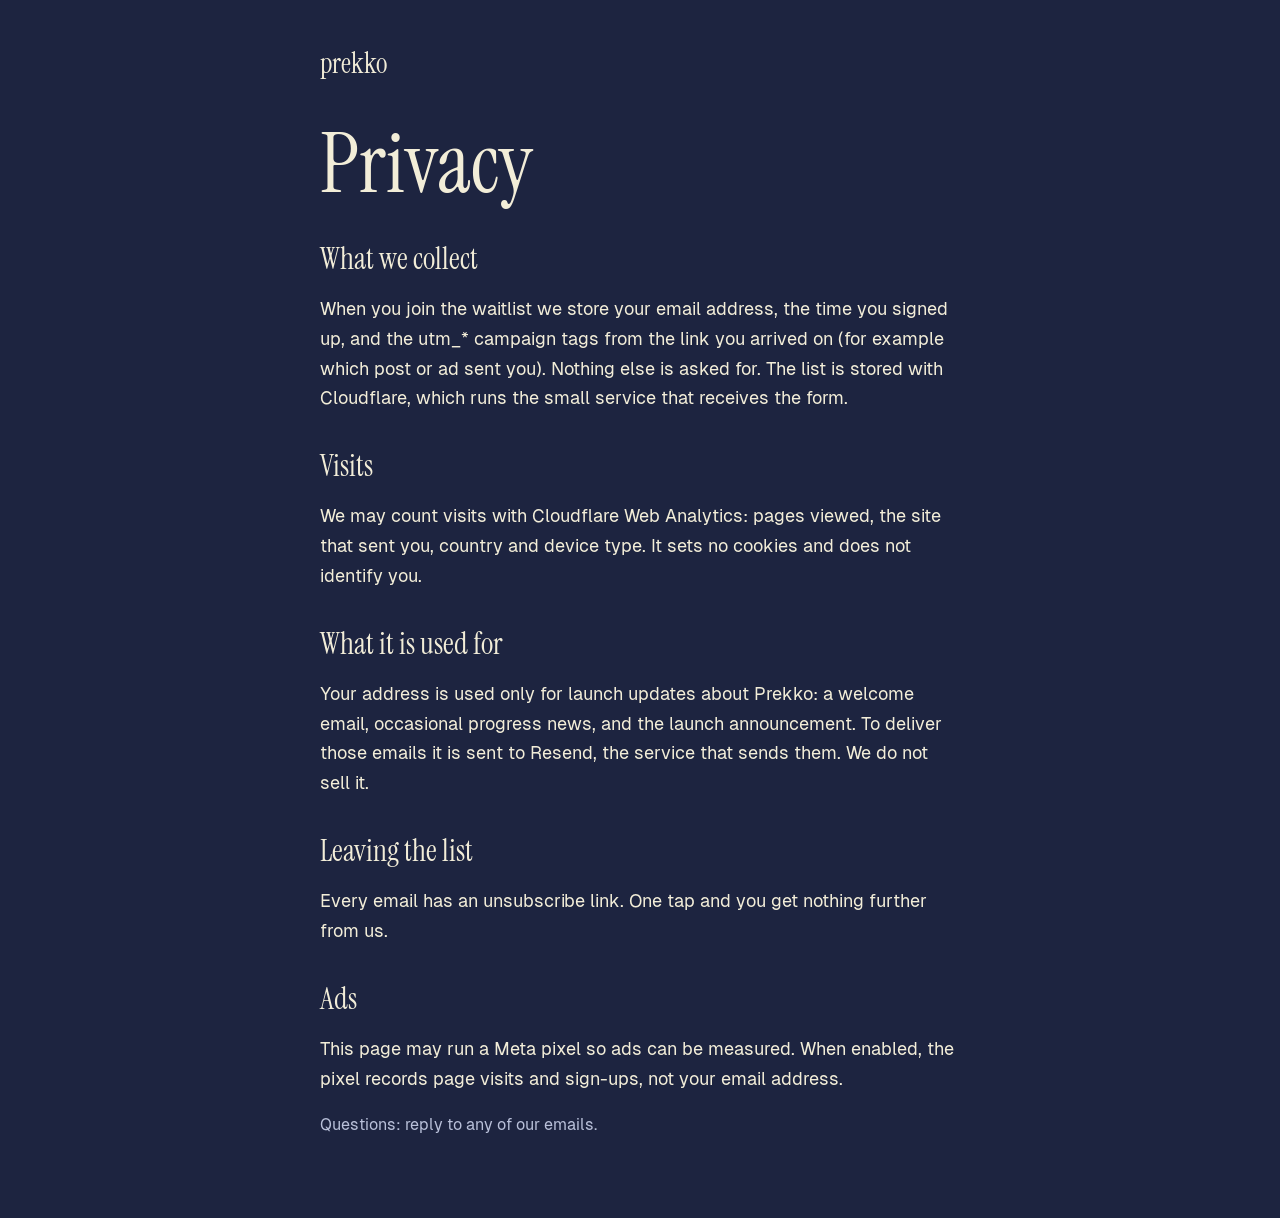
<file: 3d/privacy.html>
<!doctype html>
<html lang="en">
<head>
<meta name="robots" content="noindex, nofollow">
<meta charset="utf-8">
<meta name="viewport" content="width=device-width, initial-scale=1">
<meta name="theme-color" content="#1d2440">
<link rel="icon" href="/3d/favicon.ico" sizes="48x48">
<link rel="icon" href="/3d/favicon.svg" type="image/svg+xml">
<link rel="apple-touch-icon" href="/3d/apple-touch-icon-180.png">
<title>Prekko privacy</title>
  <link rel="stylesheet" crossorigin href="/3d/assets/privacy-Bkcu3wMs.css">
</head>
<body>
<main>
  <p><a class="home" href="/3d/">prekko</a></p>
  <h1>Privacy</h1>

  <h2>What we collect</h2>
  <p>When you join the waitlist we store your email address, the time you signed up, and the utm_* campaign tags
  from the link you arrived on (for example which post or ad sent you). Nothing else is asked for. The list is
  stored with Cloudflare, which runs the small service that receives the form.</p>

  <h2>Visits</h2>
  <p>We may count visits with Cloudflare Web Analytics: pages viewed, the site that sent you, country and device type.
  It sets no cookies and does not identify you.</p>

  <h2>What it is used for</h2>
  <p>Your address is used only for launch updates about Prekko: a welcome email, occasional progress news, and the
  launch announcement. To deliver those emails it is sent to Resend, the service that sends them. We do not sell it.</p>

  <h2>Leaving the list</h2>
  <p>Every email has an unsubscribe link. One tap and you get nothing further from us.</p>

  <h2>Ads</h2>
  <p>This page may run a Meta pixel so ads can be measured. When enabled, the pixel records page visits and sign-ups,
  not your email address.</p>

  <p class="small">Questions: reply to any of our emails.</p>
</main>
</body>
</html>
</file>
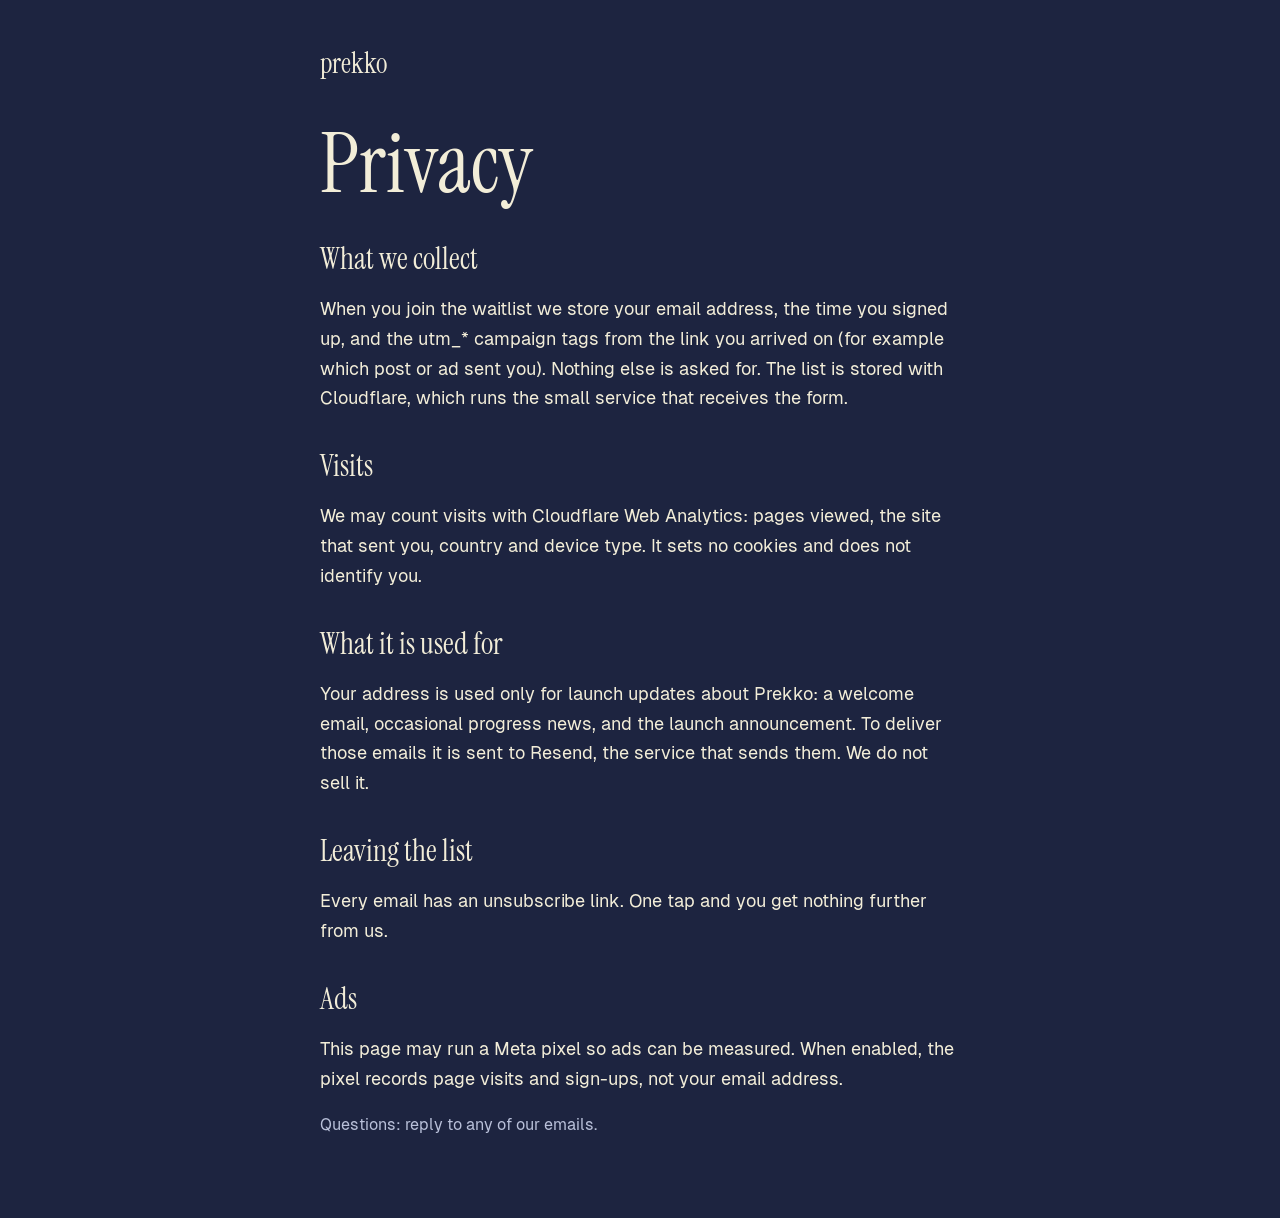
<file: concise/privacy.html>
<!doctype html>
<html lang="en">
<head>
<meta name="robots" content="noindex, nofollow">
<meta charset="utf-8">
<meta name="viewport" content="width=device-width, initial-scale=1">
<meta name="theme-color" content="#1d2440">
<link rel="icon" href="/concise/favicon.ico" sizes="48x48">
<link rel="icon" href="/concise/favicon.svg" type="image/svg+xml">
<link rel="apple-touch-icon" href="/concise/apple-touch-icon-180.png">
<title>Prekko privacy</title>
  <link rel="stylesheet" crossorigin href="/concise/assets/privacy-Ba4hCT1S.css">
</head>
<body>
<main>
  <p><a class="home" href="/concise/">prekko</a></p>
  <h1>Privacy</h1>

  <h2>What we collect</h2>
  <p>When you join the waitlist we store your email address, the time you signed up, and the utm_* campaign tags
  from the link you arrived on (for example which post or ad sent you). Nothing else is asked for. The list is
  stored with Cloudflare, which runs the small service that receives the form.</p>

  <h2>Visits</h2>
  <p>We may count visits with Cloudflare Web Analytics: pages viewed, the site that sent you, country and device type.
  It sets no cookies and does not identify you.</p>

  <h2>What it is used for</h2>
  <p>Your address is used only for launch updates about Prekko: a welcome email, occasional progress news, and the
  launch announcement. To deliver those emails it is sent to Resend, the service that sends them. We do not sell it.</p>

  <h2>Leaving the list</h2>
  <p>Every email has an unsubscribe link. One tap and you get nothing further from us.</p>

  <h2>Ads</h2>
  <p>This page may run a Meta pixel so ads can be measured. When enabled, the pixel records page visits and sign-ups,
  not your email address.</p>

  <p class="small">Questions: reply to any of our emails.</p>
</main>
</body>
</html>
</file>
<file: 3d/assets/main-CYUrs9Mz.css>
@font-face{font-family:Instrument Serif;font-style:normal;font-weight:400;font-display:swap;src:url(/3d/assets/instrument-serif-latin-400-normal-DnYpCC2O.woff2)format("woff2")}@font-face{font-family:Geist;font-style:normal;font-weight:400;font-display:swap;src:url(/3d/assets/geist-sans-latin-400-normal-gapTbOY8.woff2)format("woff2")}@font-face{font-family:Geist;font-style:normal;font-weight:500;font-display:swap;src:url(/3d/assets/geist-sans-latin-500-normal-uokXdC-Q.woff2)format("woff2")}@font-face{font-family:Geist Mono;font-style:normal;font-weight:400;font-display:swap;src:url(/3d/assets/geist-mono-latin-400-normal-DTRLJnHl.woff2)format("woff2")}:root{--dusk:#1b1b25;--dusk-deep:#111118;--slate:#2e2e3c;--iris:#93a7ea;--sun:#f1dc8c;--ink:#f2edd8;--muted:#bebdcc;--line:#f2edd838;--amber:#f0a830;--paper:#f0f1ee;--serif:"Instrument Serif", "Iowan Old Style", Georgia, serif;--sans:"Geist", system-ui, -apple-system, "Segoe UI", sans-serif;--mono:"Geist Mono", ui-monospace, "SF Mono", Consolas, monospace;--gutter:clamp(16px, 4vw, 48px);--focus:0;--fx:50%;--lightningcss-light: ;--lightningcss-dark:initial;color-scheme:dark}*,:before,:after{box-sizing:border-box}html{-webkit-text-size-adjust:100%;background:var(--dusk)}html,body{overflow-x:clip}html.gate-open{overflow:hidden}body{color:var(--ink);font:400 18px/1.6 var(--sans);-webkit-font-smoothing:antialiased;text-rendering:optimizelegibility;background:0 0;margin:0}a{color:var(--sun);text-underline-offset:3px;text-decoration-thickness:1px}:focus-visible{outline:2px solid var(--sun);outline-offset:3px;border-radius:2px}h1:focus,h2:focus{outline:none}.visually-hidden{clip:rect(0 0 0 0);clip-path:inset(50%);white-space:nowrap;width:1px;height:1px;overflow:hidden;position:absolute!important}.backdrop{z-index:-3;background:radial-gradient(120% 70% at 50% 110%,#33313f 0%,#0000 60%),linear-gradient(#191922 0%,#22212c 62%,#2b2a37 100%);position:fixed;top:0;bottom:0;left:0;right:0;overflow:hidden}.backdrop__beam{filter:blur(18px);background:linear-gradient(#f1dc8c38,#f1dc8c0a 85%,#0000);width:34%;height:95%;position:absolute;top:-10%;left:22%;transform:skew(18deg)}.backdrop__floor{background:radial-gradient(closest-side,#f1dc8c47,#0000);width:40%;height:18%;position:absolute;bottom:8%;left:34%;transform:skew(18deg)}#scene{z-index:-2;width:100%;height:100%;transition:opacity .35s;display:block;position:fixed;top:0;bottom:0;left:0;right:0}.vignette{z-index:-1;pointer-events:none;background:radial-gradient(ellipse calc(82% - var(--focus) * 54%) calc(78% - var(--focus) * 50%) at var(--fx,50%) 50%, transparent 62%, rgba(5, 5, 9, calc(.32 + var(--focus) * .58)) 100%);position:fixed;top:0;bottom:0;left:0;right:0}.soften{display:none}.is-focused .soften{z-index:-1;pointer-events:none;-webkit-backdrop-filter:blur(calc(var(--focus) * 9px));backdrop-filter:blur(calc(var(--focus) * 9px));-webkit-mask-image:radial-gradient(ellipse calc(76% - var(--focus) * 46%) calc(72% - var(--focus) * 42%) at var(--fx,50%) 50%, transparent 40%, #000 100%);-webkit-mask-image:radial-gradient(ellipse calc(76% - var(--focus) * 46%) calc(72% - var(--focus) * 42%) at var(--fx,50%) 50%, transparent 40%, #000 100%);mask-image:radial-gradient(ellipse calc(76% - var(--focus) * 46%) calc(72% - var(--focus) * 42%) at var(--fx,50%) 50%, transparent 40%, #000 100%);display:block;position:fixed;top:0;bottom:0;left:0;right:0}.grain{z-index:-1;pointer-events:none;opacity:.09;mix-blend-mode:overlay;background-image:url("data:image/svg+xml,%3Csvg xmlns='http://www.w3.org/2000/svg' width='180' height='180'%3E%3Cfilter id='n'%3E%3CfeTurbulence type='fractalNoise' baseFrequency='0.9' numOctaves='2' stitchTiles='stitch'/%3E%3CfeColorMatrix values='0 0 0 0 1 0 0 0 0 1 0 0 0 0 1 0 0 0 1.4 -0.2'/%3E%3C/filter%3E%3Crect width='100%25' height='100%25' filter='url(%23n)'/%3E%3C/svg%3E");animation:.9s steps(5,end) infinite grain;position:fixed;top:0;bottom:0;left:0;right:0}@keyframes grain{0%{background-position:0 0}20%{background-position:-22px 14px}40%{background-position:18px -26px}60%{background-position:-12px -8px}80%{background-position:26px 20px}to{background-position:0 0}}.blackout{z-index:-1;pointer-events:none;background:radial-gradient(ellipse 75% 70% at 60% 50%, rgba(4, 4, 7, calc(var(--dark,0) * var(--dark,0) * var(--dark,0))) 0%, rgba(4, 4, 7, var(--dark,0)) 100%);position:fixed;top:0;bottom:0;left:0;right:0}.no-webgl .grain,.no-webgl .soften,.no-webgl .blackout,.no-webgl #scene,.fallback-note{display:none}.no-webgl .fallback-note{max-width:34rem;padding:112px var(--gutter) 0;color:var(--muted);margin:0;font-size:16px;display:block}.logo{display:block;overflow:visible}.logo--top{width:auto;height:28px}.top{z-index:30;padding:16px var(--gutter);justify-content:space-between;align-items:center;gap:12px;display:flex;position:fixed;top:0;bottom:auto;left:0;right:0}.top:before{content:"";z-index:-1;pointer-events:none;-webkit-backdrop-filter:blur(6px);backdrop-filter:blur(6px);background:linear-gradient(#0e0e14e6 0%,#0e0e14b8 40%,#0e0e144d 72%,#0000);position:absolute;top:0;bottom:-70px;left:0;right:0;-webkit-mask-image:linear-gradient(#000 45%,#0000);mask-image:linear-gradient(#000 45%,#0000)}.top__brand{color:var(--ink);margin:-12px -14px;padding:12px 14px;display:block}.top__actions{align-items:center;gap:8px;display:flex}.ctl{min-height:44px;font:500 15px/1 var(--sans);color:var(--ink);border:1px solid var(--line);cursor:pointer;-webkit-backdrop-filter:blur(8px);backdrop-filter:blur(8px);background:#11111873;border-radius:999px;align-items:center;gap:8px;padding:0 14px;display:inline-flex}.ctl:hover{border-color:#f2edd880}.ctl__icon{place-items:center;width:16px;height:16px;display:inline-grid}.ctl__icon svg{stroke:currentColor;fill:none;stroke-width:1.6px;stroke-linecap:round;stroke-linejoin:round;width:16px;height:16px}.ctl .is-on,.ctl[aria-pressed=true] .is-off{display:none}.ctl[aria-pressed=true] .is-on{display:block}.ctl[aria-pressed=false]{color:var(--muted)}.top__cta{min-height:44px;font:500 15px/1 var(--sans);color:var(--dusk-deep);background:var(--sun);white-space:nowrap;border-radius:999px;align-items:center;padding:0 18px;text-decoration:none;display:inline-flex}.top__cta:hover{background:#f7e7a9}.top__link{min-height:44px;font:500 15px/1 var(--sans);color:var(--ink);white-space:nowrap;border:1px solid var(--line);background:#11111873;border-radius:999px;align-items:center;padding:0 14px;text-decoration:none;display:inline-flex}.top__link:hover{border-color:#f2edd880}.dock-link{display:none}.autoplay{right:var(--gutter);z-index:35;position:fixed;bottom:18px}.js.gate-open .autoplay{display:none}.autoplay__btn{min-height:44px;font:500 15px/1 var(--sans);color:var(--ink);border:1px solid var(--line);cursor:pointer;-webkit-backdrop-filter:blur(8px);backdrop-filter:blur(8px);background:#0e0e14c7;border-radius:999px;align-items:center;gap:8px;padding:0 16px 0 12px;display:inline-flex;position:relative}.autoplay__btn:hover{border-color:#f2edd880}.autoplay__btn .ctl__icon svg{stroke:currentColor;fill:none;stroke-width:1.6px;stroke-linecap:round;stroke-linejoin:round;width:16px;height:16px}.autoplay__btn .is-on,.autoplay__btn[aria-pressed=true] .is-off{display:none}.autoplay__btn[aria-pressed=true] .is-on{display:block}.autoplay__btn[aria-pressed=false] .ctl__icon{color:var(--sun)}.autoplay__bar{pointer-events:none;opacity:0;background:#f2edd829;height:1px;transition:opacity .3s;position:absolute;bottom:6px;left:18px;right:18px}.autoplay__bar span{width:calc(var(--ap,0) * 100%);background:var(--sun);position:absolute;top:0;bottom:0;left:0;right:auto}.autoplay.is-playing .autoplay__bar{opacity:1}.rail{left:var(--gutter);z-index:40;gap:14px;display:flex;position:fixed;top:50%;transform:translateY(-50%)}.rail__track{background:var(--line);width:1px;position:relative}.rail__fill{height:calc(var(--p,0) * 100%);background:var(--sun);position:absolute;top:0;bottom:auto;left:0;right:0}.rail ol{gap:0;margin:0;padding:0;list-style:none;display:grid}.rail a{min-width:44px;min-height:44px;color:var(--muted);align-items:center;padding:0;font-size:15px;text-decoration:none;display:flex;position:relative}.rail__n{font:400 13px/1 var(--mono)}.rail__t{z-index:1;border:1px solid var(--line);color:var(--ink);white-space:nowrap;pointer-events:none;opacity:0;background:#0e0e14f5;border-radius:999px;padding:6px 12px;transition:opacity .2s,transform .2s;position:absolute;top:50%;left:calc(100% + 8px);transform:translate(-4px,-50%)}.rail a:hover .rail__t{opacity:1;transform:translateY(-50%)}.rail a:focus-visible .rail__t{opacity:1;transform:translateY(-50%)}.rail a[aria-current=step]{color:var(--ink)}.rail a[aria-current=step] .rail__n{color:var(--sun)}.chapter{min-height:calc(var(--len,160) * 1svh);position:relative}.js .chapter+.chapter{margin-top:-100svh}.chapter.is-off .chapter__inner{pointer-events:none}.is-waiting{opacity:0;transform:translateY(6px)}.chapter__body>*,.chapter__body{transition:opacity .5s,transform .5s}.chapter__inner{width:min(100%,44rem);min-height:100svh;padding:112px var(--gutter) 72px calc(var(--gutter) + 150px);opacity:var(--vis,1);isolation:isolate;z-index:1;text-shadow:0 1px 24px #0a0a1099,0 0 2px #0a0a108c;flex-direction:column;justify-content:center;display:flex;position:sticky;top:0}.chapter__inner:before{content:"";z-index:-1;pointer-events:none;background:radial-gradient(closest-side,#0e0e149e,#0e0e1461 55%,#0000);position:absolute;top:8%;bottom:6%;left:-14%;right:-18%}.chapter[data-align=right] .chapter__inner{padding-left:var(--gutter);padding-right:calc(var(--gutter) + 24px);margin-left:auto}.chapter[data-align=center] .chapter__inner{padding-left:var(--gutter);width:min(100%,40rem);margin:0 auto}.chapter__story{color:var(--muted);margin:0 0 18px;font-size:16px}.chapter__what{max-width:30ch;color:var(--ink);margin:0 0 10px;font-size:clamp(18px,1.4vw,21px);font-weight:500;line-height:1.45}.caption{color:var(--muted);border-left:2px solid #93a7eab3;max-width:40ch;margin:18px 0 0;padding-left:12px;font-size:15px}.chapter--who .chapter__inner{max-height:100svh}.chapter__headline{font:400 clamp(44px, 5.4vw, 88px)/.95 var(--serif);letter-spacing:-.02em;text-wrap:balance;margin:0 0 20px}.js .has-card.is-card .chapter__inner,.js .has-card.is-card[data-align] .chapter__inner{width:100%;padding-left:var(--gutter);padding-right:var(--gutter);text-align:center;justify-content:center;align-items:center;margin:0}.js .has-card.is-card .chapter__inner:before{display:none}.js .has-card.is-card .chapter__title{max-width:12ch;margin:0;font-size:clamp(56px,9vw,150px)}.js .has-card.is-card .chapter__body{visibility:hidden}.js .has-card:not(.is-card) .chapter__title{clip:rect(0 0 0 0);clip-path:inset(50%);white-space:nowrap;width:1px;height:1px;position:absolute;overflow:hidden}.chapter__card{margin:0 0 40px}.chapter__card-title{max-width:14ch;font:400 clamp(44px, 6vw, 96px)/1 var(--serif);letter-spacing:-.02em;text-wrap:balance;margin:0}.chapter__card-sub{color:var(--muted);margin:18px 0 0;font-size:clamp(17px,1.3vw,20px)}.js .chapter__card{display:none}.js .has-opening.is-card .chapter__card{margin:0;display:block}.js .has-opening.is-card .chapter__card-title{margin:0 auto}.js .has-opening.is-card .chapter__inner,.js .has-opening.is-card[data-align] .chapter__inner{width:100%;padding-left:var(--gutter);padding-right:var(--gutter);text-align:center;justify-content:center;align-items:center;margin:0}.js .has-opening.is-card .chapter__inner:before,.js .has-opening.is-card .chapter__inner>:not(.chapter__card):not(.chapter__title){display:none}.js .has-opening.is-card .chapter__title{clip:rect(0 0 0 0);clip-path:inset(50%);white-space:nowrap;width:1px;height:1px;position:absolute;overflow:hidden}.js .has-opening:not(.is-card) .chapter__inner>*{animation:.7s backwards card-out}.js .has-opening .chapter__card{opacity:var(--card-o,1)}.js.gate-open .has-opening .chapter__card{transition:opacity .7s .5s}.js.gate-open:not(.met-gate) .has-opening .chapter__card{opacity:0}.js.met-gate:not(.no-webgl) .chapter--hour-six .chapter__what,.js.met-gate:not(.no-webgl) .chapter--hour-six .chapter__story{display:none}@keyframes card-out{0%{opacity:0;transform:translateY(8px)}}.chapter__num{font:400 14px/1 var(--mono);color:var(--muted);margin:0 0 14px}.chapter__num span{color:var(--sun)}.chapter__title{font:400 clamp(60px, 10.5vw, 160px)/.9 var(--serif);letter-spacing:-.02em;text-wrap:balance;margin:0 0 24px}.chapter p:not([class]),.chapter p[class=is-waiting]{max-width:34ch;margin:0 0 14px;font-size:clamp(18px,1.35vw,21px)}.chapter--hour-six .chapter__title{font-size:clamp(72px,14vw,220px)}.lede{max-width:36ch;color:var(--ink);margin:6px 0 0;font-size:clamp(19px,1.5vw,23px);line-height:1.5}.disclosure{color:var(--muted);margin:20px 0 0;font-size:16px}.chapter--rich .chapter__inner{width:min(100%,68rem);min-height:100svh;max-height:100svh;padding-top:clamp(76px,11svh,112px);padding-bottom:clamp(20px,4svh,48px)}.chapter--rich .chapter__title{margin-bottom:clamp(10px,2svh,24px);font-size:clamp(56px,min(8vw,12svh),128px)}.chapter--rich p:not([class]),.chapter--rich p[class=is-waiting]{max-width:56ch}.chapter--how-it-works .chapter__inner{width:min(100%,46rem);padding-top:clamp(76px,11svh,112px);padding-bottom:clamp(24px,5svh,72px)}.chapter--how-it-works .chapter__title{margin-bottom:clamp(8px,1.6svh,18px);font-size:clamp(48px,min(5.4vw,8.4svh),92px)}.layers{gap:clamp(10px,2svh,18px);max-width:34rem;margin:clamp(10px,2svh,20px) 0 0;padding:0;list-style:none;display:grid}.layers li{border-top:1px solid #f0a83047;grid-template-columns:1fr;align-items:baseline;padding-top:clamp(8px,1.4svh,12px);display:grid}.layers__name{font:400 clamp(28px, 4.2svh, 38px)/1 var(--serif);color:var(--paper)}.layers__d{color:var(--ink);margin-top:6px;font-size:clamp(17px,1.25vw,19px);line-height:1.45}.closer{max-width:34ch;font:400 clamp(24px, 2.2vw, 32px)/1.2 var(--serif);color:var(--amber);margin:clamp(14px,2.6svh,24px) 0 0}.stats{border-top:1px solid #f0a83047;flex-wrap:wrap;gap:6px clamp(18px,2.2vw,30px);max-width:34rem;margin:clamp(12px,2svh,20px) 0 0;padding-top:clamp(8px,1.4svh,12px);display:flex}.stat{align-items:center;gap:8px;display:inline-flex}.stat__n{font:400 clamp(38px, min(3.6vw, 5.6svh), 52px)/1 var(--serif);color:var(--amber)}.stat__t{max-width:6em;font:500 14px/1.25 var(--sans);color:var(--ink)}.chapter--how-it-works .stats+.closer{margin-top:clamp(8px,1.4svh,14px)}.sum{max-width:34rem}.stack-tags{z-index:0;pointer-events:none;visibility:hidden;position:fixed;top:0;bottom:0;left:0;right:0}.stack-tags.is-on{visibility:visible}.stack-tags__lines{width:100%;height:100%;position:absolute;top:0;bottom:0;left:0;right:0;overflow:visible}.stack-tags__lines line{stroke:#f0a830bf;stroke-width:1px}.stack-tag__dot{background:#f0f1ee99;border-radius:50%;width:6px;height:6px;transition:background-color .4s,box-shadow .4s;position:absolute;top:-3px;left:-3px}.stack-tag__dot.is-lit{background:var(--amber);box-shadow:0 0 0 4px #f0a83038,0 0 14px #f0a830cc}.stack-tag{font:400 15px/1.2 var(--sans);color:#f0f1ee9e;white-space:nowrap;background:#07090db3;border:1px solid #f0f1ee29;border-radius:999px;align-items:baseline;gap:8px;padding:5px 12px;transition:color .4s,border-color .4s,box-shadow .4s;display:inline-flex;position:absolute;top:0;left:0}.stack-tag.is-lit{color:var(--paper);border-color:#f0a830b3;box-shadow:0 0 18px #f0a83040}.param-trees{z-index:0;pointer-events:none;opacity:0;width:100%;height:100%;transition:opacity .4s;position:fixed;top:0;bottom:0;left:0;right:0}.caption--tree{border-left-color:#f0a83099;margin-top:12px;font-size:13px}.chapter--how-it-works .chapter__inner:before,.chapter--learns .chapter__inner:before{background:radial-gradient(closest-side,#07090db3,#07090d6b 55%,#0000)}.activity{text-shadow:none;border:1px solid var(--line);-webkit-backdrop-filter:blur(14px);backdrop-filter:blur(14px);background:#111118a8;border-radius:28px;max-width:52rem;margin:clamp(8px,1.6svh,18px) 0 0}.activity__head{flex-wrap:wrap;align-items:center;gap:8px 16px;padding:clamp(12px,2svh,20px) clamp(16px,2.5vw,28px) 0;display:flex}.activity__badge{color:var(--sun);border:1px dashed #f1dc8cb3;border-radius:999px;padding:6px 14px;font-size:15px;display:inline-block}.activity__example{color:var(--muted);font-size:15px}.activity__body{grid-template-columns:auto 1fr;align-items:center;gap:clamp(20px,4vw,48px);padding:clamp(10px,2svh,24px) clamp(16px,2.5vw,28px) clamp(14px,2.4svh,28px);display:grid}.ring{width:clamp(180px,36svh,300px);height:auto;display:block}.ring__day{fill:none;stroke:#f2edd814;stroke-width:14px}.ring__awake{fill:none;stroke:#93a7ea38;stroke-width:2px}.ring__bored{fill:none;stroke:var(--iris);stroke-width:2px;stroke-dasharray:2 6;stroke-linecap:round}.ring__hunt{fill:none;stroke:var(--sun);stroke-width:14px;stroke-linecap:round}.ring__tick{font:400 13px var(--mono);fill:var(--muted)}.ring__big{font:400 54px var(--serif);fill:var(--ink)}.ring__small{font:400 16px var(--sans);fill:var(--muted)}.activity__figures{grid-template-columns:1fr 1fr;gap:22px 28px;margin:0;display:grid}.activity__figures dt{color:var(--muted);font-size:16px}.activity__figures dd{font:400 clamp(34px, 5.4svh, 44px)/1 var(--serif);margin:4px 0 0}.activity__figures dd span{font:400 16px/1.3 var(--sans);color:var(--muted);margin-top:6px;display:block}.activity__figures>div:last-child:nth-child(odd){grid-column:1/-1}.signup{text-shadow:none;margin:18px 0 0}.signup__label{color:var(--muted);margin:0 0 10px;font-size:16px;display:block}.signup__row{gap:10px;display:flex}.signup input[type=email]{min-width:0;min-height:56px;font:400 19px var(--sans);color:var(--ink);-webkit-backdrop-filter:blur(10px);backdrop-filter:blur(10px);background:#11111899;border:1px solid #f2edd859;border-radius:999px;flex:1;padding:0 20px}.signup input[type=email]::placeholder{color:#98a0bd}.signup input[type=email]:focus-visible{outline:2px solid var(--sun);outline-offset:2px;border-color:#0000}.signup__msg{min-height:1.6em;margin:12px 0 0;font-size:16px}.signup__msg.is-ok{color:var(--sun)}.signup__msg.is-err{color:#c7d2ff}.signup__msg.is-err:before{content:"";background:var(--iris);border-radius:50%;width:8px;height:8px;margin-right:8px;display:inline-block}.signup__note{color:var(--muted);margin:4px 0 0;font-size:16px}.signup.is-done .signup__row,.signup.is-done .signup__label{display:none}.hp{width:1px;height:1px;position:absolute;left:-10000px;overflow:hidden}.btn{min-height:56px;font:500 17px/1 var(--sans);cursor:pointer;white-space:nowrap;border:1px solid #0000;border-radius:999px;justify-content:center;align-items:center;padding:0 26px;transition:background-color .2s,border-color .2s;display:inline-flex}.btn--sun{background:var(--sun);color:var(--dusk-deep)}.btn--sun:hover{background:#f7e7a9}.btn--ghost{color:var(--ink);background:0 0;border-color:#f2edd873}.btn--ghost:hover{border-color:var(--ink)}.btn[disabled]{opacity:.6;cursor:default}.gate{display:none}.js.gate-open .gate{z-index:60;text-align:center;-webkit-backdrop-filter:blur(8px);backdrop-filter:blur(8px);background:radial-gradient(90% 80% at 50% 45%,#1d2440d1,#111118f7);place-content:center;justify-items:center;gap:18px;padding:24px 16px;display:grid;position:fixed;top:0;bottom:0;left:0;right:0}.gate__mark{width:min(300px,62vw);color:var(--ink);will-change:transform;padding:12px}.logo--gate{width:100%;height:auto}.logo--gate .logo__draw{stroke-dasharray:1 2;stroke-dashoffset:1.2px;animation:.75s cubic-bezier(.6,.05,.3,1) forwards logo-draw;animation-delay:calc(.1s + var(--i,0) * .14s)}.logo--gate .logo__fill{fill-opacity:0;animation:.9s cubic-bezier(.6,.05,.3,1) .1s forwards logo-draw,.5s 1.25s forwards logo-fill}.logo--gate path:nth-of-type(2){--i:1}.logo--gate g g path:first-child{--i:2}.logo--gate g g path:nth-child(2){--i:3}.logo--gate g g path:nth-child(3){--i:4}.logo--gate g g path:nth-child(4){--i:5}.logo--gate g g path:nth-child(5){--i:6}.logo--gate g g path:nth-child(6){--i:7}@keyframes logo-draw{to{stroke-dashoffset:0}}@keyframes logo-fill{to{fill-opacity:1}}.gate__what{max-width:28ch;color:var(--ink);text-wrap:balance;margin:0;font-size:clamp(19px,2.2vw,22px);font-weight:500;line-height:1.4}.gate__line{max-width:30ch;color:var(--muted);text-wrap:balance;margin:0;font-size:17px}.gate__auto{max-width:32ch;color:var(--ink);text-wrap:balance;margin:0;font-size:17px}.gate__progress{width:min(440px,100%);color:var(--muted);grid-template-columns:1fr 120px 1fr;align-items:center;gap:14px;margin:6px 0 4px;font-size:16px;display:grid}.gate__count{font:400 15px/1 var(--mono);color:var(--sun);text-align:right;justify-self:end;min-width:3ch}.gate__status{white-space:nowrap;justify-self:start}.gate__bar{background:var(--line);width:120px;height:1px;position:relative}.gate__bar span{width:calc(var(--gp,0) * 100%);background:var(--sun);position:absolute;top:0;bottom:0;left:0;right:auto}.gate__actions{flex-wrap:wrap;justify-content:center;gap:12px;margin-top:8px;display:flex}.gate .btn:focus{outline:3px solid var(--ink);outline-offset:4px}.gate .btn:focus-visible{outline:3px solid var(--ink);outline-offset:4px}.gate .btn:focus:not(:focus-visible){outline-color:#f2edd899}.flash{z-index:59;pointer-events:none;opacity:0;mix-blend-mode:screen;background:radial-gradient(70% 60% at 50% 55%,#ffeebe8c,#f1dc8c2e 60%,#0000);position:fixed;top:0;bottom:0;left:0;right:0}.gate__skip{min-height:44px;color:var(--muted);align-items:center;margin-top:0;padding:0 12px;font-size:16px;display:inline-flex}.gate__skip:hover{color:var(--ink)}@media (max-width:720px){.reduce .chapter--how-it-works .chapter__inner:before{background:#07090df0;top:0;bottom:0;left:0;right:0}}@media (max-width:720px),(max-aspect-ratio:9/10){body{font-size:17px}.top{-webkit-backdrop-filter:blur(10px);backdrop-filter:blur(10px);background:#111118d1;padding:10px 16px}.js .chapter.chapter--rich,.js .chapter--rich+.chapter{margin-top:0}.chapter--rich{min-height:auto}.chapter--rich .chapter__inner{min-height:auto;max-height:none;padding-top:120px;position:relative}.ring{width:100%}.logo--top{height:24px}.ctl{justify-content:center;width:44px;padding:0}.ctl__label{clip:rect(0 0 0 0);clip-path:inset(50%);white-space:nowrap;width:1px;height:1px;position:absolute;overflow:hidden}.top__cta{padding:0 14px;font-size:15px}.rail{top:62px;left:0;right:0;transform:none}.rail ol{display:none}.rail__track{background:#f2edd81f;width:100%;height:2px}.rail__fill{height:100%;width:calc(var(--p,0) * 100%);top:0;bottom:0;left:0;right:auto}.chapter__inner,.chapter[data-align] .chapter__inner{justify-content:flex-end;width:100%;margin:0;padding:104px 16px 56px}.chapter__inner:before{background:linear-gradient(#0000,#0e0e149e 30%,#0e0e14d1);top:30%;bottom:0;left:0;right:0}.chapter__title{font-size:clamp(54px,17vw,96px)}.chapter__headline{margin-bottom:12px;font-size:clamp(40px,12vw,64px)}.js .has-card.is-card .chapter__title{font-size:clamp(48px,14vw,80px)}.chapter__card-title{font-size:clamp(40px,12vw,64px)}.chapter__inner,.chapter[data-align] .chapter__inner{padding-bottom:76px}.autoplay{bottom:14px;right:16px}.autoplay__btn{font-size:14px}.js:not(.reduce) .layers{display:grid}.js:not(.reduce) .layers li{grid-area:1/1;transition:opacity .4s,visibility .4s}.js:not(.reduce) .layers li:not(.is-waiting):has(~li:not(.is-waiting)){opacity:0;visibility:hidden}.js:not(.reduce) .chapter--how-it-works .chapter__body{grid-template-columns:minmax(0,1fr);display:grid}.js:not(.reduce) .chapter--how-it-works .chapter__body>*{grid-column:1}.js:not(.reduce) .chapter--how-it-works .layers,.js:not(.reduce) .chapter--how-it-works .sum{grid-row:2;align-self:start}.js:not(.reduce) .chapter--how-it-works .caption--tree{grid-row:3}.js:not(.reduce) .chapter--how-it-works .layers{transition:opacity .4s,visibility .4s}.js:not(.reduce) .chapter--how-it-works .chapter__body:has(.closer:not(.is-waiting)) .layers{opacity:0;visibility:hidden}.js:not(.reduce) .chapter--how-it-works .sum .stats{margin-top:0}.layers__name{font-size:28px}.layers__d{font-size:16px}.closer{font-size:22px}.stats{gap:4px 14px;margin-top:12px;padding-top:8px}.stat{gap:6px}.stat__n{font-size:30px}.stat__t{max-width:5.6em;font-size:12px}.stack-tag{padding:4px 9px;font-size:13px}.top__link{display:none}.dock-link{z-index:35;min-height:44px;font:500 14px/1 var(--sans);color:var(--ink);border:1px solid var(--line);-webkit-backdrop-filter:blur(8px);backdrop-filter:blur(8px);background:#0e0e14c7;border-radius:999px;align-items:center;padding:0 16px;text-decoration:none;display:inline-flex;position:fixed;bottom:14px;left:16px}.js.gate-open .dock-link{display:none}.no-webgl .fallback-note{z-index:5;position:absolute;top:0;left:0;right:0}.chapter--hour-six .chapter__title{font-size:clamp(64px,21vw,112px)}.activity__body{grid-template-columns:1fr}.ring{max-width:260px;margin:0 auto}.activity__figures dd{font-size:36px}.signup__row{flex-direction:column}.btn{width:100%}.gate__actions{flex-direction:column;width:min(320px,100%)}}@media (max-width:380px){.top__cta{padding:0 12px;font-size:14px}}@media (max-height:500px) and (min-aspect-ratio:9/10){.top{padding-top:8px;padding-bottom:8px}.top:before{bottom:-40px}.rail{top:60px;left:0;right:0;transform:none}.rail ol{display:none}.rail__track{background:#f2edd81f;width:100%;height:2px}.rail__fill{height:100%;width:calc(var(--p,0) * 100%);top:0;bottom:0;left:0;right:auto}.chapter__inner,.chapter[data-align] .chapter__inner{padding-top:66px;padding-bottom:64px;padding-left:calc(var(--gutter) + 8px)}.chapter[data-align=right] .chapter__inner{padding-left:var(--gutter)}.chapter__inner,.chapter--rich .chapter__inner,.chapter--how-it-works .chapter__inner{width:min(100%,36rem)}.chapter__title,.chapter--hour-six .chapter__title,.chapter--how-it-works .chapter__title,.chapter--rich .chapter__title{margin-bottom:8px;font-size:clamp(36px,13vh,56px)}.chapter__headline{margin-bottom:8px;font-size:clamp(32px,11vh,48px)}.chapter__num{margin-bottom:6px}.chapter p:not([class]),.chapter p[class=is-waiting],.lede{max-width:46ch;margin-bottom:6px;font-size:16px;line-height:1.4}.chapter__what{max-width:46ch;margin-bottom:2px;font-size:16px}.chapter__story{display:none}.disclosure{margin-top:6px;font-size:14px}.caption{margin-top:6px;font-size:13px}.layers{gap:4px;margin-top:4px}.layers li{padding-top:4px}.layers__name{font-size:22px}.layers__d{margin-top:2px;font-size:14px;line-height:1.35}.closer{margin-top:6px;font-size:20px}.stats{gap:2px 16px;margin-top:6px;padding-top:4px}.stat__n{font-size:26px}.stat__t{margin-top:0;font-size:12px}.js:not(.reduce) .layers li{grid-area:1/1;transition:opacity .4s,visibility .4s}.js:not(.reduce) .layers li:not(.is-waiting):has(~li:not(.is-waiting)){opacity:0;visibility:hidden}.js:not(.reduce) .chapter--how-it-works .chapter__body{grid-template-columns:minmax(0,1fr);display:grid}.js:not(.reduce) .chapter--how-it-works .chapter__body>*{grid-column:1}.js:not(.reduce) .chapter--how-it-works .layers,.js:not(.reduce) .chapter--how-it-works .sum{grid-row:2;align-self:start}.js:not(.reduce) .chapter--how-it-works .caption--tree{grid-row:3}.js:not(.reduce) .chapter--how-it-works .chapter__body:has(.closer:not(.is-waiting)) .layers{opacity:0;visibility:hidden}.js:not(.reduce) .chapter--how-it-works .sum .stats,.js .chapter.chapter--rich,.js .chapter--rich+.chapter{margin-top:0}.chapter--rich{min-height:auto}.chapter--rich .chapter__inner{min-height:auto;max-height:none;position:relative}.js.gate-open .gate{place-content:start center;gap:8px;padding:14px 16px;overflow-y:auto}.gate__mark{width:min(150px,34vh);padding:4px}.gate__what{font-size:17px}.gate__line,.gate__auto{font-size:15px}.chapter__card-title{font-size:clamp(32px,11vh,52px)}.js .has-card.is-card .chapter__title{max-width:none;font-size:clamp(36px,13vh,56px)}.chapter__card-sub{margin-top:10px;font-size:16px}.gate__progress{margin:0}.gate__actions{margin-top:0}}.reduce #scene{transition-duration:.6s}@media (prefers-reduced-motion:reduce){.logo--gate .logo__draw,.logo--gate .logo__fill{stroke-dashoffset:0;fill-opacity:1;animation:none}.chapter__body>*,.chapter__body{transition:none}.js .has-opening:not(.is-card) .chapter__inner>*{animation:none}.rail__t{transition:none}.grain{animation:none}}.capture .top,.capture .rail,.capture .autoplay,.capture .dock-link{visibility:hidden!important}.capture .signup,.capture .grain{display:none}.capture .chapter__num{visibility:hidden!important}@media (orientation:portrait){.capture .top{visibility:visible!important}.capture .top>*{visibility:hidden!important}}.capture-fade{z-index:1000;pointer-events:none;background:#000;position:fixed;top:0;bottom:0;left:0;right:0}.capture-clean .chapter__inner,.capture-clean .stack-tags{opacity:0!important;transition:none!important}
</file>
<file: concise/assets/main-BTUI805f.css>
@font-face{font-family:Instrument Serif;font-style:normal;font-weight:400;font-display:swap;src:url(/concise/assets/instrument-serif-latin-400-normal-DnYpCC2O.woff2)format("woff2")}@font-face{font-family:Geist;font-style:normal;font-weight:400;font-display:swap;src:url(/concise/assets/geist-sans-latin-400-normal-gapTbOY8.woff2)format("woff2")}@font-face{font-family:Geist;font-style:normal;font-weight:500;font-display:swap;src:url(/concise/assets/geist-sans-latin-500-normal-uokXdC-Q.woff2)format("woff2")}@font-face{font-family:Geist Mono;font-style:normal;font-weight:400;font-display:swap;src:url(/concise/assets/geist-mono-latin-400-normal-DTRLJnHl.woff2)format("woff2")}:root{--dusk:#1b1b25;--dusk-deep:#111118;--slate:#2e2e3c;--iris:#93a7ea;--sun:#f1dc8c;--ink:#f2edd8;--muted:#bebdcc;--line:#f2edd838;--amber:#f0a830;--paper:#f0f1ee;--serif:"Instrument Serif", "Iowan Old Style", Georgia, serif;--sans:"Geist", system-ui, -apple-system, "Segoe UI", sans-serif;--mono:"Geist Mono", ui-monospace, "SF Mono", Consolas, monospace;--gutter:clamp(16px, 4vw, 48px);--focus:0;--fx:50%;--lightningcss-light: ;--lightningcss-dark:initial;color-scheme:dark}*,:before,:after{box-sizing:border-box}html{-webkit-text-size-adjust:100%;background:var(--dusk)}html,body{overflow-x:clip}html.gate-open{overflow:hidden}body{color:var(--ink);font:400 18px/1.6 var(--sans);-webkit-font-smoothing:antialiased;text-rendering:optimizelegibility;background:0 0;margin:0}a{color:var(--sun);text-underline-offset:3px;text-decoration-thickness:1px}:focus-visible{outline:2px solid var(--sun);outline-offset:3px;border-radius:2px}h1:focus,h2:focus{outline:none}.visually-hidden{clip:rect(0 0 0 0);clip-path:inset(50%);white-space:nowrap;width:1px;height:1px;overflow:hidden;position:absolute!important}.backdrop{z-index:-3;background:radial-gradient(120% 70% at 50% 110%,#33313f 0%,#0000 60%),linear-gradient(#191922 0%,#22212c 62%,#2b2a37 100%);position:fixed;top:0;bottom:0;left:0;right:0;overflow:hidden}.backdrop__beam{filter:blur(18px);background:linear-gradient(#f1dc8c38,#f1dc8c0a 85%,#0000);width:34%;height:95%;position:absolute;top:-10%;left:22%;transform:skew(18deg)}.backdrop__floor{background:radial-gradient(closest-side,#f1dc8c47,#0000);width:40%;height:18%;position:absolute;bottom:8%;left:34%;transform:skew(18deg)}#scene{z-index:-2;width:100%;height:100%;transition:opacity .35s;display:block;position:fixed;top:0;bottom:0;left:0;right:0}.vignette{z-index:-1;pointer-events:none;background:radial-gradient(ellipse calc(82% - var(--focus) * 54%) calc(78% - var(--focus) * 50%) at var(--fx,50%) 50%, transparent 62%, rgba(5, 5, 9, calc(.32 + var(--focus) * .58)) 100%);position:fixed;top:0;bottom:0;left:0;right:0}.soften{display:none}.is-focused .soften{z-index:-1;pointer-events:none;-webkit-backdrop-filter:blur(calc(var(--focus) * 9px));backdrop-filter:blur(calc(var(--focus) * 9px));-webkit-mask-image:radial-gradient(ellipse calc(76% - var(--focus) * 46%) calc(72% - var(--focus) * 42%) at var(--fx,50%) 50%, transparent 40%, #000 100%);-webkit-mask-image:radial-gradient(ellipse calc(76% - var(--focus) * 46%) calc(72% - var(--focus) * 42%) at var(--fx,50%) 50%, transparent 40%, #000 100%);mask-image:radial-gradient(ellipse calc(76% - var(--focus) * 46%) calc(72% - var(--focus) * 42%) at var(--fx,50%) 50%, transparent 40%, #000 100%);display:block;position:fixed;top:0;bottom:0;left:0;right:0}.grain{z-index:-1;pointer-events:none;opacity:.09;mix-blend-mode:overlay;background-image:url("data:image/svg+xml,%3Csvg xmlns='http://www.w3.org/2000/svg' width='180' height='180'%3E%3Cfilter id='n'%3E%3CfeTurbulence type='fractalNoise' baseFrequency='0.9' numOctaves='2' stitchTiles='stitch'/%3E%3CfeColorMatrix values='0 0 0 0 1 0 0 0 0 1 0 0 0 0 1 0 0 0 1.4 -0.2'/%3E%3C/filter%3E%3Crect width='100%25' height='100%25' filter='url(%23n)'/%3E%3C/svg%3E");animation:.9s steps(5,end) infinite grain;position:fixed;top:0;bottom:0;left:0;right:0}@keyframes grain{0%{background-position:0 0}20%{background-position:-22px 14px}40%{background-position:18px -26px}60%{background-position:-12px -8px}80%{background-position:26px 20px}to{background-position:0 0}}.blackout{z-index:-1;pointer-events:none;background:radial-gradient(ellipse 75% 70% at 60% 50%, rgba(4, 4, 7, calc(var(--dark,0) * var(--dark,0) * var(--dark,0))) 0%, rgba(4, 4, 7, var(--dark,0)) 100%);position:fixed;top:0;bottom:0;left:0;right:0}.no-webgl .grain,.no-webgl .soften,.no-webgl .blackout,.no-webgl #scene,.fallback-note{display:none}.no-webgl .fallback-note{max-width:34rem;padding:112px var(--gutter) 0;color:var(--muted);margin:0;font-size:16px;display:block}.logo{display:block;overflow:visible}.logo--top{width:auto;height:28px}.top{z-index:30;padding:16px var(--gutter);justify-content:space-between;align-items:center;gap:12px;display:flex;position:fixed;top:0;bottom:auto;left:0;right:0}.top:before{content:"";z-index:-1;pointer-events:none;-webkit-backdrop-filter:blur(6px);backdrop-filter:blur(6px);background:linear-gradient(#0e0e14e6 0%,#0e0e14b8 40%,#0e0e144d 72%,#0000);position:absolute;top:0;bottom:-70px;left:0;right:0;-webkit-mask-image:linear-gradient(#000 45%,#0000);mask-image:linear-gradient(#000 45%,#0000)}.top__brand{color:var(--ink);margin:-12px -14px;padding:12px 14px;display:block}.top__actions{align-items:center;gap:8px;display:flex}.ctl{min-height:44px;font:500 15px/1 var(--sans);color:var(--ink);border:1px solid var(--line);cursor:pointer;-webkit-backdrop-filter:blur(8px);backdrop-filter:blur(8px);background:#11111873;border-radius:999px;align-items:center;gap:8px;padding:0 14px;display:inline-flex}.ctl:hover{border-color:#f2edd880}.ctl__icon{place-items:center;width:16px;height:16px;display:inline-grid}.ctl__icon svg{stroke:currentColor;fill:none;stroke-width:1.6px;stroke-linecap:round;stroke-linejoin:round;width:16px;height:16px}.ctl .is-on,.ctl[aria-pressed=true] .is-off{display:none}.ctl[aria-pressed=true] .is-on{display:block}.ctl[aria-pressed=false]{color:var(--muted)}.top__cta{min-height:44px;font:500 15px/1 var(--sans);color:var(--dusk-deep);background:var(--sun);white-space:nowrap;border-radius:999px;align-items:center;padding:0 18px;text-decoration:none;display:inline-flex}.top__cta:hover{background:#f7e7a9}.top__link{min-height:44px;font:500 15px/1 var(--sans);color:var(--ink);white-space:nowrap;border:1px solid var(--line);background:#11111873;border-radius:999px;align-items:center;padding:0 14px;text-decoration:none;display:inline-flex}.top__link:hover{border-color:#f2edd880}.dock-link{display:none}.autoplay{right:var(--gutter);z-index:35;position:fixed;bottom:18px}.js.gate-open .autoplay{display:none}.autoplay__btn{min-height:44px;font:500 15px/1 var(--sans);color:var(--ink);border:1px solid var(--line);cursor:pointer;-webkit-backdrop-filter:blur(8px);backdrop-filter:blur(8px);background:#0e0e14c7;border-radius:999px;align-items:center;gap:8px;padding:0 16px 0 12px;display:inline-flex;position:relative}.autoplay__btn:hover{border-color:#f2edd880}.autoplay__btn .ctl__icon svg{stroke:currentColor;fill:none;stroke-width:1.6px;stroke-linecap:round;stroke-linejoin:round;width:16px;height:16px}.autoplay__btn .is-on,.autoplay__btn[aria-pressed=true] .is-off{display:none}.autoplay__btn[aria-pressed=true] .is-on{display:block}.autoplay__btn[aria-pressed=false] .ctl__icon{color:var(--sun)}.autoplay__bar{pointer-events:none;opacity:0;background:#f2edd829;height:1px;transition:opacity .3s;position:absolute;bottom:6px;left:18px;right:18px}.autoplay__bar span{width:calc(var(--ap,0) * 100%);background:var(--sun);position:absolute;top:0;bottom:0;left:0;right:auto}.autoplay.is-playing .autoplay__bar{opacity:1}.rail{left:var(--gutter);z-index:40;gap:14px;display:flex;position:fixed;top:50%;transform:translateY(-50%)}.rail__track{background:var(--line);width:1px;position:relative}.rail__fill{height:calc(var(--p,0) * 100%);background:var(--sun);position:absolute;top:0;bottom:auto;left:0;right:0}.rail ol{gap:0;margin:0;padding:0;list-style:none;display:grid}.rail a{min-width:44px;min-height:44px;color:var(--muted);align-items:center;padding:0;font-size:15px;text-decoration:none;display:flex;position:relative}.rail__n{font:400 13px/1 var(--mono)}.rail__t{z-index:1;border:1px solid var(--line);color:var(--ink);white-space:nowrap;pointer-events:none;opacity:0;background:#0e0e14f5;border-radius:999px;padding:6px 12px;transition:opacity .2s,transform .2s;position:absolute;top:50%;left:calc(100% + 8px);transform:translate(-4px,-50%)}.rail a:hover .rail__t{opacity:1;transform:translateY(-50%)}.rail a:focus-visible .rail__t{opacity:1;transform:translateY(-50%)}.rail a[aria-current=step]{color:var(--ink)}.rail a[aria-current=step] .rail__n{color:var(--sun)}.chapter{min-height:calc(var(--len,160) * 1svh);position:relative}.js .chapter+.chapter{margin-top:-100svh}.chapter.is-off .chapter__inner{pointer-events:none}.is-waiting{opacity:0;transform:translateY(6px)}.chapter__body>*,.chapter__body{transition:opacity .5s,transform .5s}.chapter__inner{width:min(100%,44rem);min-height:100svh;padding:112px var(--gutter) 72px calc(var(--gutter) + 150px);opacity:var(--vis,1);isolation:isolate;z-index:1;text-shadow:0 1px 24px #0a0a1099,0 0 2px #0a0a108c;flex-direction:column;justify-content:center;display:flex;position:sticky;top:0}.chapter__inner:before{content:"";z-index:-1;pointer-events:none;background:radial-gradient(closest-side,#0e0e149e,#0e0e1461 55%,#0000);position:absolute;top:8%;bottom:6%;left:-14%;right:-18%}.chapter[data-align=right] .chapter__inner{padding-left:var(--gutter);padding-right:calc(var(--gutter) + 24px);margin-left:auto}.chapter[data-align=center] .chapter__inner{padding-left:var(--gutter);width:min(100%,40rem);margin:0 auto}.chapter__story{color:var(--muted);margin:0 0 18px;font-size:16px}.chapter__what{max-width:30ch;color:var(--ink);margin:0 0 10px;font-size:clamp(18px,1.4vw,21px);font-weight:500;line-height:1.45}.caption{color:var(--muted);border-left:2px solid #93a7eab3;max-width:40ch;margin:18px 0 0;padding-left:12px;font-size:15px}.chapter--who .chapter__inner{max-height:100svh}.chapter__headline{font:400 clamp(44px, 5.4vw, 88px)/.95 var(--serif);letter-spacing:-.02em;text-wrap:balance;margin:0 0 20px}.js .has-card.is-card .chapter__inner,.js .has-card.is-card[data-align] .chapter__inner{width:100%;padding-left:var(--gutter);padding-right:var(--gutter);text-align:center;justify-content:center;align-items:center;margin:0}.js .has-card.is-card .chapter__inner:before{display:none}.js .has-card.is-card .chapter__title{max-width:12ch;margin:0;font-size:clamp(56px,9vw,150px)}.js .has-card.is-card .chapter__body{visibility:hidden}.js .has-card:not(.is-card) .chapter__title{clip:rect(0 0 0 0);clip-path:inset(50%);white-space:nowrap;width:1px;height:1px;position:absolute;overflow:hidden}.chapter__card{margin:0 0 40px}.chapter__card-title{max-width:14ch;font:400 clamp(44px, 6vw, 96px)/1 var(--serif);letter-spacing:-.02em;text-wrap:balance;margin:0}.chapter__card-sub{color:var(--muted);margin:18px 0 0;font-size:clamp(17px,1.3vw,20px)}.js .chapter__card{display:none}.js .has-opening.is-card .chapter__card{margin:0;display:block}.js .has-opening.is-card .chapter__card-title{margin:0 auto}.js .has-opening.is-card .chapter__inner,.js .has-opening.is-card[data-align] .chapter__inner{width:100%;padding-left:var(--gutter);padding-right:var(--gutter);text-align:center;justify-content:center;align-items:center;margin:0}.js .has-opening.is-card .chapter__inner:before,.js .has-opening.is-card .chapter__inner>:not(.chapter__card):not(.chapter__title){display:none}.js .has-opening.is-card .chapter__title{clip:rect(0 0 0 0);clip-path:inset(50%);white-space:nowrap;width:1px;height:1px;position:absolute;overflow:hidden}.js .has-opening:not(.is-card) .chapter__inner>*{animation:.7s backwards card-out}.js .has-opening .chapter__card{opacity:var(--card-o,1)}.js.gate-open .has-opening .chapter__card{transition:opacity .7s .5s}.js.gate-open:not(.met-gate) .has-opening .chapter__card{opacity:0}.js.met-gate:not(.no-webgl) .chapter--hour-six .chapter__what,.js.met-gate:not(.no-webgl) .chapter--hour-six .chapter__story{display:none}@keyframes card-out{0%{opacity:0;transform:translateY(8px)}}.chapter__num{font:400 14px/1 var(--mono);color:var(--muted);margin:0 0 14px}.chapter__num span{color:var(--sun)}.chapter__title{font:400 clamp(60px, 10.5vw, 160px)/.9 var(--serif);letter-spacing:-.02em;text-wrap:balance;margin:0 0 24px}.chapter p:not([class]),.chapter p[class=is-waiting]{max-width:34ch;margin:0 0 14px;font-size:clamp(18px,1.35vw,21px)}.chapter--hour-six .chapter__title{font-size:clamp(72px,14vw,220px)}.lede{max-width:36ch;color:var(--ink);margin:6px 0 0;font-size:clamp(19px,1.5vw,23px);line-height:1.5}.disclosure{color:var(--muted);margin:20px 0 0;font-size:16px}.chapter--rich .chapter__inner{width:min(100%,68rem);min-height:100svh;max-height:100svh;padding-top:clamp(76px,11svh,112px);padding-bottom:clamp(20px,4svh,48px)}.chapter--rich .chapter__title{margin-bottom:clamp(10px,2svh,24px);font-size:clamp(56px,min(8vw,12svh),128px)}.chapter--rich p:not([class]),.chapter--rich p[class=is-waiting]{max-width:56ch}.chapter--how-it-works .chapter__inner{width:min(100%,46rem);padding-top:clamp(76px,11svh,112px);padding-bottom:clamp(24px,5svh,72px)}.chapter--how-it-works .chapter__title{margin-bottom:clamp(8px,1.6svh,18px);font-size:clamp(48px,min(5.4vw,8.4svh),92px)}.layers{gap:clamp(10px,2svh,18px);max-width:34rem;margin:clamp(10px,2svh,20px) 0 0;padding:0;list-style:none;display:grid}.layers li{border-top:1px solid #f0a83047;grid-template-columns:1fr;align-items:baseline;padding-top:clamp(8px,1.4svh,12px);display:grid}.layers__name{font:400 clamp(28px, 4.2svh, 38px)/1 var(--serif);color:var(--paper)}.layers__d{color:var(--ink);margin-top:6px;font-size:clamp(17px,1.25vw,19px);line-height:1.45}.closer{max-width:34ch;font:400 clamp(24px, 2.2vw, 32px)/1.2 var(--serif);color:var(--amber);margin:clamp(14px,2.6svh,24px) 0 0}.stats{border-top:1px solid #f0a83047;flex-wrap:wrap;gap:6px clamp(18px,2.2vw,30px);max-width:34rem;margin:clamp(12px,2svh,20px) 0 0;padding-top:clamp(8px,1.4svh,12px);display:flex}.stat{align-items:center;gap:8px;display:inline-flex}.stat__n{font:400 clamp(38px, min(3.6vw, 5.6svh), 52px)/1 var(--serif);color:var(--amber)}.stat__t{max-width:6em;font:500 14px/1.25 var(--sans);color:var(--ink)}.chapter--how-it-works .stats+.closer{margin-top:clamp(8px,1.4svh,14px)}.sum{max-width:34rem}.stack-tags{z-index:0;pointer-events:none;visibility:hidden;position:fixed;top:0;bottom:0;left:0;right:0}.stack-tags.is-on{visibility:visible}.stack-tags__lines{width:100%;height:100%;position:absolute;top:0;bottom:0;left:0;right:0;overflow:visible}.stack-tags__lines line{stroke:#f0a830bf;stroke-width:1px}.stack-tag__dot{background:#f0f1ee99;border-radius:50%;width:6px;height:6px;transition:background-color .4s,box-shadow .4s;position:absolute;top:-3px;left:-3px}.stack-tag__dot.is-lit{background:var(--amber);box-shadow:0 0 0 4px #f0a83038,0 0 14px #f0a830cc}.stack-tag{font:400 15px/1.2 var(--sans);color:#f0f1ee9e;white-space:nowrap;background:#07090db3;border:1px solid #f0f1ee29;border-radius:999px;align-items:baseline;gap:8px;padding:5px 12px;transition:color .4s,border-color .4s,box-shadow .4s;display:inline-flex;position:absolute;top:0;left:0}.stack-tag.is-lit{color:var(--paper);border-color:#f0a830b3;box-shadow:0 0 18px #f0a83040}.param-trees{z-index:0;pointer-events:none;opacity:0;width:100%;height:100%;transition:opacity .4s;position:fixed;top:0;bottom:0;left:0;right:0}.caption--tree{border-left-color:#f0a83099;margin-top:12px;font-size:13px}.chapter--how-it-works .chapter__inner:before,.chapter--learns .chapter__inner:before{background:radial-gradient(closest-side,#07090db3,#07090d6b 55%,#0000)}.activity{text-shadow:none;border:1px solid var(--line);-webkit-backdrop-filter:blur(14px);backdrop-filter:blur(14px);background:#111118a8;border-radius:28px;max-width:52rem;margin:clamp(8px,1.6svh,18px) 0 0}.activity__head{flex-wrap:wrap;align-items:center;gap:8px 16px;padding:clamp(12px,2svh,20px) clamp(16px,2.5vw,28px) 0;display:flex}.activity__badge{color:var(--sun);border:1px dashed #f1dc8cb3;border-radius:999px;padding:6px 14px;font-size:15px;display:inline-block}.activity__example{color:var(--muted);font-size:15px}.activity__body{grid-template-columns:auto 1fr;align-items:center;gap:clamp(20px,4vw,48px);padding:clamp(10px,2svh,24px) clamp(16px,2.5vw,28px) clamp(14px,2.4svh,28px);display:grid}.ring{width:clamp(180px,36svh,300px);height:auto;display:block}.ring__day{fill:none;stroke:#f2edd814;stroke-width:14px}.ring__awake{fill:none;stroke:#93a7ea38;stroke-width:2px}.ring__bored{fill:none;stroke:var(--iris);stroke-width:2px;stroke-dasharray:2 6;stroke-linecap:round}.ring__hunt{fill:none;stroke:var(--sun);stroke-width:14px;stroke-linecap:round}.ring__tick{font:400 13px var(--mono);fill:var(--muted)}.ring__big{font:400 54px var(--serif);fill:var(--ink)}.ring__small{font:400 16px var(--sans);fill:var(--muted)}.activity__figures{grid-template-columns:1fr 1fr;gap:22px 28px;margin:0;display:grid}.activity__figures dt{color:var(--muted);font-size:16px}.activity__figures dd{font:400 clamp(34px, 5.4svh, 44px)/1 var(--serif);margin:4px 0 0}.activity__figures dd span{font:400 16px/1.3 var(--sans);color:var(--muted);margin-top:6px;display:block}.activity__figures>div:last-child:nth-child(odd){grid-column:1/-1}.signup{text-shadow:none;margin:18px 0 0}.signup__label{color:var(--muted);margin:0 0 10px;font-size:16px;display:block}.signup__row{gap:10px;display:flex}.signup input[type=email]{min-width:0;min-height:56px;font:400 19px var(--sans);color:var(--ink);-webkit-backdrop-filter:blur(10px);backdrop-filter:blur(10px);background:#11111899;border:1px solid #f2edd859;border-radius:999px;flex:1;padding:0 20px}.signup input[type=email]::placeholder{color:#98a0bd}.signup input[type=email]:focus-visible{outline:2px solid var(--sun);outline-offset:2px;border-color:#0000}.signup__msg{min-height:1.6em;margin:12px 0 0;font-size:16px}.signup__msg.is-ok{color:var(--sun)}.signup__msg.is-err{color:#c7d2ff}.signup__msg.is-err:before{content:"";background:var(--iris);border-radius:50%;width:8px;height:8px;margin-right:8px;display:inline-block}.signup__note{color:var(--muted);margin:4px 0 0;font-size:16px}.signup.is-done .signup__row,.signup.is-done .signup__label{display:none}.hp{width:1px;height:1px;position:absolute;left:-10000px;overflow:hidden}.btn{min-height:56px;font:500 17px/1 var(--sans);cursor:pointer;white-space:nowrap;border:1px solid #0000;border-radius:999px;justify-content:center;align-items:center;padding:0 26px;transition:background-color .2s,border-color .2s;display:inline-flex}.btn--sun{background:var(--sun);color:var(--dusk-deep)}.btn--sun:hover{background:#f7e7a9}.btn--ghost{color:var(--ink);background:0 0;border-color:#f2edd873}.btn--ghost:hover{border-color:var(--ink)}.btn[disabled]{opacity:.6;cursor:default}.gate{display:none}.js.gate-open .gate{z-index:60;text-align:center;-webkit-backdrop-filter:blur(8px);backdrop-filter:blur(8px);background:radial-gradient(90% 80% at 50% 45%,#1d2440d1,#111118f7);place-content:center;justify-items:center;gap:18px;padding:24px 16px;display:grid;position:fixed;top:0;bottom:0;left:0;right:0}.gate__mark{width:min(300px,62vw);color:var(--ink);will-change:transform;padding:12px}.logo--gate{width:100%;height:auto}.logo--gate .logo__draw{stroke-dasharray:1 2;stroke-dashoffset:1.2px;animation:.75s cubic-bezier(.6,.05,.3,1) forwards logo-draw;animation-delay:calc(.1s + var(--i,0) * .14s)}.logo--gate .logo__fill{fill-opacity:0;animation:.9s cubic-bezier(.6,.05,.3,1) .1s forwards logo-draw,.5s 1.25s forwards logo-fill}.logo--gate path:nth-of-type(2){--i:1}.logo--gate g g path:first-child{--i:2}.logo--gate g g path:nth-child(2){--i:3}.logo--gate g g path:nth-child(3){--i:4}.logo--gate g g path:nth-child(4){--i:5}.logo--gate g g path:nth-child(5){--i:6}.logo--gate g g path:nth-child(6){--i:7}@keyframes logo-draw{to{stroke-dashoffset:0}}@keyframes logo-fill{to{fill-opacity:1}}.gate__what{max-width:28ch;color:var(--ink);text-wrap:balance;margin:0;font-size:clamp(19px,2.2vw,22px);font-weight:500;line-height:1.4}.gate__line{max-width:30ch;color:var(--muted);text-wrap:balance;margin:0;font-size:17px}.gate__auto{max-width:32ch;color:var(--ink);text-wrap:balance;margin:0;font-size:17px}.gate__progress{width:min(440px,100%);color:var(--muted);grid-template-columns:1fr 120px 1fr;align-items:center;gap:14px;margin:6px 0 4px;font-size:16px;display:grid}.gate__count{font:400 15px/1 var(--mono);color:var(--sun);text-align:right;justify-self:end;min-width:3ch}.gate__status{white-space:nowrap;justify-self:start}.gate__bar{background:var(--line);width:120px;height:1px;position:relative}.gate__bar span{width:calc(var(--gp,0) * 100%);background:var(--sun);position:absolute;top:0;bottom:0;left:0;right:auto}.gate__actions{flex-wrap:wrap;justify-content:center;gap:12px;margin-top:8px;display:flex}.gate .btn:focus{outline:3px solid var(--ink);outline-offset:4px}.gate .btn:focus-visible{outline:3px solid var(--ink);outline-offset:4px}.gate .btn:focus:not(:focus-visible){outline-color:#f2edd899}.flash{z-index:59;pointer-events:none;opacity:0;mix-blend-mode:screen;background:radial-gradient(70% 60% at 50% 55%,#ffeebe8c,#f1dc8c2e 60%,#0000);position:fixed;top:0;bottom:0;left:0;right:0}.gate__skip{min-height:44px;color:var(--muted);align-items:center;margin-top:0;padding:0 12px;font-size:16px;display:inline-flex}.gate__skip:hover{color:var(--ink)}@media (max-width:720px){.reduce .chapter--how-it-works .chapter__inner:before{background:#07090df0;top:0;bottom:0;left:0;right:0}}@media (max-width:720px),(max-aspect-ratio:9/10){body{font-size:17px}.top{-webkit-backdrop-filter:blur(10px);backdrop-filter:blur(10px);background:#111118d1;padding:10px 16px}.js .chapter.chapter--rich,.js .chapter--rich+.chapter{margin-top:0}.chapter--rich{min-height:auto}.chapter--rich .chapter__inner{min-height:auto;max-height:none;padding-top:120px;position:relative}.ring{width:100%}.logo--top{height:24px}.ctl{justify-content:center;width:44px;padding:0}.ctl__label{clip:rect(0 0 0 0);clip-path:inset(50%);white-space:nowrap;width:1px;height:1px;position:absolute;overflow:hidden}.top__cta{padding:0 14px;font-size:15px}.rail{top:62px;left:0;right:0;transform:none}.rail ol{display:none}.rail__track{background:#f2edd81f;width:100%;height:2px}.rail__fill{height:100%;width:calc(var(--p,0) * 100%);top:0;bottom:0;left:0;right:auto}.chapter__inner,.chapter[data-align] .chapter__inner{justify-content:flex-end;width:100%;margin:0;padding:104px 16px 56px}.chapter__inner:before{background:linear-gradient(#0000,#0e0e149e 30%,#0e0e14d1);top:30%;bottom:0;left:0;right:0}.chapter__title{font-size:clamp(54px,17vw,96px)}.chapter__headline{margin-bottom:12px;font-size:clamp(40px,12vw,64px)}.js .has-card.is-card .chapter__title{font-size:clamp(48px,14vw,80px)}.chapter__card-title{font-size:clamp(40px,12vw,64px)}.chapter__inner,.chapter[data-align] .chapter__inner{padding-bottom:76px}.autoplay{bottom:14px;right:16px}.autoplay__btn{font-size:14px}.js:not(.reduce) .layers{display:grid}.js:not(.reduce) .layers li{grid-area:1/1;transition:opacity .4s,visibility .4s}.js:not(.reduce) .layers li:not(.is-waiting):has(~li:not(.is-waiting)){opacity:0;visibility:hidden}.js:not(.reduce) .chapter--how-it-works .chapter__body{grid-template-columns:minmax(0,1fr);display:grid}.js:not(.reduce) .chapter--how-it-works .chapter__body>*{grid-column:1}.js:not(.reduce) .chapter--how-it-works .layers,.js:not(.reduce) .chapter--how-it-works .sum{grid-row:2;align-self:start}.js:not(.reduce) .chapter--how-it-works .caption--tree{grid-row:3}.js:not(.reduce) .chapter--how-it-works .layers{transition:opacity .4s,visibility .4s}.js:not(.reduce) .chapter--how-it-works .chapter__body:has(.closer:not(.is-waiting)) .layers{opacity:0;visibility:hidden}.js:not(.reduce) .chapter--how-it-works .sum .stats{margin-top:0}.layers__name{font-size:28px}.layers__d{font-size:16px}.closer{font-size:22px}.stats{gap:4px 14px;margin-top:12px;padding-top:8px}.stat{gap:6px}.stat__n{font-size:30px}.stat__t{max-width:5.6em;font-size:12px}.stack-tag{padding:4px 9px;font-size:13px}.top__link{display:none}.dock-link{z-index:35;min-height:44px;font:500 14px/1 var(--sans);color:var(--ink);border:1px solid var(--line);-webkit-backdrop-filter:blur(8px);backdrop-filter:blur(8px);background:#0e0e14c7;border-radius:999px;align-items:center;padding:0 16px;text-decoration:none;display:inline-flex;position:fixed;bottom:14px;left:16px}.js.gate-open .dock-link{display:none}.no-webgl .fallback-note{z-index:5;position:absolute;top:0;left:0;right:0}.chapter--hour-six .chapter__title{font-size:clamp(64px,21vw,112px)}.activity__body{grid-template-columns:1fr}.ring{max-width:260px;margin:0 auto}.activity__figures dd{font-size:36px}.signup__row{flex-direction:column}.btn{width:100%}.gate__actions{flex-direction:column;width:min(320px,100%)}}@media (max-width:380px){.top__cta{padding:0 12px;font-size:14px}}@media (max-height:500px) and (min-aspect-ratio:9/10){.top{padding-top:8px;padding-bottom:8px}.top:before{bottom:-40px}.rail{top:60px;left:0;right:0;transform:none}.rail ol{display:none}.rail__track{background:#f2edd81f;width:100%;height:2px}.rail__fill{height:100%;width:calc(var(--p,0) * 100%);top:0;bottom:0;left:0;right:auto}.chapter__inner,.chapter[data-align] .chapter__inner{padding-top:66px;padding-bottom:64px;padding-left:calc(var(--gutter) + 8px)}.chapter[data-align=right] .chapter__inner{padding-left:var(--gutter)}.chapter__inner,.chapter--rich .chapter__inner,.chapter--how-it-works .chapter__inner{width:min(100%,36rem)}.chapter__title,.chapter--hour-six .chapter__title,.chapter--how-it-works .chapter__title,.chapter--rich .chapter__title{margin-bottom:8px;font-size:clamp(36px,13vh,56px)}.chapter__headline{margin-bottom:8px;font-size:clamp(32px,11vh,48px)}.chapter__num{margin-bottom:6px}.chapter p:not([class]),.chapter p[class=is-waiting],.lede{max-width:46ch;margin-bottom:6px;font-size:16px;line-height:1.4}.chapter__what{max-width:46ch;margin-bottom:2px;font-size:16px}.chapter__story{display:none}.disclosure{margin-top:6px;font-size:14px}.caption{margin-top:6px;font-size:13px}.layers{gap:4px;margin-top:4px}.layers li{padding-top:4px}.layers__name{font-size:22px}.layers__d{margin-top:2px;font-size:14px;line-height:1.35}.closer{margin-top:6px;font-size:20px}.stats{gap:2px 16px;margin-top:6px;padding-top:4px}.stat__n{font-size:26px}.stat__t{margin-top:0;font-size:12px}.js:not(.reduce) .layers li{grid-area:1/1;transition:opacity .4s,visibility .4s}.js:not(.reduce) .layers li:not(.is-waiting):has(~li:not(.is-waiting)){opacity:0;visibility:hidden}.js:not(.reduce) .chapter--how-it-works .chapter__body{grid-template-columns:minmax(0,1fr);display:grid}.js:not(.reduce) .chapter--how-it-works .chapter__body>*{grid-column:1}.js:not(.reduce) .chapter--how-it-works .layers,.js:not(.reduce) .chapter--how-it-works .sum{grid-row:2;align-self:start}.js:not(.reduce) .chapter--how-it-works .caption--tree{grid-row:3}.js:not(.reduce) .chapter--how-it-works .chapter__body:has(.closer:not(.is-waiting)) .layers{opacity:0;visibility:hidden}.js:not(.reduce) .chapter--how-it-works .sum .stats,.js .chapter.chapter--rich,.js .chapter--rich+.chapter{margin-top:0}.chapter--rich{min-height:auto}.chapter--rich .chapter__inner{min-height:auto;max-height:none;position:relative}.js.gate-open .gate{place-content:start center;gap:8px;padding:14px 16px;overflow-y:auto}.gate__mark{width:min(150px,34vh);padding:4px}.gate__what{font-size:17px}.gate__line,.gate__auto{font-size:15px}.chapter__card-title{font-size:clamp(32px,11vh,52px)}.js .has-card.is-card .chapter__title{max-width:none;font-size:clamp(36px,13vh,56px)}.chapter__card-sub{margin-top:10px;font-size:16px}.gate__progress{margin:0}.gate__actions{margin-top:0}}.reduce #scene{transition-duration:.6s}@media (prefers-reduced-motion:reduce){.logo--gate .logo__draw,.logo--gate .logo__fill{stroke-dashoffset:0;fill-opacity:1;animation:none}.chapter__body>*,.chapter__body{transition:none}.js .has-opening:not(.is-card) .chapter__inner>*{animation:none}.rail__t{transition:none}.grain{animation:none}}.capture .top,.capture .rail,.capture .autoplay,.capture .dock-link{visibility:hidden!important}.capture .signup,.capture .grain{display:none}.capture .chapter__num{visibility:hidden!important}@media (orientation:portrait){.capture .top{visibility:visible!important}.capture .top>*{visibility:hidden!important}}.capture-fade{z-index:1000;pointer-events:none;background:#000;position:fixed;top:0;bottom:0;left:0;right:0}.capture-clean .chapter__inner,.capture-clean .stack-tags{opacity:0!important;transition:none!important}
</file>
<file: 3d/assets/privacy-Bkcu3wMs.css>
@font-face{font-family:Instrument Serif;font-style:normal;font-weight:400;font-display:swap;src:url(/3d/assets/instrument-serif-latin-400-normal-DnYpCC2O.woff2)format("woff2")}@font-face{font-family:Geist;font-style:normal;font-weight:400;font-display:swap;src:url(/3d/assets/geist-sans-latin-400-normal-gapTbOY8.woff2)format("woff2")}@font-face{font-family:Geist;font-style:normal;font-weight:500;font-display:swap;src:url(/3d/assets/geist-sans-latin-500-normal-uokXdC-Q.woff2)format("woff2")}@font-face{font-family:Geist Mono;font-style:normal;font-weight:400;font-display:swap;src:url(/3d/assets/geist-mono-latin-400-normal-DTRLJnHl.woff2)format("woff2")}:root{--dusk:#1d2440;--ink:#f2edd8;--muted:#b9c0d9;--sun:#f1dc8c;--lightningcss-light: ;--lightningcss-dark:initial;color-scheme:dark}body{background:var(--dusk);color:var(--ink);margin:0;font:18px/1.65 Geist,system-ui,-apple-system,BlinkMacSystemFont,Segoe UI,Roboto,Noto Sans,Ubuntu,Cantarell,Helvetica Neue,sans-serif}main{max-width:640px;margin:0 auto;padding:32px 16px 64px}h1{margin:40px 0 24px;font:400 clamp(48px,9vw,84px)/1 Instrument Serif,Georgia,serif}h2{margin:36px 0 8px;font:400 30px/1.15 Instrument Serif,Georgia,serif}a{color:var(--sun);text-underline-offset:3px}a:focus-visible{outline:2px solid var(--sun);outline-offset:3px}.home{color:var(--ink);font:400 28px/1 Instrument Serif,Georgia,serif;text-decoration:none}.small{color:var(--muted);font-size:16px}
</file>
<file: concise/assets/privacy-Ba4hCT1S.css>
@font-face{font-family:Instrument Serif;font-style:normal;font-weight:400;font-display:swap;src:url(/concise/assets/instrument-serif-latin-400-normal-DnYpCC2O.woff2)format("woff2")}@font-face{font-family:Geist;font-style:normal;font-weight:400;font-display:swap;src:url(/concise/assets/geist-sans-latin-400-normal-gapTbOY8.woff2)format("woff2")}@font-face{font-family:Geist;font-style:normal;font-weight:500;font-display:swap;src:url(/concise/assets/geist-sans-latin-500-normal-uokXdC-Q.woff2)format("woff2")}@font-face{font-family:Geist Mono;font-style:normal;font-weight:400;font-display:swap;src:url(/concise/assets/geist-mono-latin-400-normal-DTRLJnHl.woff2)format("woff2")}:root{--dusk:#1d2440;--ink:#f2edd8;--muted:#b9c0d9;--sun:#f1dc8c;--lightningcss-light: ;--lightningcss-dark:initial;color-scheme:dark}body{background:var(--dusk);color:var(--ink);margin:0;font:18px/1.65 Geist,system-ui,-apple-system,BlinkMacSystemFont,Segoe UI,Roboto,Noto Sans,Ubuntu,Cantarell,Helvetica Neue,sans-serif}main{max-width:640px;margin:0 auto;padding:32px 16px 64px}h1{margin:40px 0 24px;font:400 clamp(48px,9vw,84px)/1 Instrument Serif,Georgia,serif}h2{margin:36px 0 8px;font:400 30px/1.15 Instrument Serif,Georgia,serif}a{color:var(--sun);text-underline-offset:3px}a:focus-visible{outline:2px solid var(--sun);outline-offset:3px}.home{color:var(--ink);font:400 28px/1 Instrument Serif,Georgia,serif;text-decoration:none}.small{color:var(--muted);font-size:16px}
</file>
